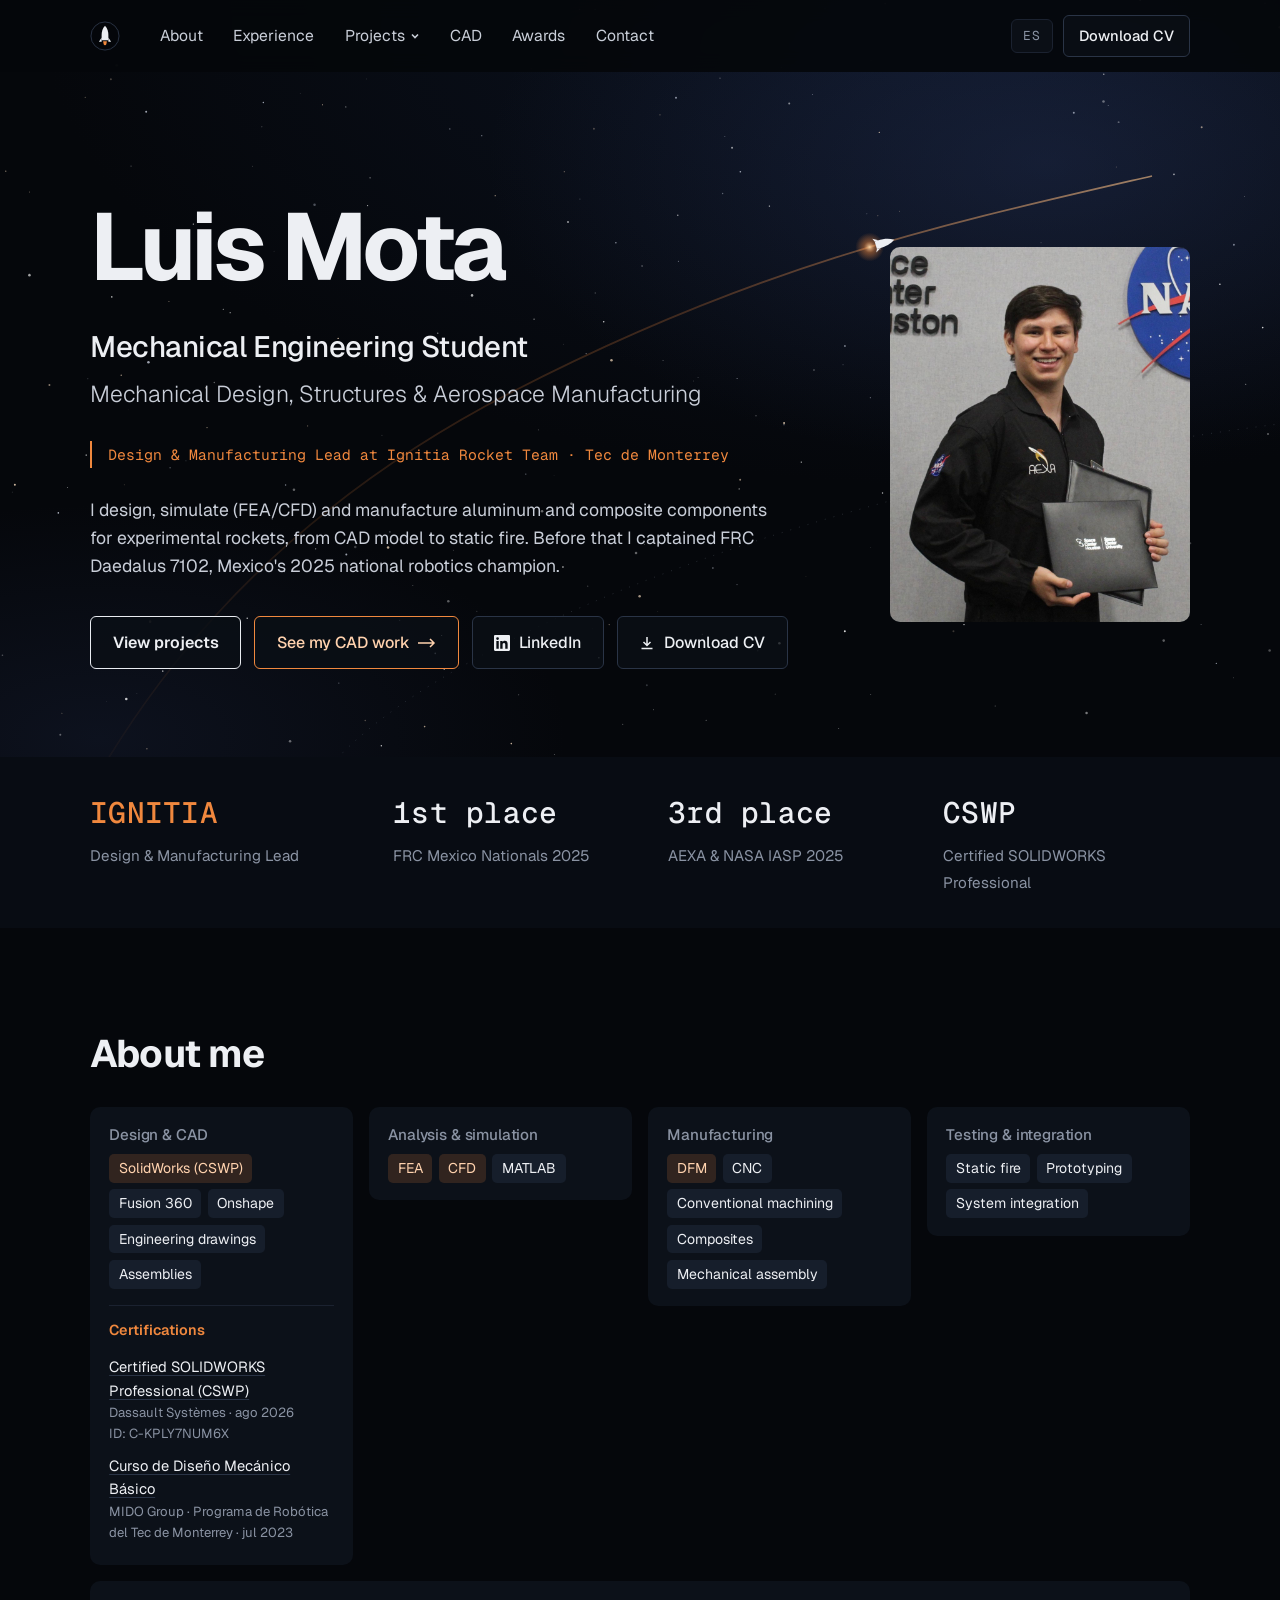
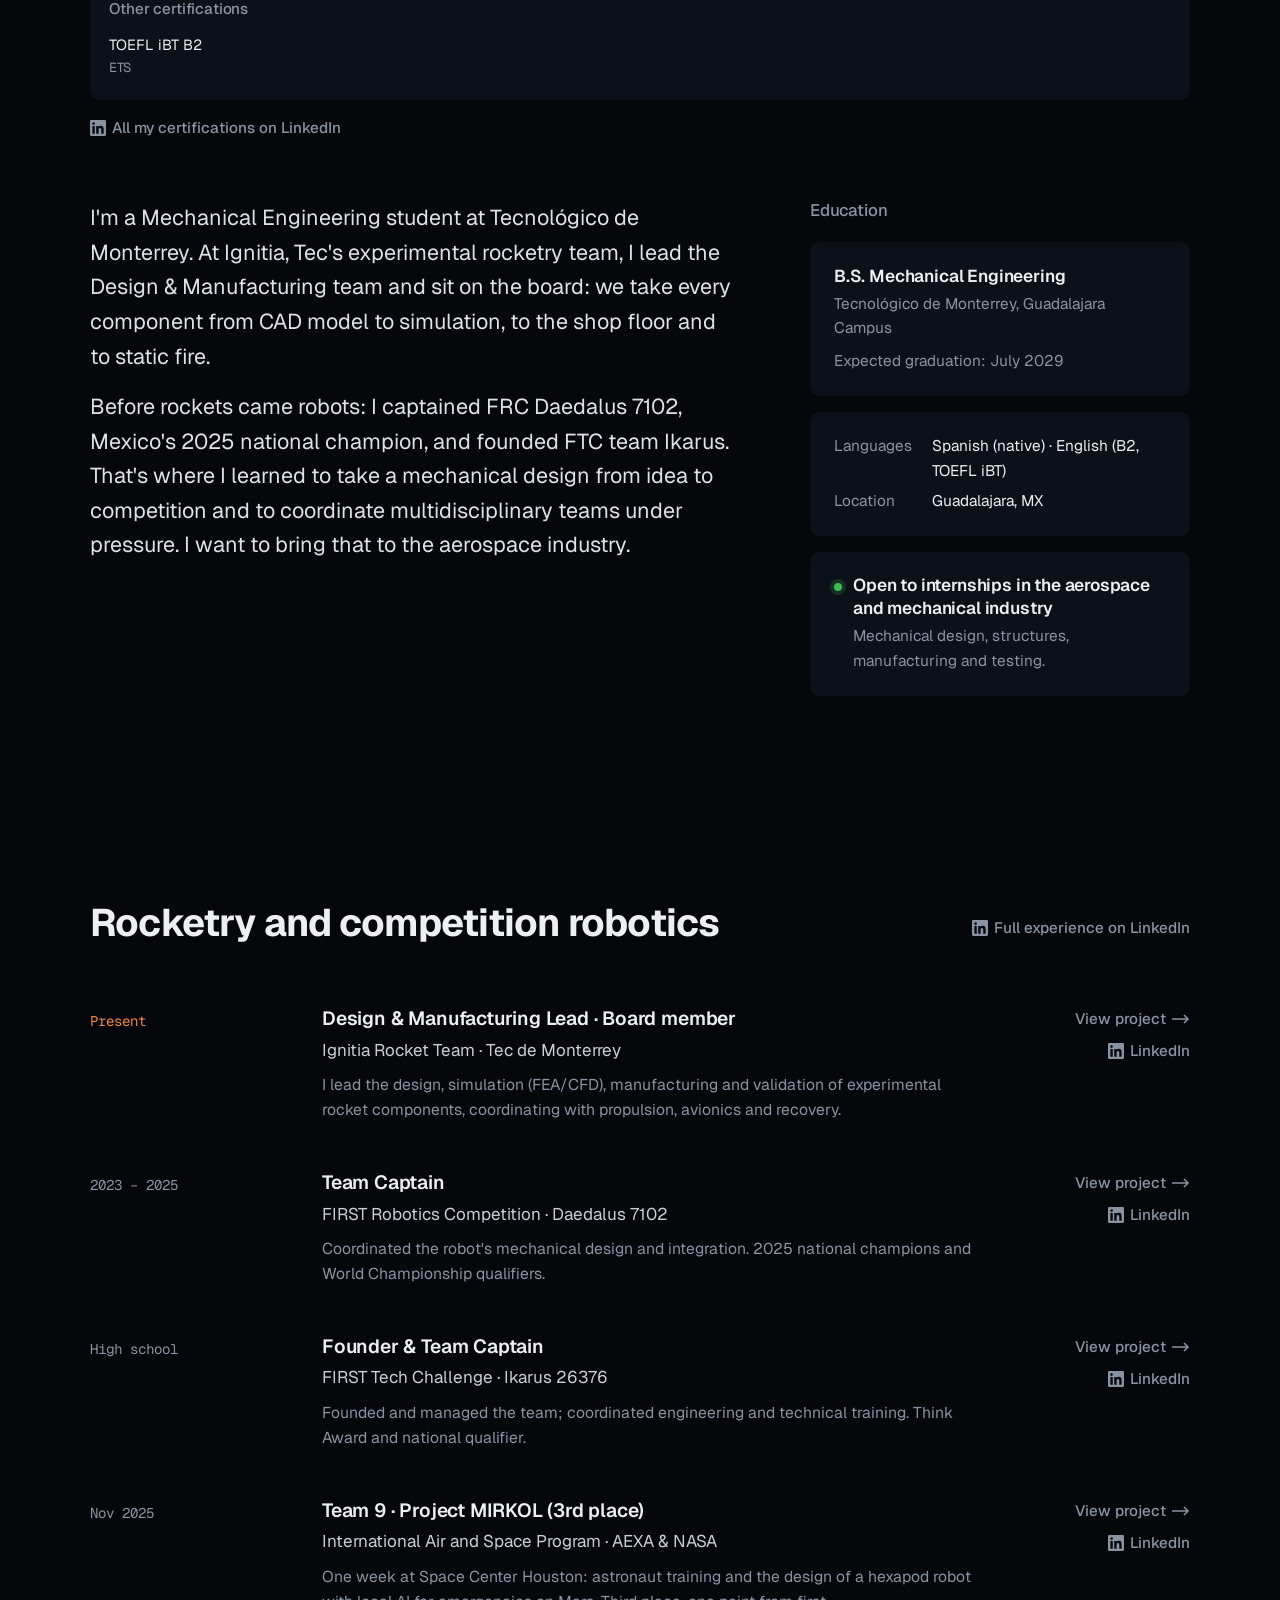
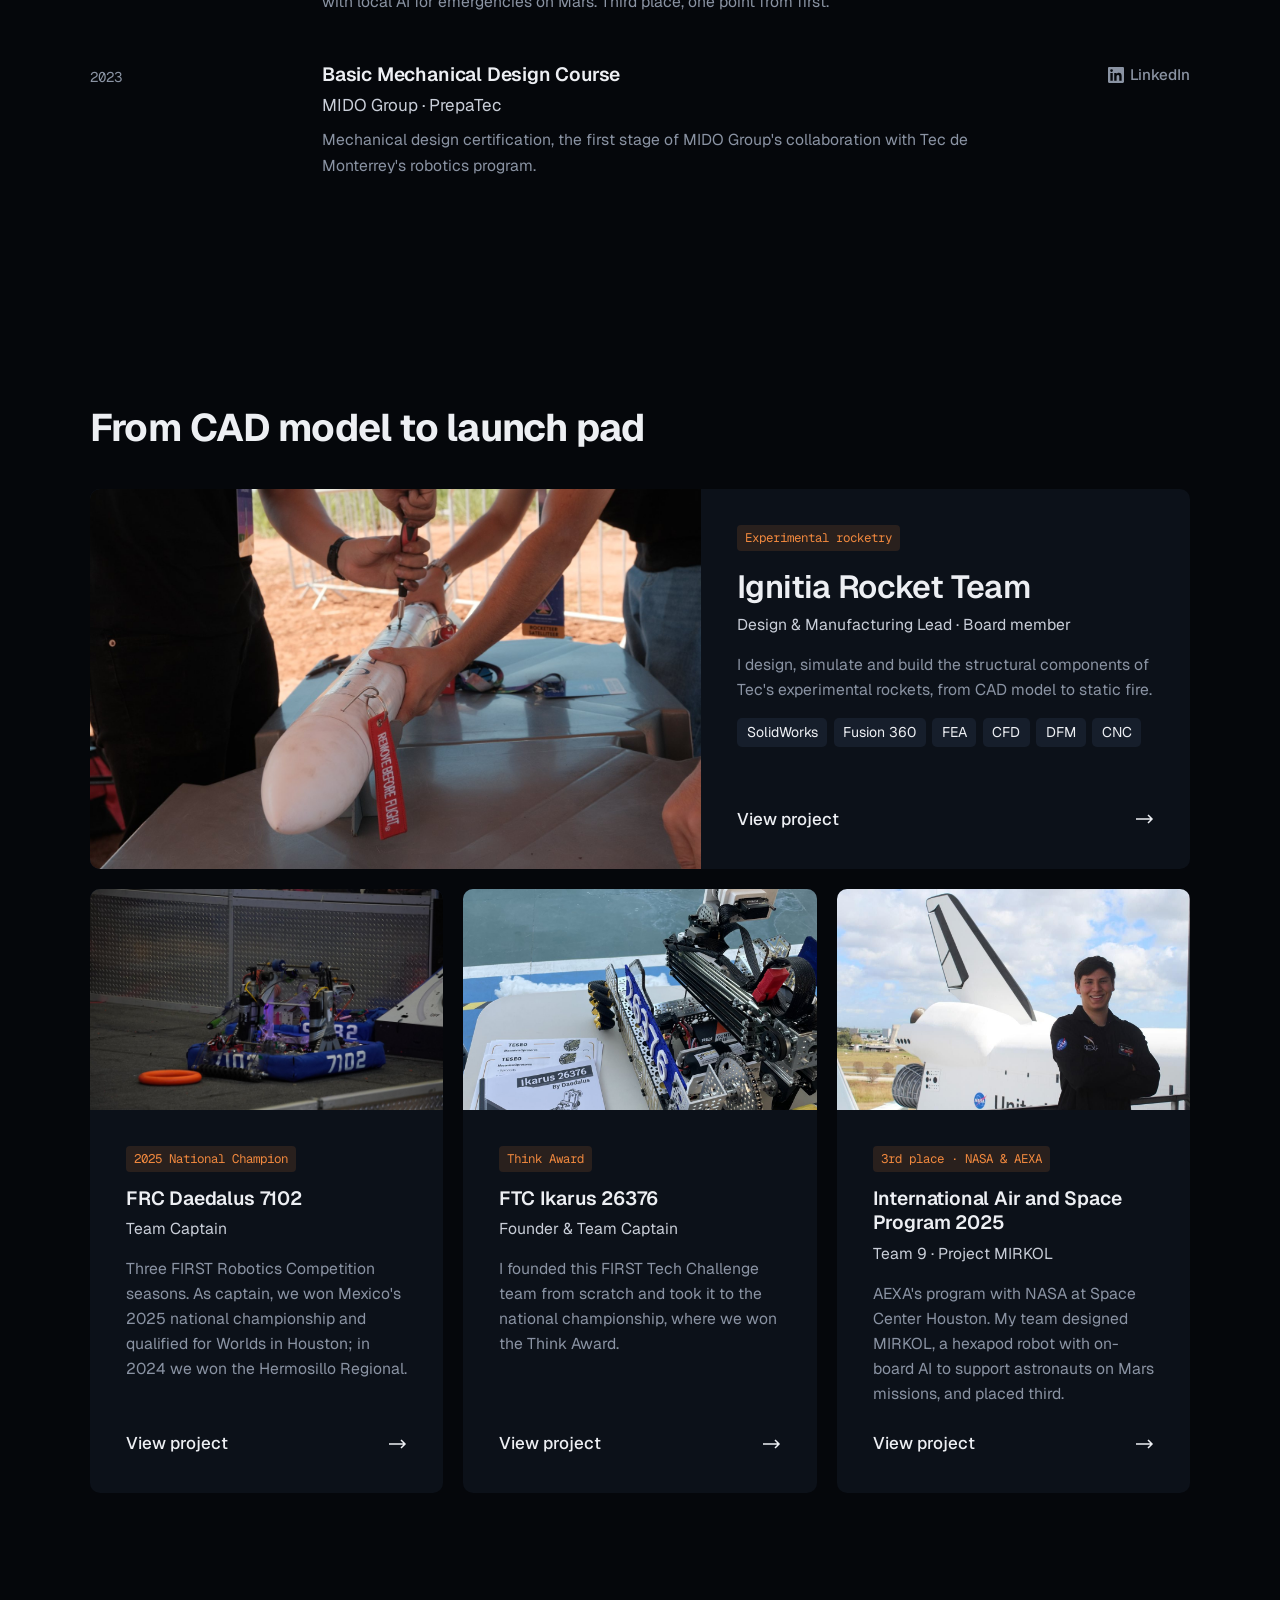
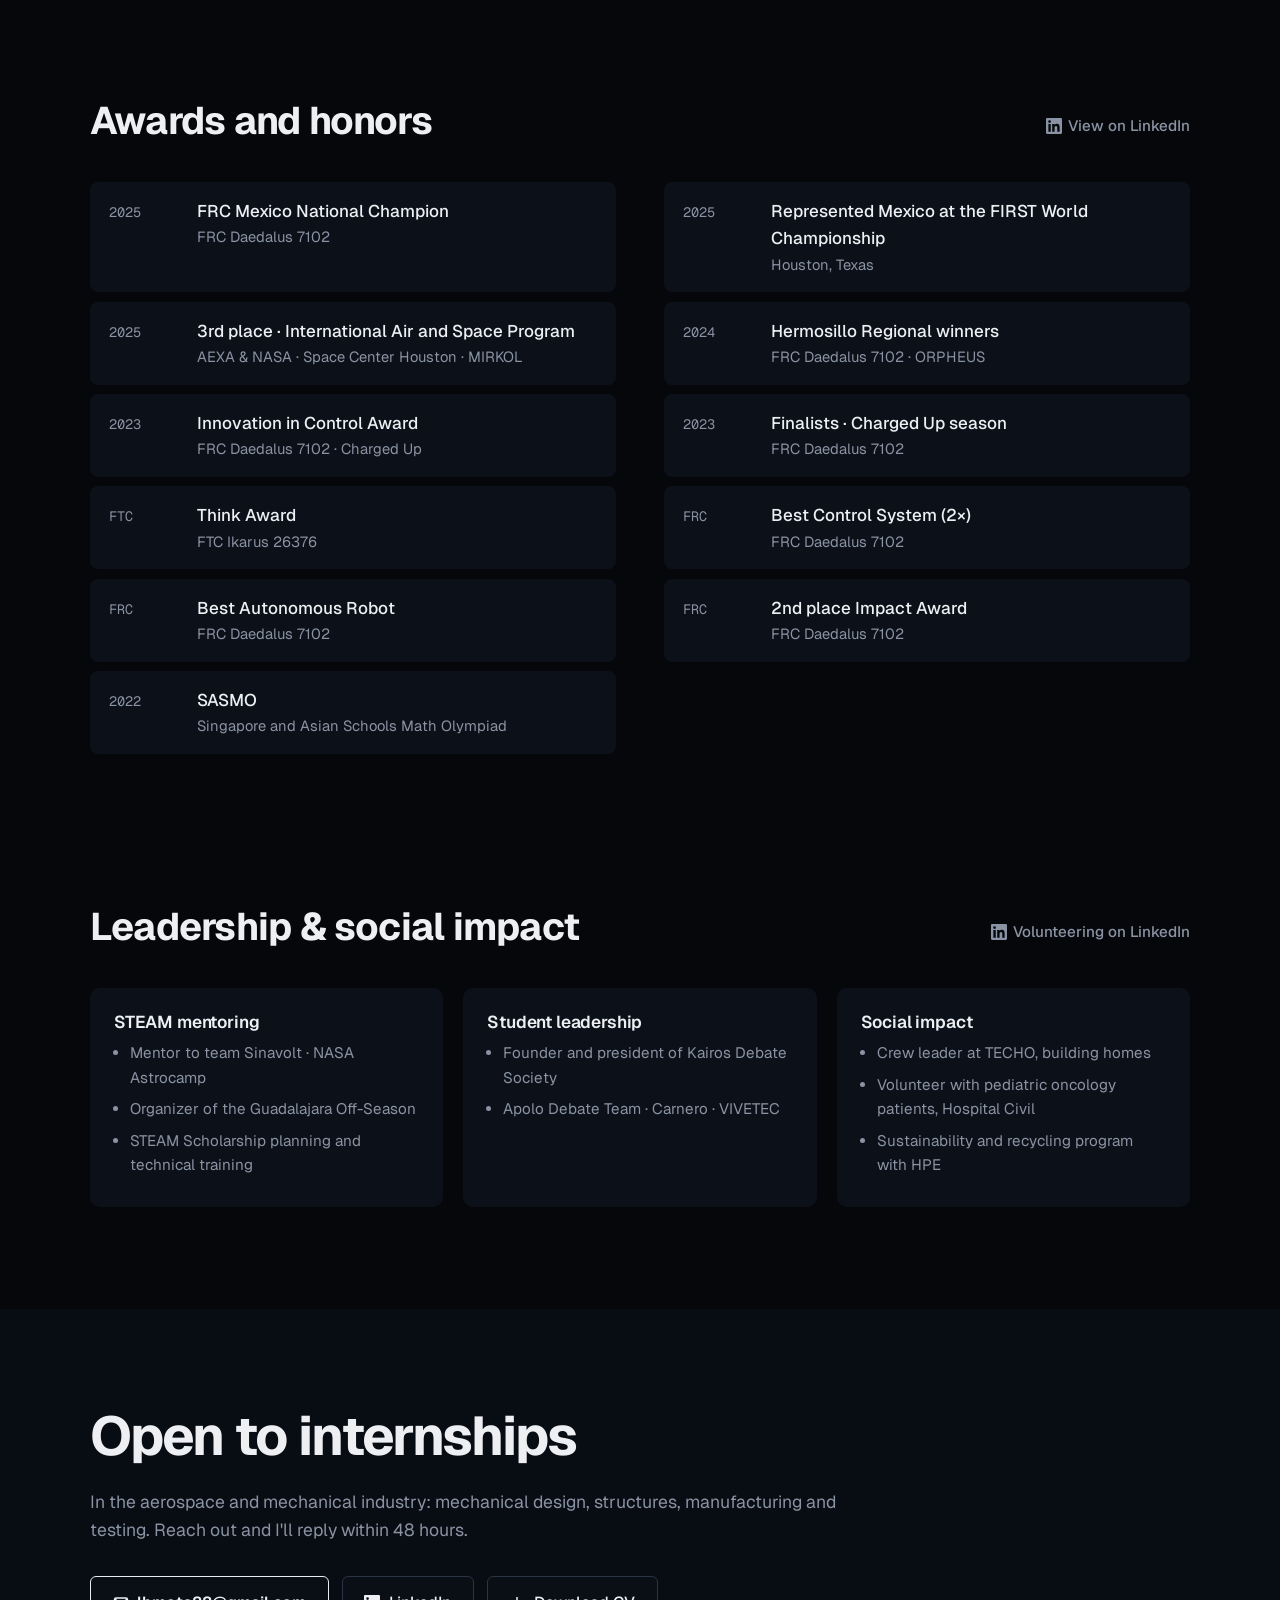
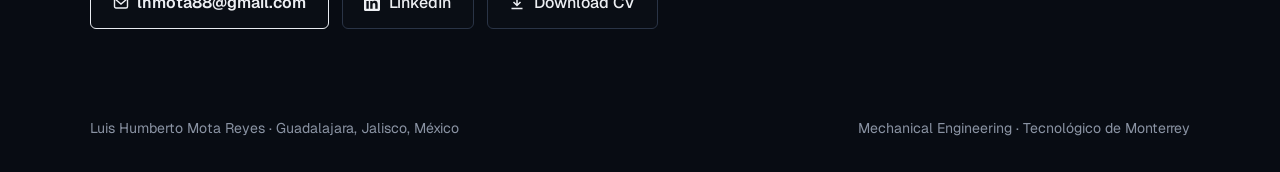
<file: index.html>
<!DOCTYPE html>
<html lang="es" data-lang="es" data-base="" data-title-es="Luis Mota — Ingeniería Mecánica · Aeroespacial" data-title-en="Luis Mota — Mechanical Engineering · Aerospace">
<head>
<meta charset="utf-8">
<meta name="viewport" content="width=device-width, initial-scale=1">
<title>Luis Mota — Ingeniería Mecánica · Aeroespacial</title>
<meta name="description" content="Luis Humberto Mota Reyes, estudiante de Ingeniería Mecánica en el Tec de Monterrey. Líder de Diseño y Manufactura en Ignitia Rocket Team. Diseño mecánico, FEA, CFD y manufactura aeroespacial.">
<meta name="theme-color" content="#05070B">
<meta property="og:title" content="Luis Mota — Mechanical Engineering · Aerospace">
<meta property="og:description" content="Luis Humberto Mota Reyes, estudiante de Ingeniería Mecánica en el Tec de Monterrey. Líder de Diseño y Manufactura en Ignitia Rocket Team. Diseño mecánico, FEA, CFD y manufactura aeroespacial.">
<meta property="og:type" content="website">
<meta property="og:locale" content="es_MX"><meta property="og:locale:alternate" content="en_US">
<link rel="icon" href="data:image/svg+xml,<svg viewBox='0 0 32 32' aria-hidden='true'><circle cx='16' cy='16' r='15' fill='none' stroke='%232A3446'/><path d='M16 5c2.6 2.6 3.6 6 3.6 10v5.5h-7.2V15c0-4 1-7.4 3.6-10z' fill='%23EDEFF3'/><path d='M12.4 17.5 9.5 22h2.9zM19.6 17.5l2.9 4.5h-2.9z' fill='%23EDEFF3'/><path d='M14 21.5h4l-.6 3.2c-.4 1.6-2.4 1.6-2.8 0z' fill='%23F0883E'/></svg>">
<link rel="preconnect" href="https://fonts.googleapis.com"><link rel="preconnect" href="https://fonts.gstatic.com" crossorigin>
<link href="https://fonts.googleapis.com/css2?family=Geist:wght@300..800&family=Geist+Mono:wght@400;500&display=swap" rel="stylesheet">
<link rel="stylesheet" href="assets/styles.css">
</head>
<body>
<div class="sky" aria-hidden="true"></div>
<header class="top">
  <div class="wrap">
    <a class="logo" href="index.html" aria-label="Luis Mota"><svg viewBox="0 0 32 32" aria-hidden="true"><circle cx="16" cy="16" r="15" fill="none" stroke="#2A3446"/>
<path d="M16 5c2.6 2.6 3.6 6 3.6 10v5.5h-7.2V15c0-4 1-7.4 3.6-10z" fill="#EDEFF3"/>
<path d="M12.4 17.5 9.5 22h2.9zM19.6 17.5l2.9 4.5h-2.9z" fill="#EDEFF3"/>
<path d="M14 21.5h4l-.6 3.2c-.4 1.6-2.4 1.6-2.8 0z" fill="#F0883E"/></svg></a>
    <nav class="nav" aria-label="Principal">
      <a href="index.html#sobre-mi"><span data-l="es">Sobre mí</span><span data-l="en">About</span></a>
      <a href="index.html#experiencia"><span data-l="es">Experiencia</span><span data-l="en">Experience</span></a>
      <div class="dd"><button type="button" aria-haspopup="true"><span data-l="es">Proyectos</span><span data-l="en">Projects</span><svg viewBox="0 0 10 10" aria-hidden="true"><path d="M2 3.5l3 3 3-3"/></svg></button><div class="dd-menu"><a href="proyectos/ignitia.html">Ignitia Rocket Team<small><span data-l="es">Líder de Diseño y Manufactura · Mesa directiva</span><span data-l="en">Design &amp; Manufacturing Lead · Board member</span></small></a><a href="proyectos/frc-daedalus.html">FRC Daedalus 7102<small><span data-l="es">Capitán</span><span data-l="en">Team Captain</span></small></a><a href="proyectos/ftc-ikarus.html">FTC Ikarus 26376<small><span data-l="es">Fundador y capitán</span><span data-l="en">Founder &amp; Team Captain</span></small></a><a href="proyectos/nasa-iasp.html">International Air and Space Program 2025<small><span data-l="es">Team 9 · Proyecto MIRKOL</span><span data-l="en">Team 9 · Project MIRKOL</span></small></a></div></div>
      <a href="cad.html">CAD</a>
      <a href="index.html#reconocimientos"><span data-l="es">Reconocimientos</span><span data-l="en">Awards</span></a>
      <a href="index.html#contacto"><span data-l="es">Contacto</span><span data-l="en">Contact</span></a>
    </nav>
    <div class="right">
      <button type="button" class="menu-btn" aria-expanded="false" aria-controls="mnav"><span data-l="es">Menú</span><span data-l="en">Menu</span></button>
      <button type="button" class="lang-btn">EN</button>
      <a class="btn sm" href="cv/Luis_Mota_CV.pdf" download><span data-l="es">Descargar CV</span><span data-l="en">Download CV</span></a>
    </div>
  </div>
  <nav class="mnav" id="mnav" aria-label="Móvil" hidden>
    <a href="index.html#sobre-mi"><span data-l="es">Sobre mí</span><span data-l="en">About</span></a>
    <a href="index.html#experiencia"><span data-l="es">Experiencia</span><span data-l="en">Experience</span></a>
    <a href="index.html#proyectos"><span data-l="es">Proyectos</span><span data-l="en">Projects</span></a>
    <a href="cad.html">CAD</a>
    <a href="index.html#reconocimientos"><span data-l="es">Reconocimientos</span><span data-l="en">Awards</span></a>
    <a href="index.html#contacto"><span data-l="es">Contacto</span><span data-l="en">Contact</span></a>
  </nav>
</header>
<main><section class="hero" id="inicio">
  <svg class="launch" viewBox="0 0 1600 1000" preserveAspectRatio="xMaxYMin slice" aria-hidden="true">
    <defs><linearGradient id="trailg" x1="0" y1="1" x2="1" y2="0"><stop offset="0" stop-color="#F0883E" stop-opacity="0"/><stop offset=".7" stop-color="#F0883E" stop-opacity=".25"/><stop offset="1" stop-color="#FFC58A" stop-opacity=".6"/></linearGradient>
    <radialGradient id="plumeg"><stop offset="0" stop-color="#FFD9A8" stop-opacity=".95"/><stop offset=".4" stop-color="#F0883E" stop-opacity=".45"/><stop offset="1" stop-color="#F0883E" stop-opacity="0"/></radialGradient></defs>
    <path id="ascent" class="trail" d="M 60 1000 C 160 780, 330 560, 640 400 S 1180 190, 1440 130" fill="none" stroke="url(#trailg)" stroke-width="2.2" pathLength="1"/>
    <g class="ship"><g transform="rotate(90)"><circle cx="0" cy="18" r="18" fill="url(#plumeg)" class="plume"/>
      <path d="M0 -14C4 -8 5 -2 5 6v4h-10v-4c0-8 1-14 5-20z" fill="#EDEFF3"/><path d="M-5 5-9 12l4-2zM5 5l4 7-4-2z" fill="#EDEFF3"/></g>
      <animateMotion dur="3.2s" begin="0.4s" fill="freeze" rotate="auto" keyPoints="0;1" keyTimes="0;1" calcMode="spline" keySplines=".45 0 .2 1"><mpath href="#ascent"/></animateMotion></g>
  </svg>
  <div class="wrap">
    <div>
      <h1>Luis Mota</h1>
      <p class="t1" data-l="es">Estudiante de Ingeniería Mecánica</p><p class="t1" data-l="en">Mechanical Engineering Student</p>
      <p class="t2" data-l="es">Diseño mecánico, estructuras y manufactura aeroespacial</p><p class="t2" data-l="en">Mechanical Design, Structures &amp; Aerospace Manufacturing</p>
      <p class="roleline" data-l="es">Líder de Diseño y Manufactura en Ignitia Rocket Team · Tec de Monterrey</p><p class="roleline" data-l="en">Design &amp; Manufacturing Lead at Ignitia Rocket Team · Tec de Monterrey</p>
      <p class="desc" data-l="es">Diseño, simulo (FEA/CFD) y fabrico componentes de aluminio y materiales compuestos para cohetes experimentales, del modelo CAD a la prueba estática. Antes fui capitán de FRC Daedalus 7102, campeón nacional de robótica 2025.</p><p class="desc" data-l="en">I design, simulate (FEA/CFD) and manufacture aluminum and composite components for experimental rockets, from CAD model to static fire. Before that I captained FRC Daedalus 7102, Mexico's 2025 national robotics champion.</p>
      <div class="cta">
        <a class="btn primary" href="#proyectos"><span data-l="es">Ver proyectos</span><span data-l="en">View projects</span></a>
        <a class="btn accent" href="cad.html"><span data-l="es">Ver mis CAD</span><span data-l="en">See my CAD work</span><svg class="arrow" viewBox="0 0 18 10" aria-hidden="true"><path d="M0 5h16M12 1l4 4-4 4"/></svg></a>
        <a class="btn" href="https://www.linkedin.com/in/luis-humberto-mota-reyes-05086a364" target="_blank" rel="noopener"><svg class="ico" viewBox="0 0 24 24" fill="currentColor" aria-hidden="true"><path d="M20.45 20.45h-3.56v-5.57c0-1.33-.02-3.04-1.85-3.04-1.85 0-2.14 1.45-2.14 2.94v5.67H9.34V9h3.42v1.56h.05c.48-.9 1.64-1.85 3.37-1.85 3.6 0 4.27 2.37 4.27 5.46v6.28zM5.34 7.43a2.06 2.06 0 1 1 0-4.13 2.06 2.06 0 0 1 0 4.13zM7.12 20.45H3.56V9h3.56v11.45zM22.22 0H1.77C.79 0 0 .77 0 1.73v20.54C0 23.23.79 24 1.77 24h20.45c.98 0 1.78-.77 1.78-1.73V1.73C24 .77 23.2 0 22.22 0z"/></svg>LinkedIn</a>
        <a class="btn" href="cv/Luis_Mota_CV.pdf" download><svg class="ico" viewBox="0 0 16 16" fill="none" stroke="currentColor" stroke-width="1.5" aria-hidden="true"><path d="M8 2v8M4.5 7 8 10.5 11.5 7M2.5 13.5h11"/></svg><span data-l="es">Descargar CV</span><span data-l="en">Download CV</span></a>
      </div>
    </div>
    <figure class="photo" style="margin:0">
      <img src="img/perfil.jpg" alt="Luis Humberto Mota Reyes" onerror="this.remove()">
    </figure>
  </div>
</section>
<div class="stats">
  <div class="wrap">
    <div class="stat"><b>IGNITIA</b><span><span data-l="es">Líder de Diseño y Manufactura</span><span data-l="en">Design &amp; Manufacturing Lead</span></span></div>
    <div class="stat"><b><span data-l="es">1er lugar</span><span data-l="en">1st place</span></b><span><span data-l="es">Nacional FRC México 2025</span><span data-l="en">FRC Mexico Nationals 2025</span></span></div>
    <div class="stat"><b><span data-l="es">3er lugar</span><span data-l="en">3rd place</span></b><span>AEXA &amp; NASA IASP 2025</span></div>
    <div class="stat"><b>CSWP</b><span>Certified SOLIDWORKS Professional</span></div>
  </div>
</div>
<section id="sobre-mi">
  <div class="wrap">
    <h2 class="sec-title"><span data-l="es">Sobre mí</span><span data-l="en">About me</span></h2>
    <div class="skills"><div class="skill"><h3><span data-l="es">Diseño y CAD</span><span data-l="en">Design &amp; CAD</span></h3><ul class="chips"><li class="key">SolidWorks (CSWP)</li><li>Fusion 360</li><li>Onshape</li><li><span data-l="es">Planos de ingeniería</span><span data-l="en">Engineering drawings</span></li><li><span data-l="es">Ensambles</span><span data-l="en">Assemblies</span></li></ul><div class="certs" data-area="diseno"></div></div><div class="skill"><h3><span data-l="es">Análisis y simulación</span><span data-l="en">Analysis &amp; simulation</span></h3><ul class="chips"><li class="key">FEA</li><li class="key">CFD</li><li>MATLAB</li></ul><div class="certs" data-area="analisis"></div></div><div class="skill"><h3><span data-l="es">Manufactura</span><span data-l="en">Manufacturing</span></h3><ul class="chips"><li class="key">DFM</li><li>CNC</li><li><span data-l="es">Maquinado convencional</span><span data-l="en">Conventional machining</span></li><li><span data-l="es">Materiales compuestos</span><span data-l="en">Composites</span></li><li><span data-l="es">Ensamble mecánico</span><span data-l="en">Mechanical assembly</span></li></ul><div class="certs" data-area="manufactura"></div></div><div class="skill"><h3><span data-l="es">Pruebas e integración</span><span data-l="en">Testing &amp; integration</span></h3><ul class="chips"><li>Static fire</li><li><span data-l="es">Desarrollo de prototipos</span><span data-l="en">Prototyping</span></li><li><span data-l="es">Integración de sistemas</span><span data-l="en">System integration</span></li></ul><div class="certs" data-area="pruebas"></div></div><div class="certs-other"></div></div><p class="certs-link"><a class="more" href="https://www.linkedin.com/in/luis-humberto-mota-reyes-05086a364/details/certifications/" target="_blank" rel="noopener"><svg class="ico" viewBox="0 0 24 24" fill="currentColor" aria-hidden="true"><path d="M20.45 20.45h-3.56v-5.57c0-1.33-.02-3.04-1.85-3.04-1.85 0-2.14 1.45-2.14 2.94v5.67H9.34V9h3.42v1.56h.05c.48-.9 1.64-1.85 3.37-1.85 3.6 0 4.27 2.37 4.27 5.46v6.28zM5.34 7.43a2.06 2.06 0 1 1 0-4.13 2.06 2.06 0 0 1 0 4.13zM7.12 20.45H3.56V9h3.56v11.45zM22.22 0H1.77C.79 0 0 .77 0 1.73v20.54C0 23.23.79 24 1.77 24h20.45c.98 0 1.78-.77 1.78-1.73V1.73C24 .77 23.2 0 22.22 0z"/></svg><span data-l="es">Todas mis certificaciones en LinkedIn</span><span data-l="en">All my certifications on LinkedIn</span></a></p>
    <div class="about">
      <div>
        <p class="lead" data-l="es">Soy estudiante de Ingeniería Mecánica en el Tecnológico de Monterrey. En Ignitia, el equipo de cohetería experimental del Tec, lidero el equipo de Diseño y Manufactura y formo parte de la mesa directiva: llevamos cada componente del modelo CAD a la simulación, al taller y a la prueba estática.</p><p class="lead" data-l="en">I'm a Mechanical Engineering student at Tecnológico de Monterrey. At Ignitia, Tec's experimental rocketry team, I lead the Design &amp; Manufacturing team and sit on the board: we take every component from CAD model to simulation, to the shop floor and to static fire.</p>
        <p class="lead" data-l="es">Antes de los cohetes vinieron los robots: fui capitán de FRC Daedalus 7102, campeón nacional en 2025, y fundé el equipo FTC Ikarus. Ahí aprendí a llevar un diseño mecánico de la idea a la competencia y a coordinar equipos multidisciplinarios bajo presión. Busco aplicar eso en la industria aeroespacial.</p><p class="lead" data-l="en">Before rockets came robots: I captained FRC Daedalus 7102, Mexico's 2025 national champion, and founded FTC team Ikarus. That's where I learned to take a mechanical design from idea to competition and to coordinate multidisciplinary teams under pressure. I want to bring that to the aerospace industry.</p>
      </div>
      <aside class="side">
        <h3 class="side-title"><span data-l="es">Educación</span><span data-l="en">Education</span></h3>
        <div class="card">
          <h3><span data-l="es">Ingeniería Mecánica</span><span data-l="en">B.S. Mechanical Engineering</span></h3>
          <p><span data-l="es">Tecnológico de Monterrey, Campus Guadalajara</span><span data-l="en">Tecnológico de Monterrey, Guadalajara Campus</span></p>
          <p style="margin-top:.5rem"><span data-l="es">Graduación esperada: julio 2029</span><span data-l="en">Expected graduation: July 2029</span></p>
        </div>
        <div class="card">
          <dl>
            <dt><span data-l="es">Idiomas</span><span data-l="en">Languages</span></dt><dd><span data-l="es">Español (nativo) · Inglés (B2, TOEFL iBT)</span><span data-l="en">Spanish (native) · English (B2, TOEFL iBT)</span></dd>
            <dt><span data-l="es">Ubicación</span><span data-l="en">Location</span></dt><dd>Guadalajara, MX</dd>
          </dl>
        </div>
        <div class="card open-to"><i aria-hidden="true"></i><div><h3><span data-l="es">Disponible para prácticas en la industria aeroespacial y mecánica</span><span data-l="en">Open to internships in the aerospace and mechanical industry</span></h3><p><span data-l="es">Diseño mecánico, estructuras, manufactura y pruebas.</span><span data-l="en">Mechanical design, structures, manufacturing and testing.</span></p></div></div>
      </aside>
    </div>
  </div>
</section>
<section id="experiencia">
  <div class="wrap">
    <div class="sec-head">
      <div><h2><span data-l="es">Cohetería y robótica de competencia</span><span data-l="en">Rocketry and competition robotics</span></h2></div>
      <a class="more" href="https://www.linkedin.com/in/luis-humberto-mota-reyes-05086a364/details/experience/" target="_blank" rel="noopener"><svg class="ico" viewBox="0 0 24 24" fill="currentColor" aria-hidden="true"><path d="M20.45 20.45h-3.56v-5.57c0-1.33-.02-3.04-1.85-3.04-1.85 0-2.14 1.45-2.14 2.94v5.67H9.34V9h3.42v1.56h.05c.48-.9 1.64-1.85 3.37-1.85 3.6 0 4.27 2.37 4.27 5.46v6.28zM5.34 7.43a2.06 2.06 0 1 1 0-4.13 2.06 2.06 0 0 1 0 4.13zM7.12 20.45H3.56V9h3.56v11.45zM22.22 0H1.77C.79 0 0 .77 0 1.73v20.54C0 23.23.79 24 1.77 24h20.45c.98 0 1.78-.77 1.78-1.73V1.73C24 .77 23.2 0 22.22 0z"/></svg><span data-l="es">Experiencia completa en LinkedIn</span><span data-l="en">Full experience on LinkedIn</span></a>
    </div>
    <ol class="exp"><li class="now">
  <span class="when"><span data-l="es">Actual</span><span data-l="en">Present</span></span>
  <div><h3><span data-l="es">Líder de Diseño y Manufactura · Mesa directiva</span><span data-l="en">Design &amp; Manufacturing Lead · Board member</span></h3><span class="org">Ignitia Rocket Team · Tec de Monterrey</span><p data-l="es">Lidero el diseño, simulación (FEA/CFD), manufactura y validación de componentes de cohetes experimentales, en coordinación con propulsión, aviónica y recuperación.</p><p data-l="en">I lead the design, simulation (FEA/CFD), manufacturing and validation of experimental rocket components, coordinating with propulsion, avionics and recovery.</p></div>
  <div class="links"><a class="more" href="proyectos/ignitia.html"><span data-l="es">Ver proyecto</span><span data-l="en">View project</span><svg class="arrow" viewBox="0 0 18 10" aria-hidden="true"><path d="M0 5h16M12 1l4 4-4 4"/></svg></a><a class="more" href="https://www.linkedin.com/in/luis-humberto-mota-reyes-05086a364/details/experience/" target="_blank" rel="noopener"><svg class="ico" viewBox="0 0 24 24" fill="currentColor" aria-hidden="true"><path d="M20.45 20.45h-3.56v-5.57c0-1.33-.02-3.04-1.85-3.04-1.85 0-2.14 1.45-2.14 2.94v5.67H9.34V9h3.42v1.56h.05c.48-.9 1.64-1.85 3.37-1.85 3.6 0 4.27 2.37 4.27 5.46v6.28zM5.34 7.43a2.06 2.06 0 1 1 0-4.13 2.06 2.06 0 0 1 0 4.13zM7.12 20.45H3.56V9h3.56v11.45zM22.22 0H1.77C.79 0 0 .77 0 1.73v20.54C0 23.23.79 24 1.77 24h20.45c.98 0 1.78-.77 1.78-1.73V1.73C24 .77 23.2 0 22.22 0z"/></svg>LinkedIn</a></div>
</li><li>
  <span class="when"><span data-l="es">2023 – 2025</span><span data-l="en">2023 – 2025</span></span>
  <div><h3><span data-l="es">Capitán</span><span data-l="en">Team Captain</span></h3><span class="org">FIRST Robotics Competition · Daedalus 7102</span><p data-l="es">Coordiné el diseño mecánico y la integración del robot. Campeones nacionales 2025 y clasificados al Mundial en Houston.</p><p data-l="en">Coordinated the robot's mechanical design and integration. 2025 national champions and World Championship qualifiers.</p></div>
  <div class="links"><a class="more" href="proyectos/frc-daedalus.html"><span data-l="es">Ver proyecto</span><span data-l="en">View project</span><svg class="arrow" viewBox="0 0 18 10" aria-hidden="true"><path d="M0 5h16M12 1l4 4-4 4"/></svg></a><a class="more" href="https://www.linkedin.com/in/luis-humberto-mota-reyes-05086a364/details/experience/" target="_blank" rel="noopener"><svg class="ico" viewBox="0 0 24 24" fill="currentColor" aria-hidden="true"><path d="M20.45 20.45h-3.56v-5.57c0-1.33-.02-3.04-1.85-3.04-1.85 0-2.14 1.45-2.14 2.94v5.67H9.34V9h3.42v1.56h.05c.48-.9 1.64-1.85 3.37-1.85 3.6 0 4.27 2.37 4.27 5.46v6.28zM5.34 7.43a2.06 2.06 0 1 1 0-4.13 2.06 2.06 0 0 1 0 4.13zM7.12 20.45H3.56V9h3.56v11.45zM22.22 0H1.77C.79 0 0 .77 0 1.73v20.54C0 23.23.79 24 1.77 24h20.45c.98 0 1.78-.77 1.78-1.73V1.73C24 .77 23.2 0 22.22 0z"/></svg>LinkedIn</a></div>
</li><li>
  <span class="when"><span data-l="es">Preparatoria</span><span data-l="en">High school</span></span>
  <div><h3><span data-l="es">Fundador y capitán</span><span data-l="en">Founder &amp; Team Captain</span></h3><span class="org">FIRST Tech Challenge · Ikarus 26376</span><p data-l="es">Fundé y administré el equipo; coordiné la ingeniería y la capacitación técnica. Think Award y clasificación al nacional.</p><p data-l="en">Founded and managed the team; coordinated engineering and technical training. Think Award and national qualifier.</p></div>
  <div class="links"><a class="more" href="proyectos/ftc-ikarus.html"><span data-l="es">Ver proyecto</span><span data-l="en">View project</span><svg class="arrow" viewBox="0 0 18 10" aria-hidden="true"><path d="M0 5h16M12 1l4 4-4 4"/></svg></a><a class="more" href="https://www.linkedin.com/in/luis-humberto-mota-reyes-05086a364/details/experience/" target="_blank" rel="noopener"><svg class="ico" viewBox="0 0 24 24" fill="currentColor" aria-hidden="true"><path d="M20.45 20.45h-3.56v-5.57c0-1.33-.02-3.04-1.85-3.04-1.85 0-2.14 1.45-2.14 2.94v5.67H9.34V9h3.42v1.56h.05c.48-.9 1.64-1.85 3.37-1.85 3.6 0 4.27 2.37 4.27 5.46v6.28zM5.34 7.43a2.06 2.06 0 1 1 0-4.13 2.06 2.06 0 0 1 0 4.13zM7.12 20.45H3.56V9h3.56v11.45zM22.22 0H1.77C.79 0 0 .77 0 1.73v20.54C0 23.23.79 24 1.77 24h20.45c.98 0 1.78-.77 1.78-1.73V1.73C24 .77 23.2 0 22.22 0z"/></svg>LinkedIn</a></div>
</li><li>
  <span class="when"><span data-l="es">Nov 2025</span><span data-l="en">Nov 2025</span></span>
  <div><h3><span data-l="es">Team 9 · Proyecto MIRKOL (3er lugar)</span><span data-l="en">Team 9 · Project MIRKOL (3rd place)</span></h3><span class="org">International Air and Space Program · AEXA &amp; NASA</span><p data-l="es">Una semana en Space Center Houston: entrenamiento de astronauta y diseño de un robot hexápodo con IA local para emergencias en Marte. Tercer lugar, a un punto del primero.</p><p data-l="en">One week at Space Center Houston: astronaut training and the design of a hexapod robot with local AI for emergencies on Mars. Third place, one point from first.</p></div>
  <div class="links"><a class="more" href="proyectos/nasa-iasp.html"><span data-l="es">Ver proyecto</span><span data-l="en">View project</span><svg class="arrow" viewBox="0 0 18 10" aria-hidden="true"><path d="M0 5h16M12 1l4 4-4 4"/></svg></a><a class="more" href="https://www.linkedin.com/in/luis-humberto-mota-reyes-05086a364/details/experience/" target="_blank" rel="noopener"><svg class="ico" viewBox="0 0 24 24" fill="currentColor" aria-hidden="true"><path d="M20.45 20.45h-3.56v-5.57c0-1.33-.02-3.04-1.85-3.04-1.85 0-2.14 1.45-2.14 2.94v5.67H9.34V9h3.42v1.56h.05c.48-.9 1.64-1.85 3.37-1.85 3.6 0 4.27 2.37 4.27 5.46v6.28zM5.34 7.43a2.06 2.06 0 1 1 0-4.13 2.06 2.06 0 0 1 0 4.13zM7.12 20.45H3.56V9h3.56v11.45zM22.22 0H1.77C.79 0 0 .77 0 1.73v20.54C0 23.23.79 24 1.77 24h20.45c.98 0 1.78-.77 1.78-1.73V1.73C24 .77 23.2 0 22.22 0z"/></svg>LinkedIn</a></div>
</li><li>
  <span class="when"><span data-l="es">2023</span><span data-l="en">2023</span></span>
  <div><h3><span data-l="es">Curso de Diseño Mecánico Básico</span><span data-l="en">Basic Mechanical Design Course</span></h3><span class="org">MIDO Group · PrepaTec</span><p data-l="es">Certificación en diseño mecánico, primera etapa de la colaboración de MIDO Group con el programa de robótica del Tec de Monterrey.</p><p data-l="en">Mechanical design certification, the first stage of MIDO Group's collaboration with Tec de Monterrey's robotics program.</p></div>
  <div class="links"><a class="more" href="https://www.linkedin.com/in/luis-humberto-mota-reyes-05086a364/details/experience/" target="_blank" rel="noopener"><svg class="ico" viewBox="0 0 24 24" fill="currentColor" aria-hidden="true"><path d="M20.45 20.45h-3.56v-5.57c0-1.33-.02-3.04-1.85-3.04-1.85 0-2.14 1.45-2.14 2.94v5.67H9.34V9h3.42v1.56h.05c.48-.9 1.64-1.85 3.37-1.85 3.6 0 4.27 2.37 4.27 5.46v6.28zM5.34 7.43a2.06 2.06 0 1 1 0-4.13 2.06 2.06 0 0 1 0 4.13zM7.12 20.45H3.56V9h3.56v11.45zM22.22 0H1.77C.79 0 0 .77 0 1.73v20.54C0 23.23.79 24 1.77 24h20.45c.98 0 1.78-.77 1.78-1.73V1.73C24 .77 23.2 0 22.22 0z"/></svg>LinkedIn</a></div>
</li></ol>
    <span class="todo">Pendiente: fechas exactas (mes y año) de cada experiencia, como aparecen en tu LinkedIn.</span>
  </div>
</section>
<section id="proyectos">
  <div class="wrap">
    <div class="sec-head">
      <div><h2><span data-l="es">Del modelo CAD a la plataforma de lanzamiento</span><span data-l="en">From CAD model to launch pad</span></h2></div>
    </div>
    <a class="feature" href="proyectos/ignitia.html">
  <figure class="media"><svg class="art" viewBox="0 0 400 250" aria-hidden="true"><g fill="none" stroke="#EDEFF3" stroke-width="1.6" stroke-linejoin="round" opacity=".55">
<path d="M248 70c26 6 44 16 56 28-12 4-30 8-56 6l-96 0-14-17 14-17z"/><path d="M152 70l-26-26h24l30 26M152 104l-26 26h24l30-26"/><path d="M200 70v34M226 70v34"/></g>
<circle cx="112" cy="87" r="34" fill="#F0883E" opacity=".18"/><circle cx="124" cy="87" r="14" fill="#F0883E" opacity=".55"/>
<path d="M30 190C120 170 220 120 300 100" fill="none" stroke="#F0883E" stroke-width="1.4" stroke-dasharray="3 9" opacity=".6"/></svg><img src="img/ignitia.jpg" alt="Ignitia Rocket Team" loading="lazy" onerror="this.remove()"></figure>
  <div class="pbody">
    <span class="tag"><span data-l="es">Cohetería experimental</span><span data-l="en">Experimental rocketry</span></span>
    <h3>Ignitia Rocket Team</h3>
    <span class="role"><span data-l="es">Líder de Diseño y Manufactura · Mesa directiva</span><span data-l="en">Design &amp; Manufacturing Lead · Board member</span></span>
    <p data-l="es">Diseño, simulo y fabrico los componentes estructurales de los cohetes experimentales del Tec, del modelo CAD a la prueba estática.</p><p data-l="en">I design, simulate and build the structural components of Tec's experimental rockets, from CAD model to static fire.</p>
    <ul class="chips"><li>SolidWorks</li><li>Fusion 360</li><li>FEA</li><li>CFD</li><li>DFM</li><li>CNC</li></ul>
    <span class="go"><span data-l="es">Ver proyecto</span><span data-l="en">View project</span><svg class="arrow" viewBox="0 0 18 10" aria-hidden="true"><path d="M0 5h16M12 1l4 4-4 4"/></svg></span>
  </div>
</a>
    <div class="grid3"><a class="proj" href="proyectos/frc-daedalus.html">
  <figure class="media"><svg class="art" viewBox="0 0 400 250" aria-hidden="true"><g fill="none" stroke="#EDEFF3" stroke-width="1.6" stroke-linejoin="round" opacity=".55">
<rect x="110" y="120" width="180" height="56" rx="6"/><circle cx="140" cy="186" r="16"/><circle cx="200" cy="186" r="16"/><circle cx="260" cy="186" r="16"/>
<path d="M240 120V78l46-26M286 52l20 8M286 52l14-16"/><path d="M130 120V100h60v20"/></g>
<circle cx="200" cy="186" r="5" fill="#F0883E"/><circle cx="140" cy="186" r="5" fill="#F0883E" opacity=".6"/><circle cx="260" cy="186" r="5" fill="#F0883E" opacity=".6"/></svg><img src="img/frc-daedalus.jpg" alt="FRC Daedalus 7102" loading="lazy" onerror="this.remove()"></figure>
  <div class="pbody">
    <span class="tag"><span data-l="es">Campeón Nacional 2025</span><span data-l="en">2025 National Champion</span></span>
    <h3>FRC Daedalus 7102</h3>
    <span class="role"><span data-l="es">Capitán</span><span data-l="en">Team Captain</span></span>
    <p data-l="es">Tres temporadas en FIRST Robotics Competition. Como capitán, ganamos el campeonato nacional de México 2025 y clasificamos al Mundial en Houston; en 2024 ganamos el Regional Hermosillo.</p><p data-l="en">Three FIRST Robotics Competition seasons. As captain, we won Mexico's 2025 national championship and qualified for Worlds in Houston; in 2024 we won the Hermosillo Regional.</p>
    
    <span class="go"><span data-l="es">Ver proyecto</span><span data-l="en">View project</span><svg class="arrow" viewBox="0 0 18 10" aria-hidden="true"><path d="M0 5h16M12 1l4 4-4 4"/></svg></span>
  </div>
</a><a class="proj" href="proyectos/ftc-ikarus.html">
  <figure class="media"><svg class="art" viewBox="0 0 400 250" aria-hidden="true"><g fill="none" stroke="#EDEFF3" stroke-width="1.6" stroke-linejoin="round" opacity=".55">
<rect x="110" y="120" width="180" height="56" rx="6"/><circle cx="140" cy="186" r="16"/><circle cx="200" cy="186" r="16"/><circle cx="260" cy="186" r="16"/>
<path d="M240 120V78l46-26M286 52l20 8M286 52l14-16"/><path d="M130 120V100h60v20"/></g>
<circle cx="200" cy="186" r="5" fill="#F0883E"/><circle cx="140" cy="186" r="5" fill="#F0883E" opacity=".6"/><circle cx="260" cy="186" r="5" fill="#F0883E" opacity=".6"/></svg><img src="img/ftc-ikarus.jpg" alt="FTC Ikarus 26376" loading="lazy" onerror="this.remove()"></figure>
  <div class="pbody">
    <span class="tag"><span data-l="es">Think Award</span><span data-l="en">Think Award</span></span>
    <h3>FTC Ikarus 26376</h3>
    <span class="role"><span data-l="es">Fundador y capitán</span><span data-l="en">Founder &amp; Team Captain</span></span>
    <p data-l="es">Fundé desde cero este equipo de FIRST Tech Challenge y lo llevamos al campeonato nacional, donde ganamos el Think Award.</p><p data-l="en">I founded this FIRST Tech Challenge team from scratch and took it to the national championship, where we won the Think Award.</p>
    
    <span class="go"><span data-l="es">Ver proyecto</span><span data-l="en">View project</span><svg class="arrow" viewBox="0 0 18 10" aria-hidden="true"><path d="M0 5h16M12 1l4 4-4 4"/></svg></span>
  </div>
</a><a class="proj" href="proyectos/nasa-iasp.html">
  <figure class="media"><svg class="art" viewBox="0 0 400 250" aria-hidden="true"><ellipse cx="200" cy="125" rx="150" ry="46" transform="rotate(-14 200 125)" fill="none" stroke="#EDEFF3" stroke-width="1.4" opacity=".4"/>
<circle cx="200" cy="125" r="34" fill="#1B2436"/><circle cx="318" cy="88" r="6" fill="#F0883E"/></svg><img src="img/nasa-iasp.jpg" alt="International Air and Space Program 2025" loading="lazy" onerror="this.remove()"></figure>
  <div class="pbody">
    <span class="tag"><span data-l="es">3er lugar · NASA &amp; AEXA</span><span data-l="en">3rd place · NASA &amp; AEXA</span></span>
    <h3>International Air and Space Program 2025</h3>
    <span class="role"><span data-l="es">Team 9 · Proyecto MIRKOL</span><span data-l="en">Team 9 · Project MIRKOL</span></span>
    <p data-l="es">Programa de AEXA con la NASA en Space Center Houston. Mi equipo diseñó MIRKOL, un robot hexápodo con IA local para apoyar a astronautas en misiones a Marte, y obtuvo el tercer lugar.</p><p data-l="en">AEXA's program with NASA at Space Center Houston. My team designed MIRKOL, a hexapod robot with on-board AI to support astronauts on Mars missions, and placed third.</p>
    
    <span class="go"><span data-l="es">Ver proyecto</span><span data-l="en">View project</span><svg class="arrow" viewBox="0 0 18 10" aria-hidden="true"><path d="M0 5h16M12 1l4 4-4 4"/></svg></span>
  </div>
</a></div>
  </div>
</section>
<section id="reconocimientos">
  <div class="wrap">
    <div class="sec-head">
      <div><h2><span data-l="es">Premios y distinciones</span><span data-l="en">Awards and honors</span></h2></div>
      <a class="more" href="https://www.linkedin.com/in/luis-humberto-mota-reyes-05086a364/details/honors/" target="_blank" rel="noopener"><svg class="ico" viewBox="0 0 24 24" fill="currentColor" aria-hidden="true"><path d="M20.45 20.45h-3.56v-5.57c0-1.33-.02-3.04-1.85-3.04-1.85 0-2.14 1.45-2.14 2.94v5.67H9.34V9h3.42v1.56h.05c.48-.9 1.64-1.85 3.37-1.85 3.6 0 4.27 2.37 4.27 5.46v6.28zM5.34 7.43a2.06 2.06 0 1 1 0-4.13 2.06 2.06 0 0 1 0 4.13zM7.12 20.45H3.56V9h3.56v11.45zM22.22 0H1.77C.79 0 0 .77 0 1.73v20.54C0 23.23.79 24 1.77 24h20.45c.98 0 1.78-.77 1.78-1.73V1.73C24 .77 23.2 0 22.22 0z"/></svg><span data-l="es">Ver en LinkedIn</span><span data-l="en">View on LinkedIn</span></a>
    </div>
    <ul class="awards"><li><span class="yr">2025</span><div><strong><span data-l="es">Campeón Nacional FRC México</span><span data-l="en">FRC Mexico National Champion</span></strong><span class="sub">FRC Daedalus 7102</span></div></li><li><span class="yr">2025</span><div><strong><span data-l="es">Representante de México en el Mundial de robótica</span><span data-l="en">Represented Mexico at the FIRST World Championship</span></strong><span class="sub">Houston, Texas</span></div></li><li><span class="yr">2025</span><div><strong><span data-l="es">3er lugar · International Air and Space Program</span><span data-l="en">3rd place · International Air and Space Program</span></strong><span class="sub">AEXA &amp; NASA · Space Center Houston · MIRKOL</span></div></li><li><span class="yr">2024</span><div><strong><span data-l="es">Ganadores del Regional Hermosillo</span><span data-l="en">Hermosillo Regional winners</span></strong><span class="sub">FRC Daedalus 7102 · ORPHEUS</span></div></li><li><span class="yr">2023</span><div><strong><span data-l="es">Innovation in Control Award</span><span data-l="en">Innovation in Control Award</span></strong><span class="sub">FRC Daedalus 7102 · Charged Up</span></div></li><li><span class="yr">2023</span><div><strong><span data-l="es">Finalistas · temporada Charged Up</span><span data-l="en">Finalists · Charged Up season</span></strong><span class="sub">FRC Daedalus 7102</span></div></li><li><span class="yr">FTC</span><div><strong><span data-l="es">Think Award</span><span data-l="en">Think Award</span></strong><span class="sub">FTC Ikarus 26376</span></div></li><li><span class="yr">FRC</span><div><strong><span data-l="es">Mejor Sistema de Control (2 veces)</span><span data-l="en">Best Control System (2×)</span></strong><span class="sub">FRC Daedalus 7102</span></div></li><li><span class="yr">FRC</span><div><strong><span data-l="es">Mejor Robot Autónomo</span><span data-l="en">Best Autonomous Robot</span></strong><span class="sub">FRC Daedalus 7102</span></div></li><li><span class="yr">FRC</span><div><strong><span data-l="es">2º lugar Impact Award</span><span data-l="en">2nd place Impact Award</span></strong><span class="sub">FRC Daedalus 7102</span></div></li><li><span class="yr">2022</span><div><strong><span data-l="es">SASMO</span><span data-l="en">SASMO</span></strong><span class="sub">Singapore and Asian Schools Math Olympiad</span></div></li></ul>
  </div>
</section>
<section id="liderazgo" style="padding-top:clamp(2rem,4vw,3rem)">
  <div class="wrap">
    <div class="sec-head">
      <div><h2><span data-l="es">Liderazgo e impacto social</span><span data-l="en">Leadership &amp; social impact</span></h2></div>
      <a class="more" href="https://www.linkedin.com/in/luis-humberto-mota-reyes-05086a364/details/volunteering-experiences/" target="_blank" rel="noopener"><svg class="ico" viewBox="0 0 24 24" fill="currentColor" aria-hidden="true"><path d="M20.45 20.45h-3.56v-5.57c0-1.33-.02-3.04-1.85-3.04-1.85 0-2.14 1.45-2.14 2.94v5.67H9.34V9h3.42v1.56h.05c.48-.9 1.64-1.85 3.37-1.85 3.6 0 4.27 2.37 4.27 5.46v6.28zM5.34 7.43a2.06 2.06 0 1 1 0-4.13 2.06 2.06 0 0 1 0 4.13zM7.12 20.45H3.56V9h3.56v11.45zM22.22 0H1.77C.79 0 0 .77 0 1.73v20.54C0 23.23.79 24 1.77 24h20.45c.98 0 1.78-.77 1.78-1.73V1.73C24 .77 23.2 0 22.22 0z"/></svg><span data-l="es">Voluntariado en LinkedIn</span><span data-l="en">Volunteering on LinkedIn</span></a>
    </div>
    <div class="cols"><div class="card"><h3><span data-l="es">Mentoría STEAM</span><span data-l="en">STEAM mentoring</span></h3><div data-l="es"><ul><li>Mentor del equipo Sinavolt · NASA Astrocamp</li><li>Organización del Off-Season Guadalajara</li><li>Planeación de la Beca STEAM y capacitaciones técnicas</li></ul></div><div data-l="en"><ul><li>Mentor to team Sinavolt · NASA Astrocamp</li><li>Organizer of the Guadalajara Off-Season</li><li>STEAM Scholarship planning and technical training</li></ul></div></div><div class="card"><h3><span data-l="es">Liderazgo estudiantil</span><span data-l="en">Student leadership</span></h3><div data-l="es"><ul><li>Fundador y presidente de la Sociedad de Debate Kairos</li><li>Equipo de debate Apolo · Carnero · VIVETEC</li></ul></div><div data-l="en"><ul><li>Founder and president of Kairos Debate Society</li><li>Apolo Debate Team · Carnero · VIVETEC</li></ul></div></div><div class="card"><h3><span data-l="es">Impacto social</span><span data-l="en">Social impact</span></h3><div data-l="es"><ul><li>Líder de cuadrilla en TECHO, construcción de viviendas</li><li>Voluntariado con niños de oncología, Hospital Civil</li><li>Programa de sustentabilidad y reciclaje con HPE</li></ul></div><div data-l="en"><ul><li>Crew leader at TECHO, building homes</li><li>Volunteer with pediatric oncology patients, Hospital Civil</li><li>Sustainability and recycling program with HPE</li></ul></div></div></div>
  </div>
</section>
</main>
<section class="contact" id="contacto">
  <div class="wrap">
    <h2><span data-l="es">Abierto a prácticas</span><span data-l="en">Open to internships</span></h2>
    <p><span data-l="es">En la industria aeroespacial y mecánica: diseño mecánico, estructuras, manufactura y pruebas. Escríbeme y te respondo en menos de 48 horas.</span><span data-l="en">In the aerospace and mechanical industry: mechanical design, structures, manufacturing and testing. Reach out and I'll reply within 48 hours.</span></p>
    <div class="cta">
      <a class="btn primary" href="mailto:lhmota88@gmail.com"><svg class="ico" viewBox="0 0 16 16" fill="none" stroke="currentColor" stroke-width="1.4" aria-hidden="true"><rect x="1.5" y="3" width="13" height="10" rx="1.5"/><path d="m2 4 6 5 6-5"/></svg>lhmota88@gmail.com</a>
      <a class="btn" href="https://www.linkedin.com/in/luis-humberto-mota-reyes-05086a364" target="_blank" rel="noopener"><svg class="ico" viewBox="0 0 24 24" fill="currentColor" aria-hidden="true"><path d="M20.45 20.45h-3.56v-5.57c0-1.33-.02-3.04-1.85-3.04-1.85 0-2.14 1.45-2.14 2.94v5.67H9.34V9h3.42v1.56h.05c.48-.9 1.64-1.85 3.37-1.85 3.6 0 4.27 2.37 4.27 5.46v6.28zM5.34 7.43a2.06 2.06 0 1 1 0-4.13 2.06 2.06 0 0 1 0 4.13zM7.12 20.45H3.56V9h3.56v11.45zM22.22 0H1.77C.79 0 0 .77 0 1.73v20.54C0 23.23.79 24 1.77 24h20.45c.98 0 1.78-.77 1.78-1.73V1.73C24 .77 23.2 0 22.22 0z"/></svg>LinkedIn</a>
      <a class="btn" href="cv/Luis_Mota_CV.pdf" download><svg class="ico" viewBox="0 0 16 16" fill="none" stroke="currentColor" stroke-width="1.5" aria-hidden="true"><path d="M8 2v8M4.5 7 8 10.5 11.5 7M2.5 13.5h11"/></svg><span data-l="es">Descargar CV</span><span data-l="en">Download CV</span></a>
    </div>
    <div class="foot">
      <span>Luis Humberto Mota Reyes · Guadalajara, Jalisco, México</span>
      <span><span data-l="es">Ingeniería Mecánica · Tecnológico de Monterrey</span><span data-l="en">Mechanical Engineering · Tecnológico de Monterrey</span></span>
    </div>
  </div>
</section>
<script src="assets/data/certificaciones.js"></script>
<script src="assets/data/cad.js"></script>
<script src="assets/render.js"></script>
<script src="assets/main.js"></script>
</body>
</html>
</file>
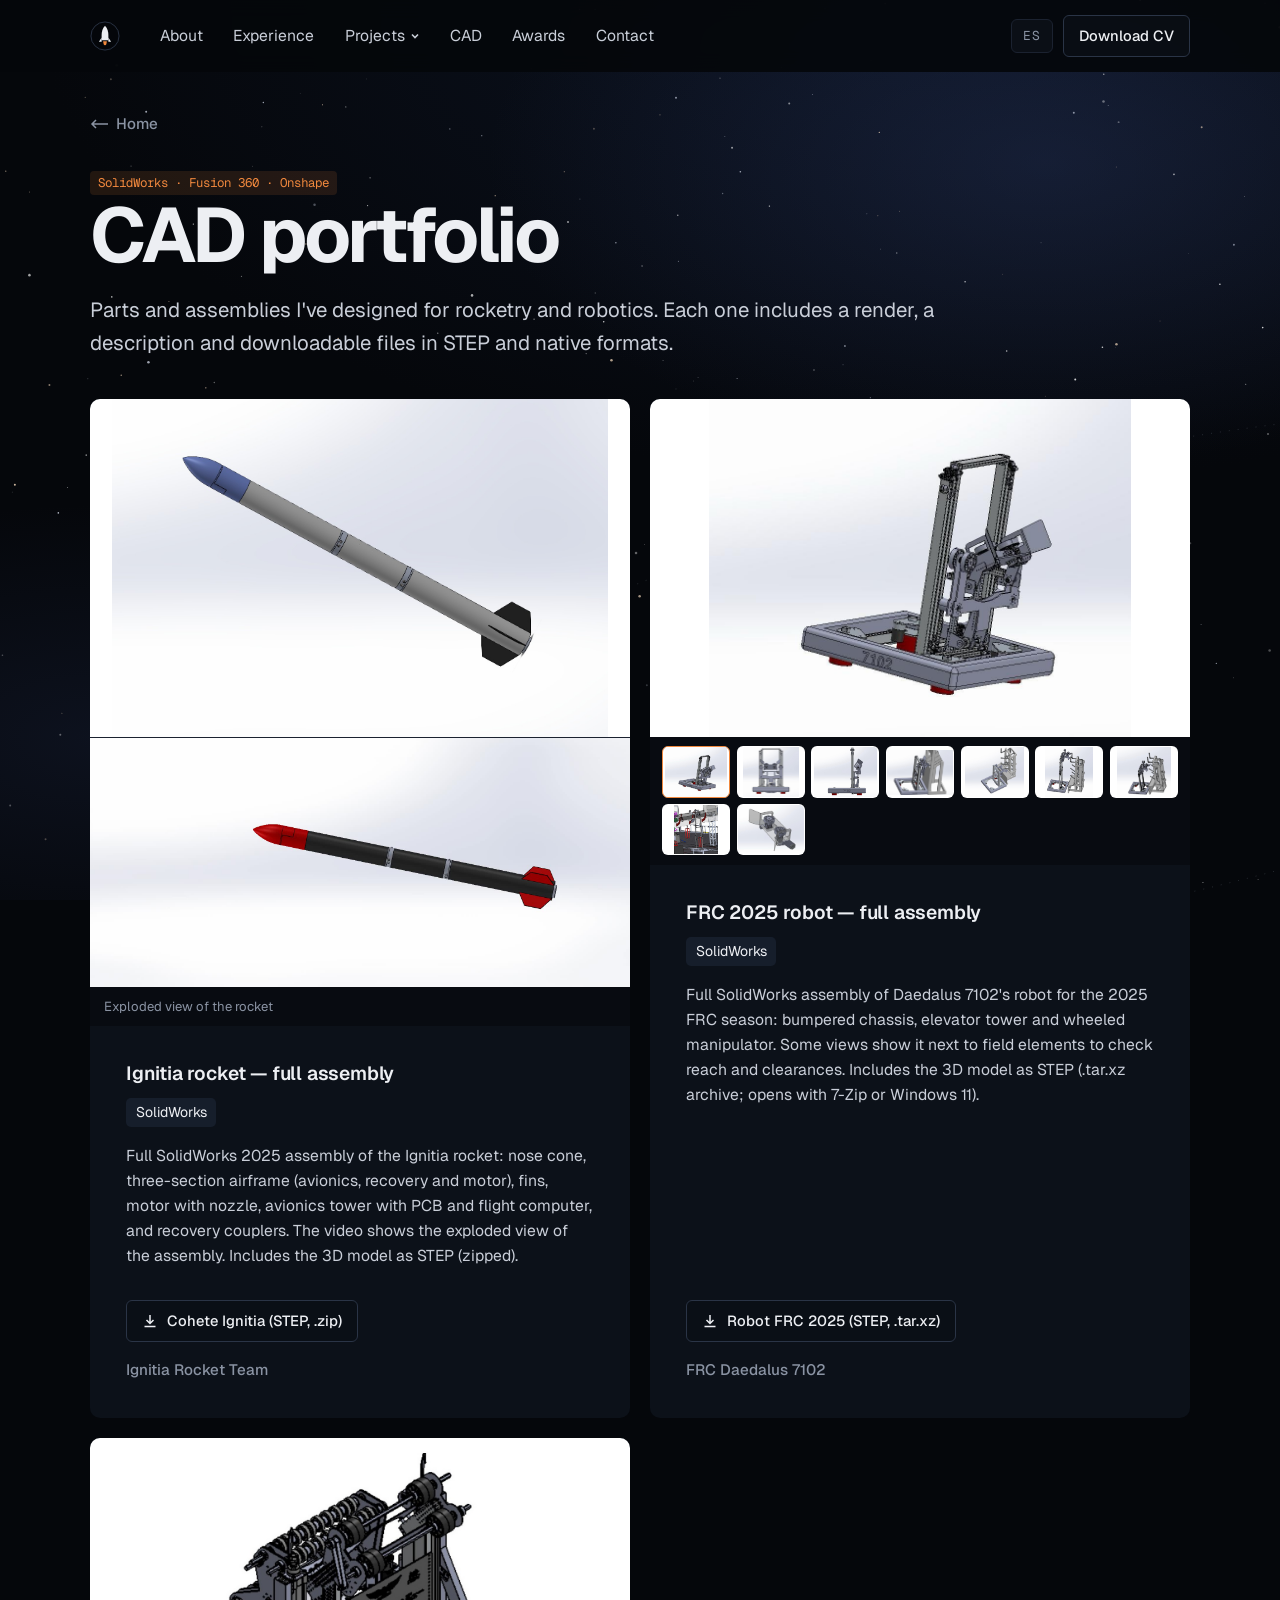
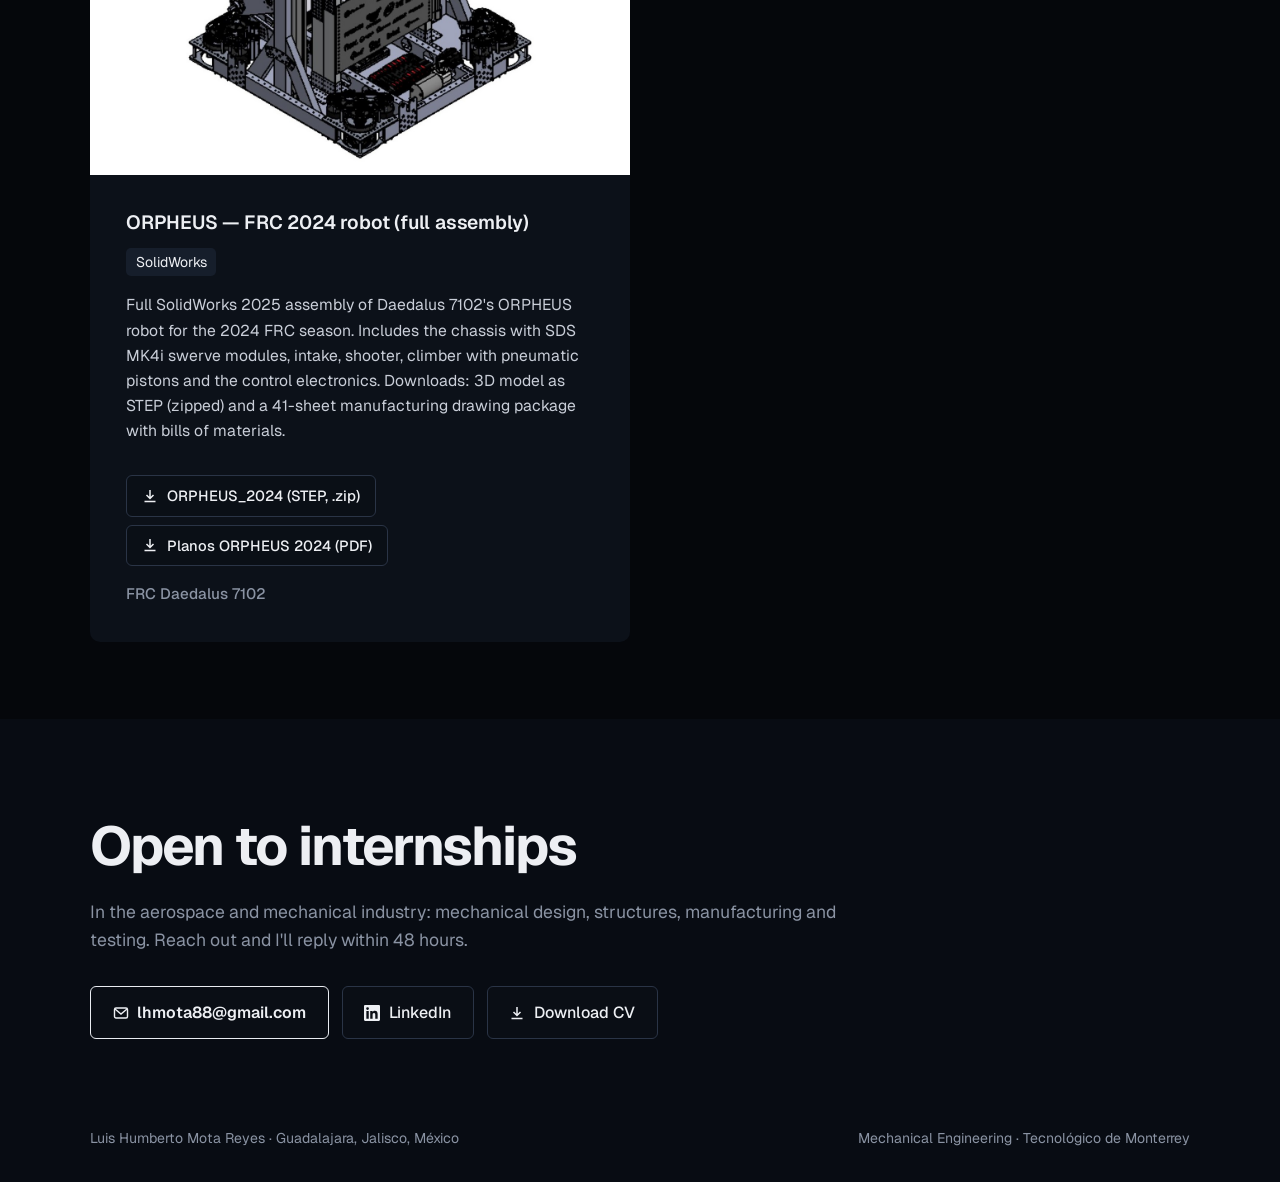
<file: cad.html>
<!DOCTYPE html>
<html lang="es" data-lang="es" data-base="" data-title-es="Portafolio CAD — Luis Mota" data-title-en="CAD Portfolio — Luis Mota">
<head>
<meta charset="utf-8">
<meta name="viewport" content="width=device-width, initial-scale=1">
<title>Portafolio CAD — Luis Mota</title>
<meta name="description" content="Renders, descripciones y archivos descargables de los diseños CAD de Luis Humberto Mota Reyes.">
<meta name="theme-color" content="#05070B">
<meta property="og:title" content="CAD Portfolio — Luis Mota">
<meta property="og:description" content="Renders, descripciones y archivos descargables de los diseños CAD de Luis Humberto Mota Reyes.">
<meta property="og:type" content="website">
<meta property="og:locale" content="es_MX"><meta property="og:locale:alternate" content="en_US">
<link rel="icon" href="data:image/svg+xml,<svg viewBox='0 0 32 32' aria-hidden='true'><circle cx='16' cy='16' r='15' fill='none' stroke='%232A3446'/><path d='M16 5c2.6 2.6 3.6 6 3.6 10v5.5h-7.2V15c0-4 1-7.4 3.6-10z' fill='%23EDEFF3'/><path d='M12.4 17.5 9.5 22h2.9zM19.6 17.5l2.9 4.5h-2.9z' fill='%23EDEFF3'/><path d='M14 21.5h4l-.6 3.2c-.4 1.6-2.4 1.6-2.8 0z' fill='%23F0883E'/></svg>">
<link rel="preconnect" href="https://fonts.googleapis.com"><link rel="preconnect" href="https://fonts.gstatic.com" crossorigin>
<link href="https://fonts.googleapis.com/css2?family=Geist:wght@300..800&family=Geist+Mono:wght@400;500&display=swap" rel="stylesheet">
<link rel="stylesheet" href="assets/styles.css">
</head>
<body>
<div class="sky" aria-hidden="true"></div>
<header class="top">
  <div class="wrap">
    <a class="logo" href="index.html" aria-label="Luis Mota"><svg viewBox="0 0 32 32" aria-hidden="true"><circle cx="16" cy="16" r="15" fill="none" stroke="#2A3446"/>
<path d="M16 5c2.6 2.6 3.6 6 3.6 10v5.5h-7.2V15c0-4 1-7.4 3.6-10z" fill="#EDEFF3"/>
<path d="M12.4 17.5 9.5 22h2.9zM19.6 17.5l2.9 4.5h-2.9z" fill="#EDEFF3"/>
<path d="M14 21.5h4l-.6 3.2c-.4 1.6-2.4 1.6-2.8 0z" fill="#F0883E"/></svg></a>
    <nav class="nav" aria-label="Principal">
      <a href="index.html#sobre-mi"><span data-l="es">Sobre mí</span><span data-l="en">About</span></a>
      <a href="index.html#experiencia"><span data-l="es">Experiencia</span><span data-l="en">Experience</span></a>
      <div class="dd"><button type="button" aria-haspopup="true"><span data-l="es">Proyectos</span><span data-l="en">Projects</span><svg viewBox="0 0 10 10" aria-hidden="true"><path d="M2 3.5l3 3 3-3"/></svg></button><div class="dd-menu"><a href="proyectos/ignitia.html">Ignitia Rocket Team<small><span data-l="es">Líder de Diseño y Manufactura · Mesa directiva</span><span data-l="en">Design &amp; Manufacturing Lead · Board member</span></small></a><a href="proyectos/frc-daedalus.html">FRC Daedalus 7102<small><span data-l="es">Capitán</span><span data-l="en">Team Captain</span></small></a><a href="proyectos/ftc-ikarus.html">FTC Ikarus 26376<small><span data-l="es">Fundador y capitán</span><span data-l="en">Founder &amp; Team Captain</span></small></a><a href="proyectos/nasa-iasp.html">International Air and Space Program 2025<small><span data-l="es">Team 9 · Proyecto MIRKOL</span><span data-l="en">Team 9 · Project MIRKOL</span></small></a></div></div>
      <a href="cad.html">CAD</a>
      <a href="index.html#reconocimientos"><span data-l="es">Reconocimientos</span><span data-l="en">Awards</span></a>
      <a href="index.html#contacto"><span data-l="es">Contacto</span><span data-l="en">Contact</span></a>
    </nav>
    <div class="right">
      <button type="button" class="menu-btn" aria-expanded="false" aria-controls="mnav"><span data-l="es">Menú</span><span data-l="en">Menu</span></button>
      <button type="button" class="lang-btn">EN</button>
      <a class="btn sm" href="cv/Luis_Mota_CV.pdf" download><span data-l="es">Descargar CV</span><span data-l="en">Download CV</span></a>
    </div>
  </div>
  <nav class="mnav" id="mnav" aria-label="Móvil" hidden>
    <a href="index.html#sobre-mi"><span data-l="es">Sobre mí</span><span data-l="en">About</span></a>
    <a href="index.html#experiencia"><span data-l="es">Experiencia</span><span data-l="en">Experience</span></a>
    <a href="index.html#proyectos"><span data-l="es">Proyectos</span><span data-l="en">Projects</span></a>
    <a href="cad.html">CAD</a>
    <a href="index.html#reconocimientos"><span data-l="es">Reconocimientos</span><span data-l="en">Awards</span></a>
    <a href="index.html#contacto"><span data-l="es">Contacto</span><span data-l="en">Contact</span></a>
  </nav>
</header>
<main><div class="wrap">
  <a class="crumb" href="index.html"><svg class="arrow" viewBox="0 0 18 10" aria-hidden="true"><path d="M0 5h16M12 1l4 4-4 4"/></svg><span data-l="es">Inicio</span><span data-l="en">Home</span></a>
  <header class="p-head">
    <span class="tag">SolidWorks · Fusion 360 · Onshape</span>
    <h1><span data-l="es">Portafolio CAD</span><span data-l="en">CAD portfolio</span></h1>
    <p class="sum" data-l="es">Piezas y ensambles que he diseñado para cohetería y robótica. Cada uno incluye su render, una descripción y los archivos para descargar en formato STEP y nativo.</p><p class="sum" data-l="en">Parts and assemblies I've designed for rocketry and robotics. Each one includes a render, a description and downloadable files in STEP and native formats.</p>
  </header>
  <div class="cad-grid" id="cad-grid"></div>
</div></main>
<section class="contact" id="contacto">
  <div class="wrap">
    <h2><span data-l="es">Abierto a prácticas</span><span data-l="en">Open to internships</span></h2>
    <p><span data-l="es">En la industria aeroespacial y mecánica: diseño mecánico, estructuras, manufactura y pruebas. Escríbeme y te respondo en menos de 48 horas.</span><span data-l="en">In the aerospace and mechanical industry: mechanical design, structures, manufacturing and testing. Reach out and I'll reply within 48 hours.</span></p>
    <div class="cta">
      <a class="btn primary" href="mailto:lhmota88@gmail.com"><svg class="ico" viewBox="0 0 16 16" fill="none" stroke="currentColor" stroke-width="1.4" aria-hidden="true"><rect x="1.5" y="3" width="13" height="10" rx="1.5"/><path d="m2 4 6 5 6-5"/></svg>lhmota88@gmail.com</a>
      <a class="btn" href="https://www.linkedin.com/in/luis-humberto-mota-reyes-05086a364" target="_blank" rel="noopener"><svg class="ico" viewBox="0 0 24 24" fill="currentColor" aria-hidden="true"><path d="M20.45 20.45h-3.56v-5.57c0-1.33-.02-3.04-1.85-3.04-1.85 0-2.14 1.45-2.14 2.94v5.67H9.34V9h3.42v1.56h.05c.48-.9 1.64-1.85 3.37-1.85 3.6 0 4.27 2.37 4.27 5.46v6.28zM5.34 7.43a2.06 2.06 0 1 1 0-4.13 2.06 2.06 0 0 1 0 4.13zM7.12 20.45H3.56V9h3.56v11.45zM22.22 0H1.77C.79 0 0 .77 0 1.73v20.54C0 23.23.79 24 1.77 24h20.45c.98 0 1.78-.77 1.78-1.73V1.73C24 .77 23.2 0 22.22 0z"/></svg>LinkedIn</a>
      <a class="btn" href="cv/Luis_Mota_CV.pdf" download><svg class="ico" viewBox="0 0 16 16" fill="none" stroke="currentColor" stroke-width="1.5" aria-hidden="true"><path d="M8 2v8M4.5 7 8 10.5 11.5 7M2.5 13.5h11"/></svg><span data-l="es">Descargar CV</span><span data-l="en">Download CV</span></a>
    </div>
    <div class="foot">
      <span>Luis Humberto Mota Reyes · Guadalajara, Jalisco, México</span>
      <span><span data-l="es">Ingeniería Mecánica · Tecnológico de Monterrey</span><span data-l="en">Mechanical Engineering · Tecnológico de Monterrey</span></span>
    </div>
  </div>
</section>
<script src="assets/data/certificaciones.js"></script>
<script src="assets/data/cad.js"></script>
<script src="assets/render.js"></script>
<script src="assets/main.js"></script>
</body>
</html>
</file>
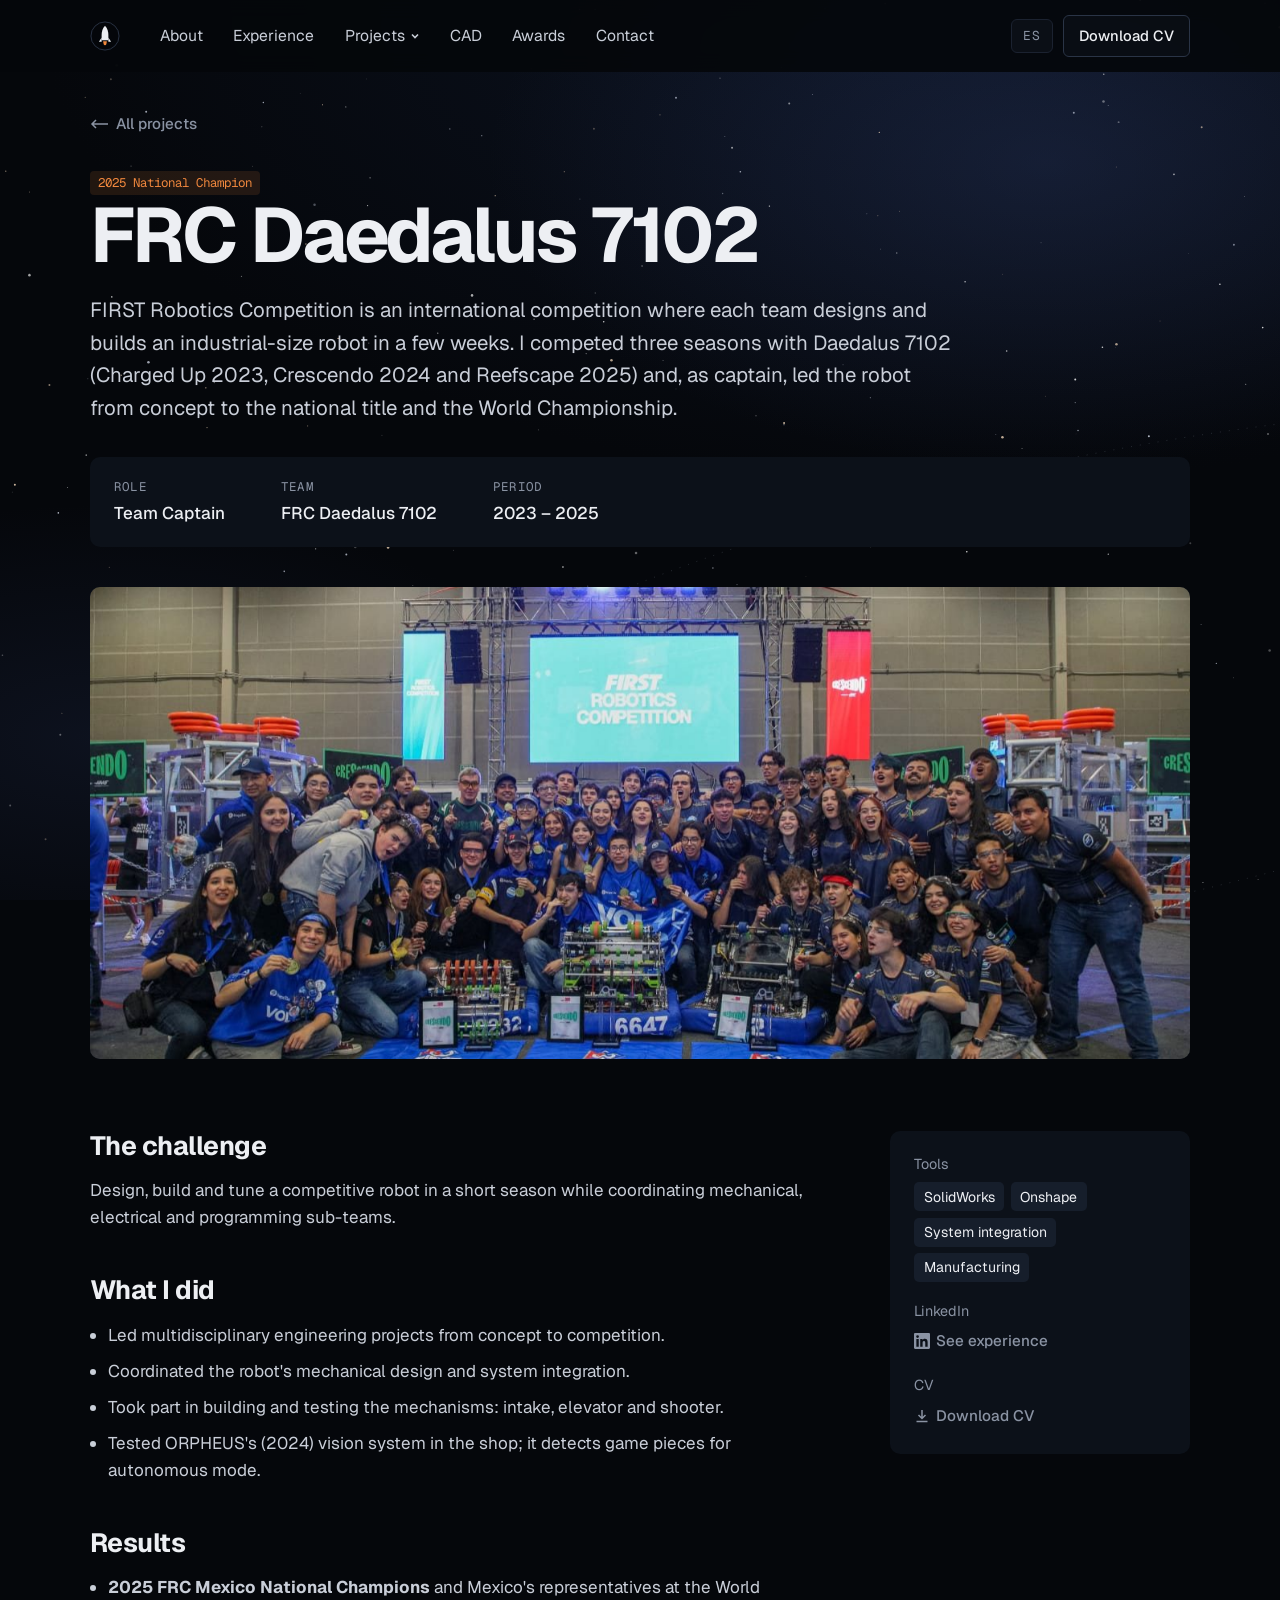
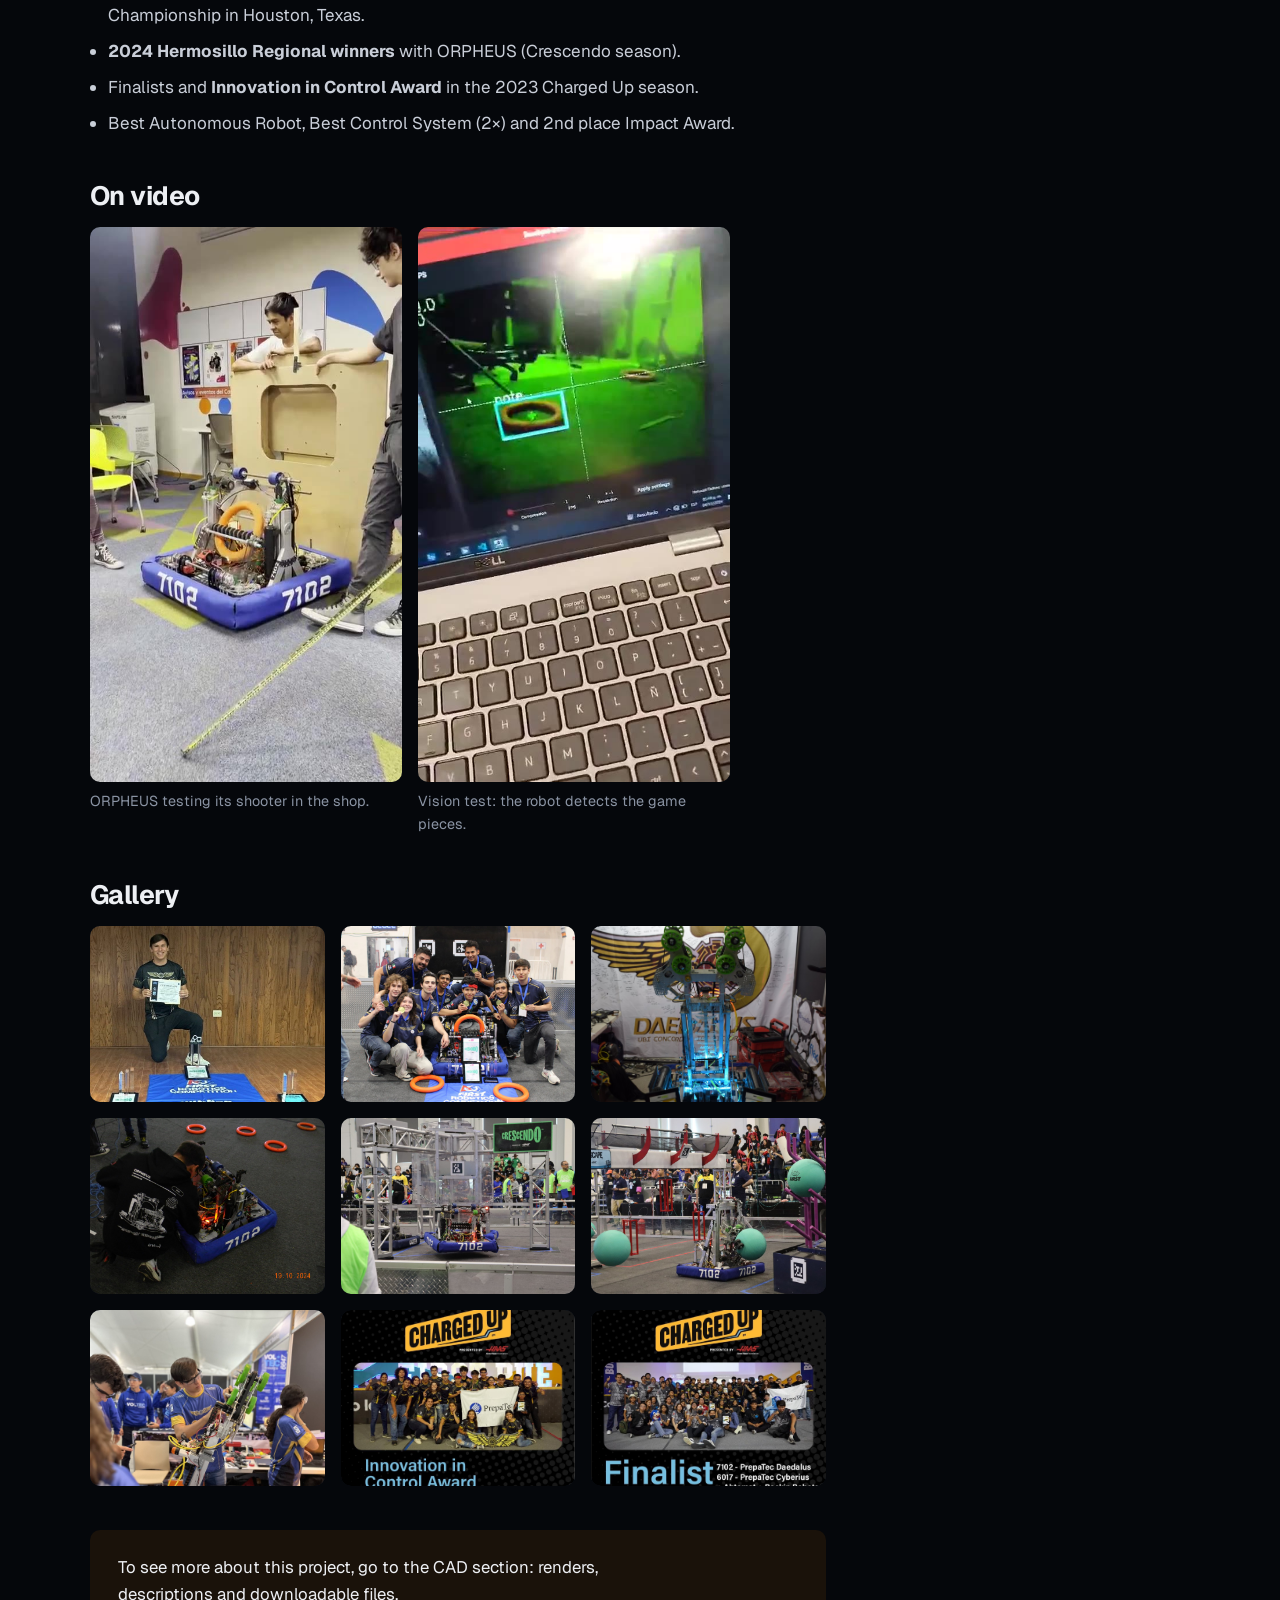
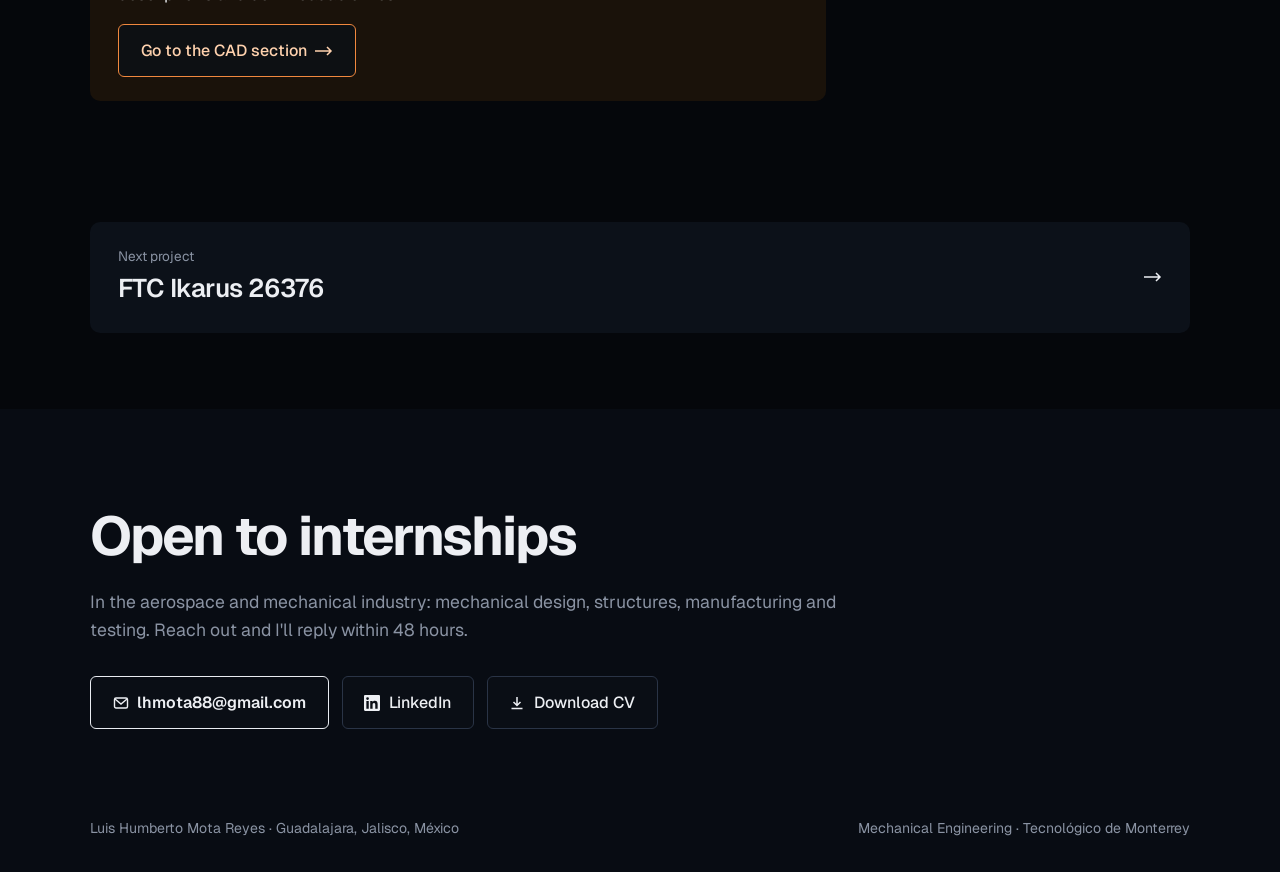
<file: proyectos/frc-daedalus.html>
<!DOCTYPE html>
<html lang="es" data-lang="es" data-base="../" data-title-es="FRC Daedalus 7102 — Luis Mota" data-title-en="FRC Daedalus 7102 — Luis Mota">
<head>
<meta charset="utf-8">
<meta name="viewport" content="width=device-width, initial-scale=1">
<title>FRC Daedalus 7102 — Luis Mota</title>
<meta name="description" content="FIRST Robotics Competition is an international competition where each team designs and builds an industrial-size robot in a few weeks. I competed three seasons with Daedalus 7102 (Charged Up 2023, Crescendo 2024 and Reefscape 2025) and, as captain, led the robot from concept to the national title and the World Championship.">
<meta name="theme-color" content="#05070B">
<meta property="og:title" content="FRC Daedalus 7102 — Luis Mota">
<meta property="og:description" content="FIRST Robotics Competition is an international competition where each team designs and builds an industrial-size robot in a few weeks. I competed three seasons with Daedalus 7102 (Charged Up 2023, Crescendo 2024 and Reefscape 2025) and, as captain, led the robot from concept to the national title and the World Championship.">
<meta property="og:type" content="website">
<meta property="og:locale" content="es_MX"><meta property="og:locale:alternate" content="en_US">
<link rel="icon" href="data:image/svg+xml,<svg viewBox='0 0 32 32' aria-hidden='true'><circle cx='16' cy='16' r='15' fill='none' stroke='%232A3446'/><path d='M16 5c2.6 2.6 3.6 6 3.6 10v5.5h-7.2V15c0-4 1-7.4 3.6-10z' fill='%23EDEFF3'/><path d='M12.4 17.5 9.5 22h2.9zM19.6 17.5l2.9 4.5h-2.9z' fill='%23EDEFF3'/><path d='M14 21.5h4l-.6 3.2c-.4 1.6-2.4 1.6-2.8 0z' fill='%23F0883E'/></svg>">
<link rel="preconnect" href="https://fonts.googleapis.com"><link rel="preconnect" href="https://fonts.gstatic.com" crossorigin>
<link href="https://fonts.googleapis.com/css2?family=Geist:wght@300..800&family=Geist+Mono:wght@400;500&display=swap" rel="stylesheet">
<link rel="stylesheet" href="../assets/styles.css">
</head>
<body>
<div class="sky" aria-hidden="true"></div>
<header class="top">
  <div class="wrap">
    <a class="logo" href="../index.html" aria-label="Luis Mota"><svg viewBox="0 0 32 32" aria-hidden="true"><circle cx="16" cy="16" r="15" fill="none" stroke="#2A3446"/>
<path d="M16 5c2.6 2.6 3.6 6 3.6 10v5.5h-7.2V15c0-4 1-7.4 3.6-10z" fill="#EDEFF3"/>
<path d="M12.4 17.5 9.5 22h2.9zM19.6 17.5l2.9 4.5h-2.9z" fill="#EDEFF3"/>
<path d="M14 21.5h4l-.6 3.2c-.4 1.6-2.4 1.6-2.8 0z" fill="#F0883E"/></svg></a>
    <nav class="nav" aria-label="Principal">
      <a href="../index.html#sobre-mi"><span data-l="es">Sobre mí</span><span data-l="en">About</span></a>
      <a href="../index.html#experiencia"><span data-l="es">Experiencia</span><span data-l="en">Experience</span></a>
      <div class="dd"><button type="button" aria-haspopup="true"><span data-l="es">Proyectos</span><span data-l="en">Projects</span><svg viewBox="0 0 10 10" aria-hidden="true"><path d="M2 3.5l3 3 3-3"/></svg></button><div class="dd-menu"><a href="../proyectos/ignitia.html">Ignitia Rocket Team<small><span data-l="es">Líder de Diseño y Manufactura · Mesa directiva</span><span data-l="en">Design &amp; Manufacturing Lead · Board member</span></small></a><a href="../proyectos/frc-daedalus.html">FRC Daedalus 7102<small><span data-l="es">Capitán</span><span data-l="en">Team Captain</span></small></a><a href="../proyectos/ftc-ikarus.html">FTC Ikarus 26376<small><span data-l="es">Fundador y capitán</span><span data-l="en">Founder &amp; Team Captain</span></small></a><a href="../proyectos/nasa-iasp.html">International Air and Space Program 2025<small><span data-l="es">Team 9 · Proyecto MIRKOL</span><span data-l="en">Team 9 · Project MIRKOL</span></small></a></div></div>
      <a href="../cad.html">CAD</a>
      <a href="../index.html#reconocimientos"><span data-l="es">Reconocimientos</span><span data-l="en">Awards</span></a>
      <a href="../index.html#contacto"><span data-l="es">Contacto</span><span data-l="en">Contact</span></a>
    </nav>
    <div class="right">
      <button type="button" class="menu-btn" aria-expanded="false" aria-controls="mnav"><span data-l="es">Menú</span><span data-l="en">Menu</span></button>
      <button type="button" class="lang-btn">EN</button>
      <a class="btn sm" href="../cv/Luis_Mota_CV.pdf" download><span data-l="es">Descargar CV</span><span data-l="en">Download CV</span></a>
    </div>
  </div>
  <nav class="mnav" id="mnav" aria-label="Móvil" hidden>
    <a href="../index.html#sobre-mi"><span data-l="es">Sobre mí</span><span data-l="en">About</span></a>
    <a href="../index.html#experiencia"><span data-l="es">Experiencia</span><span data-l="en">Experience</span></a>
    <a href="../index.html#proyectos"><span data-l="es">Proyectos</span><span data-l="en">Projects</span></a>
    <a href="../cad.html">CAD</a>
    <a href="../index.html#reconocimientos"><span data-l="es">Reconocimientos</span><span data-l="en">Awards</span></a>
    <a href="../index.html#contacto"><span data-l="es">Contacto</span><span data-l="en">Contact</span></a>
  </nav>
</header>
<main><div class="wrap">
  <a class="crumb" href="../index.html#proyectos"><svg class="arrow" viewBox="0 0 18 10" aria-hidden="true"><path d="M0 5h16M12 1l4 4-4 4"/></svg><span data-l="es">Todos los proyectos</span><span data-l="en">All projects</span></a>
  <header class="p-head">
    <span class="tag"><span data-l="es">Campeón Nacional 2025</span><span data-l="en">2025 National Champion</span></span>
    <h1>FRC Daedalus 7102</h1>
    <p class="sum" data-l="es">FIRST Robotics Competition es una competencia internacional en la que cada equipo diseña y construye un robot industrial en pocas semanas. Con Daedalus 7102 competí tres temporadas (Charged Up 2023, Crescendo 2024 y Reefscape 2025) y, como capitán, llevamos el robot del concepto al campeonato nacional y al Mundial.</p><p class="sum" data-l="en">FIRST Robotics Competition is an international competition where each team designs and builds an industrial-size robot in a few weeks. I competed three seasons with Daedalus 7102 (Charged Up 2023, Crescendo 2024 and Reefscape 2025) and, as captain, led the robot from concept to the national title and the World Championship.</p>
  </header>
  <dl class="meta">
    <div><dt><span data-l="es">ROL</span><span data-l="en">ROLE</span></dt><dd><span data-l="es">Capitán</span><span data-l="en">Team Captain</span></dd></div>
    <div><dt><span data-l="es">EQUIPO</span><span data-l="en">TEAM</span></dt><dd><span data-l="es">FRC Daedalus 7102</span><span data-l="en">FRC Daedalus 7102</span></dd></div>
    <div><dt><span data-l="es">PERIODO</span><span data-l="en">PERIOD</span></dt><dd><span data-l="es">2023 – 2025</span><span data-l="en">2023 – 2025</span></dd></div>
  </dl>
  <figure class="media cover"><svg class="art" viewBox="0 0 400 250" aria-hidden="true"><g fill="none" stroke="#EDEFF3" stroke-width="1.6" stroke-linejoin="round" opacity=".55">
<rect x="110" y="120" width="180" height="56" rx="6"/><circle cx="140" cy="186" r="16"/><circle cx="200" cy="186" r="16"/><circle cx="260" cy="186" r="16"/>
<path d="M240 120V78l46-26M286 52l20 8M286 52l14-16"/><path d="M130 120V100h60v20"/></g>
<circle cx="200" cy="186" r="5" fill="#F0883E"/><circle cx="140" cy="186" r="5" fill="#F0883E" opacity=".6"/><circle cx="260" cy="186" r="5" fill="#F0883E" opacity=".6"/></svg><img src="../img/frc-daedalus-cover.jpg" alt="FRC Daedalus 7102" loading="lazy" onerror="this.remove()"></figure>
  <div class="p-body">
    <div><div class="blk"><h2><span data-l="es">El reto</span><span data-l="en">The challenge</span></h2><p data-l="es">Diseñar, construir y poner a punto un robot competitivo en una temporada corta, coordinando a las áreas mecánica, eléctrica y de programación.</p><p data-l="en">Design, build and tune a competitive robot in a short season while coordinating mechanical, electrical and programming sub-teams.</p></div><div class="blk"><h2><span data-l="es">Lo que hice</span><span data-l="en">What I did</span></h2><ul class="pts" data-l="es"><li>Lideré proyectos de ingeniería multidisciplinarios del concepto a la competencia.</li><li>Coordiné el diseño mecánico y la integración de sistemas del robot.</li><li>Participé en el armado y las pruebas de los mecanismos: intake, elevador y disparador.</li><li>Probamos en el taller el sistema de visión de ORPHEUS (2024), que detecta las piezas del juego para el modo autónomo.</li></ul><ul class="pts" data-l="en"><li>Led multidisciplinary engineering projects from concept to competition.</li><li>Coordinated the robot's mechanical design and system integration.</li><li>Took part in building and testing the mechanisms: intake, elevator and shooter.</li><li>Tested ORPHEUS's (2024) vision system in the shop; it detects game pieces for autonomous mode.</li></ul></div><div class="blk"><h2><span data-l="es">Resultados</span><span data-l="en">Results</span></h2><ul class="pts" data-l="es"><li><b>Campeones Nacionales FRC México 2025</b> y representantes de México en el Mundial de Houston, Texas.</li><li><b>Ganadores del Regional Hermosillo 2024</b> con ORPHEUS (temporada Crescendo).</li><li>Finalistas e <b>Innovation in Control Award</b> en la temporada Charged Up 2023.</li><li>Mejor Robot Autónomo, Mejor Sistema de Control (2 veces) y 2º lugar Impact Award.</li></ul><ul class="pts" data-l="en"><li><b>2025 FRC Mexico National Champions</b> and Mexico's representatives at the World Championship in Houston, Texas.</li><li><b>2024 Hermosillo Regional winners</b> with ORPHEUS (Crescendo season).</li><li>Finalists and <b>Innovation in Control Award</b> in the 2023 Charged Up season.</li><li>Best Autonomous Robot, Best Control System (2×) and 2nd place Impact Award.</li></ul><span class="todo">Pendiente: qué mecanismo diseñaste tú, cómo funcionaba y qué problema resolvía.</span></div><div class="blk"><h2><span data-l="es">En video</span><span data-l="en">On video</span></h2><div class="clips"><figure class="clip"><video src="../video/frc-disparo.mp4" poster="../video/frc-disparo.jpg" muted loop playsinline controls preload="none" aria-label="ORPHEUS probando el disparador en el taller."></video><figcaption><span data-l="es">ORPHEUS probando el disparador en el taller.</span><span data-l="en">ORPHEUS testing its shooter in the shop.</span></figcaption></figure><figure class="clip"><video src="../video/frc-vision.mp4" poster="../video/frc-vision.jpg" muted loop playsinline controls preload="none" aria-label="Prueba del sistema de visión: el robot detecta las piezas del juego."></video><figcaption><span data-l="es">Prueba del sistema de visión: el robot detecta las piezas del juego.</span><span data-l="en">Vision test: the robot detects the game pieces.</span></figcaption></figure></div></div><div class="blk"><h2><span data-l="es">Galería</span><span data-l="en">Gallery</span></h2><div class="gallery"><figure class="media"><svg class="art" viewBox="0 0 400 250" aria-hidden="true"><g fill="none" stroke="#EDEFF3" stroke-width="1.6" stroke-linejoin="round" opacity=".55">
<rect x="110" y="120" width="180" height="56" rx="6"/><circle cx="140" cy="186" r="16"/><circle cx="200" cy="186" r="16"/><circle cx="260" cy="186" r="16"/>
<path d="M240 120V78l46-26M286 52l20 8M286 52l14-16"/><path d="M130 120V100h60v20"/></g>
<circle cx="200" cy="186" r="5" fill="#F0883E"/><circle cx="140" cy="186" r="5" fill="#F0883E" opacity=".6"/><circle cx="260" cy="186" r="5" fill="#F0883E" opacity=".6"/></svg><img src="../img/frc-daedalus-1.jpg" alt="FRC Daedalus 7102" loading="lazy" onerror="this.remove()"></figure><figure class="media"><svg class="art" viewBox="0 0 400 250" aria-hidden="true"><g fill="none" stroke="#EDEFF3" stroke-width="1.6" stroke-linejoin="round" opacity=".55">
<rect x="110" y="120" width="180" height="56" rx="6"/><circle cx="140" cy="186" r="16"/><circle cx="200" cy="186" r="16"/><circle cx="260" cy="186" r="16"/>
<path d="M240 120V78l46-26M286 52l20 8M286 52l14-16"/><path d="M130 120V100h60v20"/></g>
<circle cx="200" cy="186" r="5" fill="#F0883E"/><circle cx="140" cy="186" r="5" fill="#F0883E" opacity=".6"/><circle cx="260" cy="186" r="5" fill="#F0883E" opacity=".6"/></svg><img src="../img/frc-daedalus-2.jpg" alt="FRC Daedalus 7102" loading="lazy" onerror="this.remove()"></figure><figure class="media"><svg class="art" viewBox="0 0 400 250" aria-hidden="true"><g fill="none" stroke="#EDEFF3" stroke-width="1.6" stroke-linejoin="round" opacity=".55">
<rect x="110" y="120" width="180" height="56" rx="6"/><circle cx="140" cy="186" r="16"/><circle cx="200" cy="186" r="16"/><circle cx="260" cy="186" r="16"/>
<path d="M240 120V78l46-26M286 52l20 8M286 52l14-16"/><path d="M130 120V100h60v20"/></g>
<circle cx="200" cy="186" r="5" fill="#F0883E"/><circle cx="140" cy="186" r="5" fill="#F0883E" opacity=".6"/><circle cx="260" cy="186" r="5" fill="#F0883E" opacity=".6"/></svg><img src="../img/frc-daedalus-3.jpg" alt="FRC Daedalus 7102" loading="lazy" onerror="this.remove()"></figure><figure class="media"><svg class="art" viewBox="0 0 400 250" aria-hidden="true"><g fill="none" stroke="#EDEFF3" stroke-width="1.6" stroke-linejoin="round" opacity=".55">
<rect x="110" y="120" width="180" height="56" rx="6"/><circle cx="140" cy="186" r="16"/><circle cx="200" cy="186" r="16"/><circle cx="260" cy="186" r="16"/>
<path d="M240 120V78l46-26M286 52l20 8M286 52l14-16"/><path d="M130 120V100h60v20"/></g>
<circle cx="200" cy="186" r="5" fill="#F0883E"/><circle cx="140" cy="186" r="5" fill="#F0883E" opacity=".6"/><circle cx="260" cy="186" r="5" fill="#F0883E" opacity=".6"/></svg><img src="../img/frc-daedalus-4.jpg" alt="FRC Daedalus 7102" loading="lazy" onerror="this.remove()"></figure><figure class="media"><svg class="art" viewBox="0 0 400 250" aria-hidden="true"><g fill="none" stroke="#EDEFF3" stroke-width="1.6" stroke-linejoin="round" opacity=".55">
<rect x="110" y="120" width="180" height="56" rx="6"/><circle cx="140" cy="186" r="16"/><circle cx="200" cy="186" r="16"/><circle cx="260" cy="186" r="16"/>
<path d="M240 120V78l46-26M286 52l20 8M286 52l14-16"/><path d="M130 120V100h60v20"/></g>
<circle cx="200" cy="186" r="5" fill="#F0883E"/><circle cx="140" cy="186" r="5" fill="#F0883E" opacity=".6"/><circle cx="260" cy="186" r="5" fill="#F0883E" opacity=".6"/></svg><img src="../img/frc-daedalus-5.jpg" alt="FRC Daedalus 7102" loading="lazy" onerror="this.remove()"></figure><figure class="media"><svg class="art" viewBox="0 0 400 250" aria-hidden="true"><g fill="none" stroke="#EDEFF3" stroke-width="1.6" stroke-linejoin="round" opacity=".55">
<rect x="110" y="120" width="180" height="56" rx="6"/><circle cx="140" cy="186" r="16"/><circle cx="200" cy="186" r="16"/><circle cx="260" cy="186" r="16"/>
<path d="M240 120V78l46-26M286 52l20 8M286 52l14-16"/><path d="M130 120V100h60v20"/></g>
<circle cx="200" cy="186" r="5" fill="#F0883E"/><circle cx="140" cy="186" r="5" fill="#F0883E" opacity=".6"/><circle cx="260" cy="186" r="5" fill="#F0883E" opacity=".6"/></svg><img src="../img/frc-daedalus-6.jpg" alt="FRC Daedalus 7102" loading="lazy" onerror="this.remove()"></figure><figure class="media"><svg class="art" viewBox="0 0 400 250" aria-hidden="true"><g fill="none" stroke="#EDEFF3" stroke-width="1.6" stroke-linejoin="round" opacity=".55">
<rect x="110" y="120" width="180" height="56" rx="6"/><circle cx="140" cy="186" r="16"/><circle cx="200" cy="186" r="16"/><circle cx="260" cy="186" r="16"/>
<path d="M240 120V78l46-26M286 52l20 8M286 52l14-16"/><path d="M130 120V100h60v20"/></g>
<circle cx="200" cy="186" r="5" fill="#F0883E"/><circle cx="140" cy="186" r="5" fill="#F0883E" opacity=".6"/><circle cx="260" cy="186" r="5" fill="#F0883E" opacity=".6"/></svg><img src="../img/frc-daedalus-7.jpg" alt="FRC Daedalus 7102" loading="lazy" onerror="this.remove()"></figure><figure class="media"><svg class="art" viewBox="0 0 400 250" aria-hidden="true"><g fill="none" stroke="#EDEFF3" stroke-width="1.6" stroke-linejoin="round" opacity=".55">
<rect x="110" y="120" width="180" height="56" rx="6"/><circle cx="140" cy="186" r="16"/><circle cx="200" cy="186" r="16"/><circle cx="260" cy="186" r="16"/>
<path d="M240 120V78l46-26M286 52l20 8M286 52l14-16"/><path d="M130 120V100h60v20"/></g>
<circle cx="200" cy="186" r="5" fill="#F0883E"/><circle cx="140" cy="186" r="5" fill="#F0883E" opacity=".6"/><circle cx="260" cy="186" r="5" fill="#F0883E" opacity=".6"/></svg><img src="../img/frc-daedalus-8.jpg" alt="FRC Daedalus 7102" loading="lazy" onerror="this.remove()"></figure><figure class="media"><svg class="art" viewBox="0 0 400 250" aria-hidden="true"><g fill="none" stroke="#EDEFF3" stroke-width="1.6" stroke-linejoin="round" opacity=".55">
<rect x="110" y="120" width="180" height="56" rx="6"/><circle cx="140" cy="186" r="16"/><circle cx="200" cy="186" r="16"/><circle cx="260" cy="186" r="16"/>
<path d="M240 120V78l46-26M286 52l20 8M286 52l14-16"/><path d="M130 120V100h60v20"/></g>
<circle cx="200" cy="186" r="5" fill="#F0883E"/><circle cx="140" cy="186" r="5" fill="#F0883E" opacity=".6"/><circle cx="260" cy="186" r="5" fill="#F0883E" opacity=".6"/></svg><img src="../img/frc-daedalus-9.jpg" alt="FRC Daedalus 7102" loading="lazy" onerror="this.remove()"></figure></div></div><div class="cad-cta">
      <p><span data-l="es">Para ver más sobre este proyecto, ve a la sección de CAD: renders, descripciones y archivos descargables.</span><span data-l="en">To see more about this project, go to the CAD section: renders, descriptions and downloadable files.</span></p>
      <a class="btn accent" href="../cad.html?proyecto=frc-daedalus"><span data-l="es">Ir a la sección de CAD</span><span data-l="en">Go to the CAD section</span><svg class="arrow" viewBox="0 0 18 10" aria-hidden="true"><path d="M0 5h16M12 1l4 4-4 4"/></svg></a>
    </div></div>
    <aside class="spec card">
      <dl>
        <dt><span data-l="es">Herramientas</span><span data-l="en">Tools</span></dt><dd><ul class="chips"><li>SolidWorks</li><li>Onshape</li><li><span data-l="es">Integración de sistemas</span><span data-l="en">System integration</span></li><li><span data-l="es">Manufactura</span><span data-l="en">Manufacturing</span></li></ul></dd>
        <dt>LinkedIn</dt><dd><a class="more" href="https://www.linkedin.com/in/luis-humberto-mota-reyes-05086a364/details/experience/" target="_blank" rel="noopener"><svg class="ico" viewBox="0 0 24 24" fill="currentColor" aria-hidden="true"><path d="M20.45 20.45h-3.56v-5.57c0-1.33-.02-3.04-1.85-3.04-1.85 0-2.14 1.45-2.14 2.94v5.67H9.34V9h3.42v1.56h.05c.48-.9 1.64-1.85 3.37-1.85 3.6 0 4.27 2.37 4.27 5.46v6.28zM5.34 7.43a2.06 2.06 0 1 1 0-4.13 2.06 2.06 0 0 1 0 4.13zM7.12 20.45H3.56V9h3.56v11.45zM22.22 0H1.77C.79 0 0 .77 0 1.73v20.54C0 23.23.79 24 1.77 24h20.45c.98 0 1.78-.77 1.78-1.73V1.73C24 .77 23.2 0 22.22 0z"/></svg><span data-l="es">Ver experiencia</span><span data-l="en">See experience</span></a></dd>
        <dt>CV</dt><dd><a class="more" href="../cv/Luis_Mota_CV.pdf" download><svg class="ico" viewBox="0 0 16 16" fill="none" stroke="currentColor" stroke-width="1.5" aria-hidden="true"><path d="M8 2v8M4.5 7 8 10.5 11.5 7M2.5 13.5h11"/></svg><span data-l="es">Descargar CV</span><span data-l="en">Download CV</span></a></dd>
      </dl>
    </aside>
  </div>
  <a class="next" href="ftc-ikarus.html"><span><small><span data-l="es">Siguiente proyecto</span><span data-l="en">Next project</span></small><strong>FTC Ikarus 26376</strong></span><svg class="arrow" viewBox="0 0 18 10" aria-hidden="true"><path d="M0 5h16M12 1l4 4-4 4"/></svg></a>
</div></main>
<section class="contact" id="contacto">
  <div class="wrap">
    <h2><span data-l="es">Abierto a prácticas</span><span data-l="en">Open to internships</span></h2>
    <p><span data-l="es">En la industria aeroespacial y mecánica: diseño mecánico, estructuras, manufactura y pruebas. Escríbeme y te respondo en menos de 48 horas.</span><span data-l="en">In the aerospace and mechanical industry: mechanical design, structures, manufacturing and testing. Reach out and I'll reply within 48 hours.</span></p>
    <div class="cta">
      <a class="btn primary" href="mailto:lhmota88@gmail.com"><svg class="ico" viewBox="0 0 16 16" fill="none" stroke="currentColor" stroke-width="1.4" aria-hidden="true"><rect x="1.5" y="3" width="13" height="10" rx="1.5"/><path d="m2 4 6 5 6-5"/></svg>lhmota88@gmail.com</a>
      <a class="btn" href="https://www.linkedin.com/in/luis-humberto-mota-reyes-05086a364" target="_blank" rel="noopener"><svg class="ico" viewBox="0 0 24 24" fill="currentColor" aria-hidden="true"><path d="M20.45 20.45h-3.56v-5.57c0-1.33-.02-3.04-1.85-3.04-1.85 0-2.14 1.45-2.14 2.94v5.67H9.34V9h3.42v1.56h.05c.48-.9 1.64-1.85 3.37-1.85 3.6 0 4.27 2.37 4.27 5.46v6.28zM5.34 7.43a2.06 2.06 0 1 1 0-4.13 2.06 2.06 0 0 1 0 4.13zM7.12 20.45H3.56V9h3.56v11.45zM22.22 0H1.77C.79 0 0 .77 0 1.73v20.54C0 23.23.79 24 1.77 24h20.45c.98 0 1.78-.77 1.78-1.73V1.73C24 .77 23.2 0 22.22 0z"/></svg>LinkedIn</a>
      <a class="btn" href="../cv/Luis_Mota_CV.pdf" download><svg class="ico" viewBox="0 0 16 16" fill="none" stroke="currentColor" stroke-width="1.5" aria-hidden="true"><path d="M8 2v8M4.5 7 8 10.5 11.5 7M2.5 13.5h11"/></svg><span data-l="es">Descargar CV</span><span data-l="en">Download CV</span></a>
    </div>
    <div class="foot">
      <span>Luis Humberto Mota Reyes · Guadalajara, Jalisco, México</span>
      <span><span data-l="es">Ingeniería Mecánica · Tecnológico de Monterrey</span><span data-l="en">Mechanical Engineering · Tecnológico de Monterrey</span></span>
    </div>
  </div>
</section>
<script src="../assets/data/certificaciones.js"></script>
<script src="../assets/data/cad.js"></script>
<script src="../assets/render.js"></script>
<script src="../assets/main.js"></script>
</body>
</html>
</file>
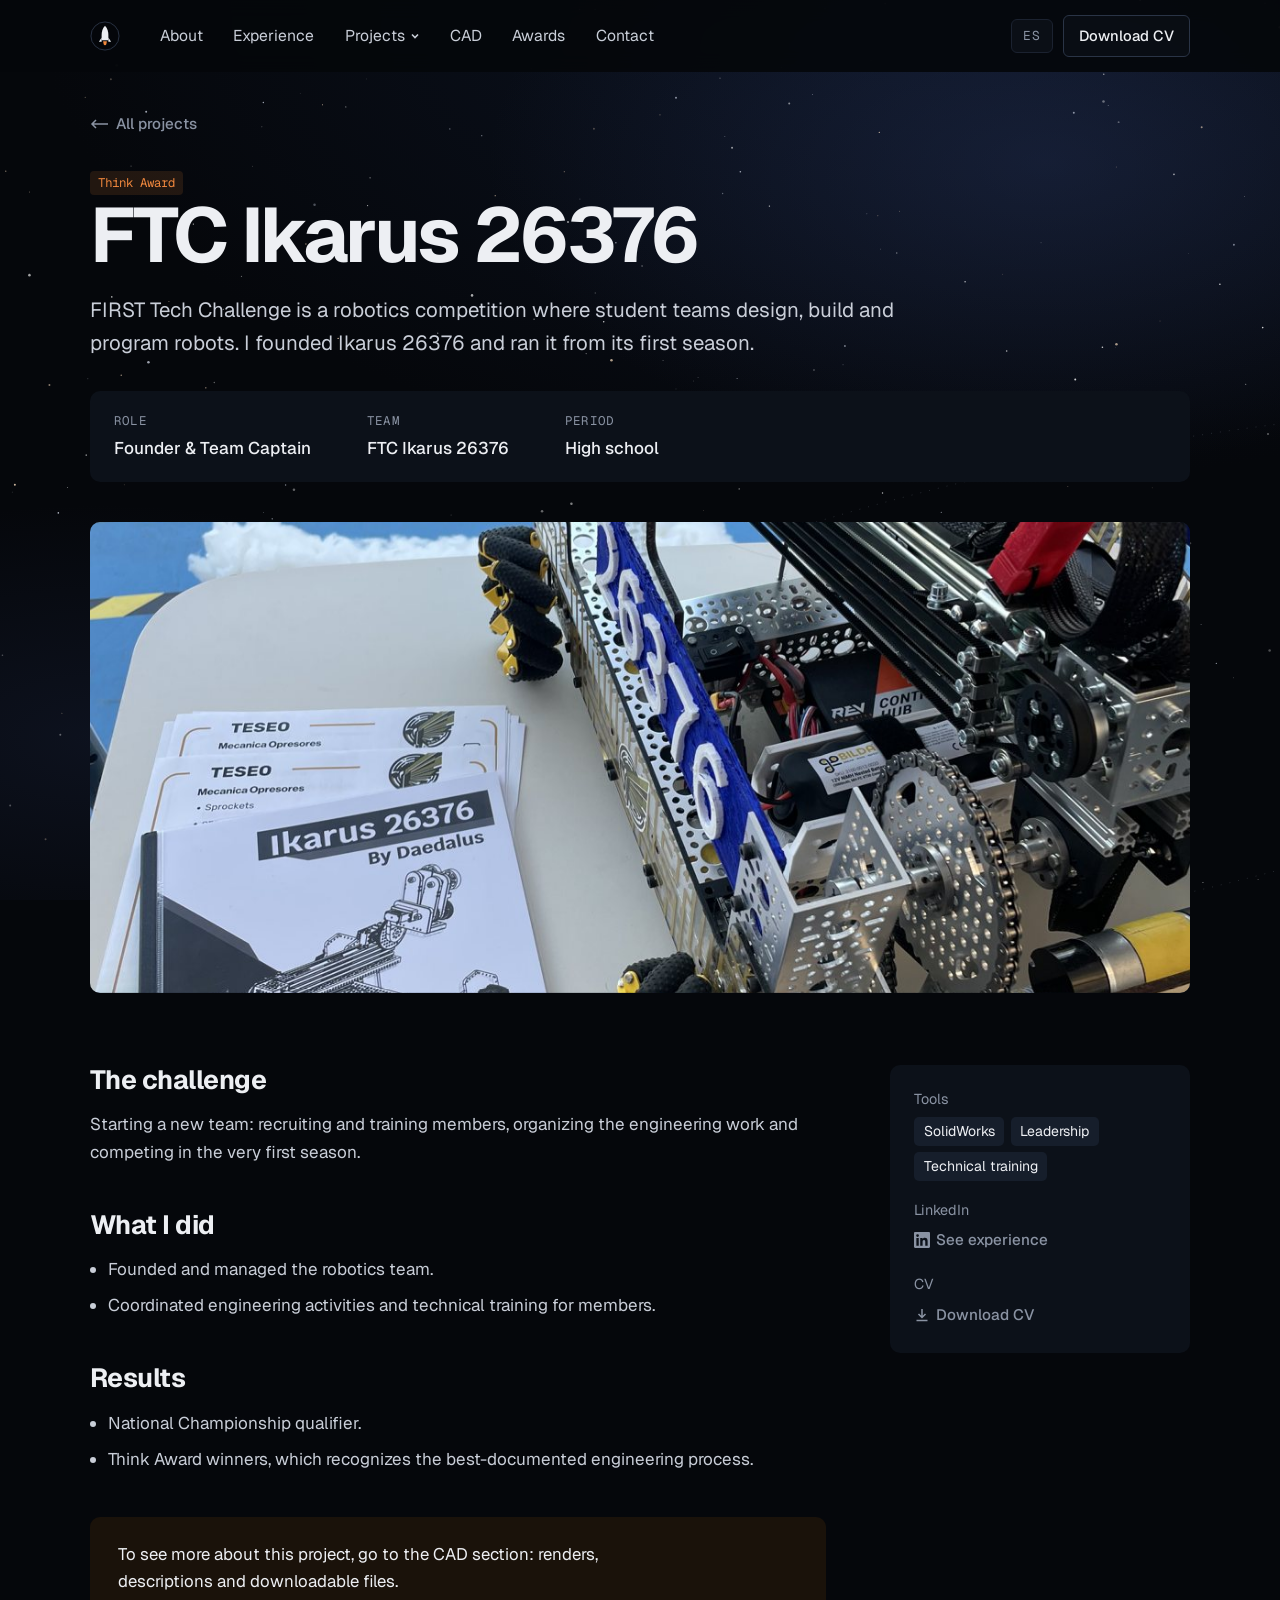
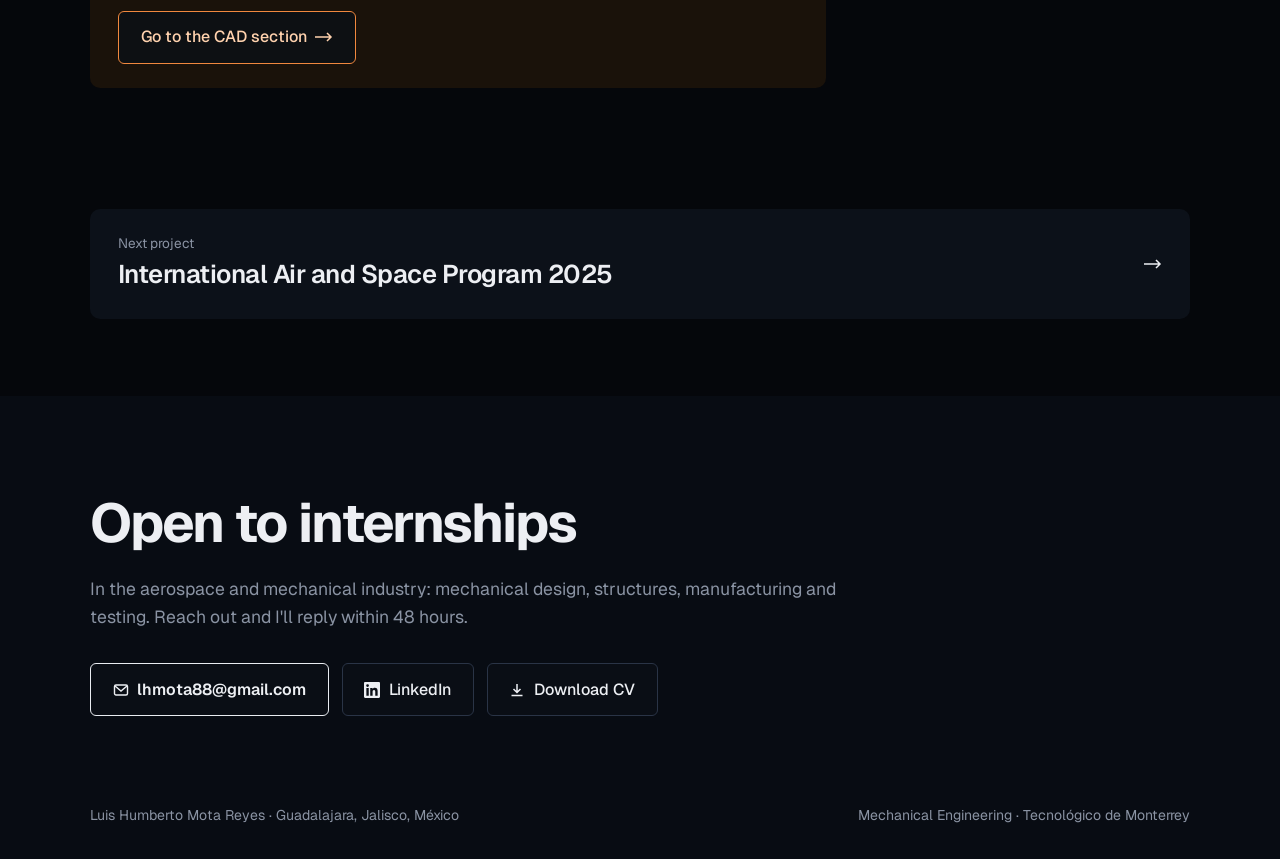
<file: proyectos/ftc-ikarus.html>
<!DOCTYPE html>
<html lang="es" data-lang="es" data-base="../" data-title-es="FTC Ikarus 26376 — Luis Mota" data-title-en="FTC Ikarus 26376 — Luis Mota">
<head>
<meta charset="utf-8">
<meta name="viewport" content="width=device-width, initial-scale=1">
<title>FTC Ikarus 26376 — Luis Mota</title>
<meta name="description" content="FIRST Tech Challenge is a robotics competition where student teams design, build and program robots. I founded Ikarus 26376 and ran it from its first season.">
<meta name="theme-color" content="#05070B">
<meta property="og:title" content="FTC Ikarus 26376 — Luis Mota">
<meta property="og:description" content="FIRST Tech Challenge is a robotics competition where student teams design, build and program robots. I founded Ikarus 26376 and ran it from its first season.">
<meta property="og:type" content="website">
<meta property="og:locale" content="es_MX"><meta property="og:locale:alternate" content="en_US">
<link rel="icon" href="data:image/svg+xml,<svg viewBox='0 0 32 32' aria-hidden='true'><circle cx='16' cy='16' r='15' fill='none' stroke='%232A3446'/><path d='M16 5c2.6 2.6 3.6 6 3.6 10v5.5h-7.2V15c0-4 1-7.4 3.6-10z' fill='%23EDEFF3'/><path d='M12.4 17.5 9.5 22h2.9zM19.6 17.5l2.9 4.5h-2.9z' fill='%23EDEFF3'/><path d='M14 21.5h4l-.6 3.2c-.4 1.6-2.4 1.6-2.8 0z' fill='%23F0883E'/></svg>">
<link rel="preconnect" href="https://fonts.googleapis.com"><link rel="preconnect" href="https://fonts.gstatic.com" crossorigin>
<link href="https://fonts.googleapis.com/css2?family=Geist:wght@300..800&family=Geist+Mono:wght@400;500&display=swap" rel="stylesheet">
<link rel="stylesheet" href="../assets/styles.css">
</head>
<body>
<div class="sky" aria-hidden="true"></div>
<header class="top">
  <div class="wrap">
    <a class="logo" href="../index.html" aria-label="Luis Mota"><svg viewBox="0 0 32 32" aria-hidden="true"><circle cx="16" cy="16" r="15" fill="none" stroke="#2A3446"/>
<path d="M16 5c2.6 2.6 3.6 6 3.6 10v5.5h-7.2V15c0-4 1-7.4 3.6-10z" fill="#EDEFF3"/>
<path d="M12.4 17.5 9.5 22h2.9zM19.6 17.5l2.9 4.5h-2.9z" fill="#EDEFF3"/>
<path d="M14 21.5h4l-.6 3.2c-.4 1.6-2.4 1.6-2.8 0z" fill="#F0883E"/></svg></a>
    <nav class="nav" aria-label="Principal">
      <a href="../index.html#sobre-mi"><span data-l="es">Sobre mí</span><span data-l="en">About</span></a>
      <a href="../index.html#experiencia"><span data-l="es">Experiencia</span><span data-l="en">Experience</span></a>
      <div class="dd"><button type="button" aria-haspopup="true"><span data-l="es">Proyectos</span><span data-l="en">Projects</span><svg viewBox="0 0 10 10" aria-hidden="true"><path d="M2 3.5l3 3 3-3"/></svg></button><div class="dd-menu"><a href="../proyectos/ignitia.html">Ignitia Rocket Team<small><span data-l="es">Líder de Diseño y Manufactura · Mesa directiva</span><span data-l="en">Design &amp; Manufacturing Lead · Board member</span></small></a><a href="../proyectos/frc-daedalus.html">FRC Daedalus 7102<small><span data-l="es">Capitán</span><span data-l="en">Team Captain</span></small></a><a href="../proyectos/ftc-ikarus.html">FTC Ikarus 26376<small><span data-l="es">Fundador y capitán</span><span data-l="en">Founder &amp; Team Captain</span></small></a><a href="../proyectos/nasa-iasp.html">International Air and Space Program 2025<small><span data-l="es">Team 9 · Proyecto MIRKOL</span><span data-l="en">Team 9 · Project MIRKOL</span></small></a></div></div>
      <a href="../cad.html">CAD</a>
      <a href="../index.html#reconocimientos"><span data-l="es">Reconocimientos</span><span data-l="en">Awards</span></a>
      <a href="../index.html#contacto"><span data-l="es">Contacto</span><span data-l="en">Contact</span></a>
    </nav>
    <div class="right">
      <button type="button" class="menu-btn" aria-expanded="false" aria-controls="mnav"><span data-l="es">Menú</span><span data-l="en">Menu</span></button>
      <button type="button" class="lang-btn">EN</button>
      <a class="btn sm" href="../cv/Luis_Mota_CV.pdf" download><span data-l="es">Descargar CV</span><span data-l="en">Download CV</span></a>
    </div>
  </div>
  <nav class="mnav" id="mnav" aria-label="Móvil" hidden>
    <a href="../index.html#sobre-mi"><span data-l="es">Sobre mí</span><span data-l="en">About</span></a>
    <a href="../index.html#experiencia"><span data-l="es">Experiencia</span><span data-l="en">Experience</span></a>
    <a href="../index.html#proyectos"><span data-l="es">Proyectos</span><span data-l="en">Projects</span></a>
    <a href="../cad.html">CAD</a>
    <a href="../index.html#reconocimientos"><span data-l="es">Reconocimientos</span><span data-l="en">Awards</span></a>
    <a href="../index.html#contacto"><span data-l="es">Contacto</span><span data-l="en">Contact</span></a>
  </nav>
</header>
<main><div class="wrap">
  <a class="crumb" href="../index.html#proyectos"><svg class="arrow" viewBox="0 0 18 10" aria-hidden="true"><path d="M0 5h16M12 1l4 4-4 4"/></svg><span data-l="es">Todos los proyectos</span><span data-l="en">All projects</span></a>
  <header class="p-head">
    <span class="tag"><span data-l="es">Think Award</span><span data-l="en">Think Award</span></span>
    <h1>FTC Ikarus 26376</h1>
    <p class="sum" data-l="es">FIRST Tech Challenge es una competencia de robótica en la que equipos de estudiantes diseñan, construyen y programan robots. Fundé Ikarus 26376 y lo administré desde su primera temporada.</p><p class="sum" data-l="en">FIRST Tech Challenge is a robotics competition where student teams design, build and program robots. I founded Ikarus 26376 and ran it from its first season.</p>
  </header>
  <dl class="meta">
    <div><dt><span data-l="es">ROL</span><span data-l="en">ROLE</span></dt><dd><span data-l="es">Fundador y capitán</span><span data-l="en">Founder &amp; Team Captain</span></dd></div>
    <div><dt><span data-l="es">EQUIPO</span><span data-l="en">TEAM</span></dt><dd><span data-l="es">FTC Ikarus 26376</span><span data-l="en">FTC Ikarus 26376</span></dd></div>
    <div><dt><span data-l="es">PERIODO</span><span data-l="en">PERIOD</span></dt><dd><span data-l="es">Preparatoria</span><span data-l="en">High school</span></dd></div>
  </dl>
  <figure class="media cover"><svg class="art" viewBox="0 0 400 250" aria-hidden="true"><g fill="none" stroke="#EDEFF3" stroke-width="1.6" stroke-linejoin="round" opacity=".55">
<rect x="110" y="120" width="180" height="56" rx="6"/><circle cx="140" cy="186" r="16"/><circle cx="200" cy="186" r="16"/><circle cx="260" cy="186" r="16"/>
<path d="M240 120V78l46-26M286 52l20 8M286 52l14-16"/><path d="M130 120V100h60v20"/></g>
<circle cx="200" cy="186" r="5" fill="#F0883E"/><circle cx="140" cy="186" r="5" fill="#F0883E" opacity=".6"/><circle cx="260" cy="186" r="5" fill="#F0883E" opacity=".6"/></svg><img src="../img/ftc-ikarus.jpg" alt="FTC Ikarus 26376" loading="lazy" onerror="this.remove()"></figure>
  <div class="p-body">
    <div><div class="blk"><h2><span data-l="es">El reto</span><span data-l="en">The challenge</span></h2><p data-l="es">Arrancar un equipo nuevo: reclutar y capacitar integrantes, organizar el trabajo de ingeniería y competir en la primera temporada.</p><p data-l="en">Starting a new team: recruiting and training members, organizing the engineering work and competing in the very first season.</p></div><div class="blk"><h2><span data-l="es">Lo que hice</span><span data-l="en">What I did</span></h2><ul class="pts" data-l="es"><li>Fundé y administré el equipo de robótica.</li><li>Coordiné las actividades de ingeniería y la capacitación técnica de los integrantes.</li></ul><ul class="pts" data-l="en"><li>Founded and managed the robotics team.</li><li>Coordinated engineering activities and technical training for members.</li></ul></div><div class="blk"><h2><span data-l="es">Resultados</span><span data-l="en">Results</span></h2><ul class="pts" data-l="es"><li>Clasificación al campeonato nacional.</li><li>Ganadores del Think Award, que reconoce el proceso de ingeniería mejor documentado.</li></ul><ul class="pts" data-l="en"><li>National Championship qualifier.</li><li>Think Award winners, which recognizes the best-documented engineering process.</li></ul><span class="todo">Pendiente: año de fundación, cuántos integrantes eran y qué construyeron.</span></div><div class="cad-cta">
      <p><span data-l="es">Para ver más sobre este proyecto, ve a la sección de CAD: renders, descripciones y archivos descargables.</span><span data-l="en">To see more about this project, go to the CAD section: renders, descriptions and downloadable files.</span></p>
      <a class="btn accent" href="../cad.html?proyecto=ftc-ikarus"><span data-l="es">Ir a la sección de CAD</span><span data-l="en">Go to the CAD section</span><svg class="arrow" viewBox="0 0 18 10" aria-hidden="true"><path d="M0 5h16M12 1l4 4-4 4"/></svg></a>
    </div></div>
    <aside class="spec card">
      <dl>
        <dt><span data-l="es">Herramientas</span><span data-l="en">Tools</span></dt><dd><ul class="chips"><li>SolidWorks</li><li><span data-l="es">Liderazgo</span><span data-l="en">Leadership</span></li><li><span data-l="es">Capacitación técnica</span><span data-l="en">Technical training</span></li></ul></dd>
        <dt>LinkedIn</dt><dd><a class="more" href="https://www.linkedin.com/in/luis-humberto-mota-reyes-05086a364/details/experience/" target="_blank" rel="noopener"><svg class="ico" viewBox="0 0 24 24" fill="currentColor" aria-hidden="true"><path d="M20.45 20.45h-3.56v-5.57c0-1.33-.02-3.04-1.85-3.04-1.85 0-2.14 1.45-2.14 2.94v5.67H9.34V9h3.42v1.56h.05c.48-.9 1.64-1.85 3.37-1.85 3.6 0 4.27 2.37 4.27 5.46v6.28zM5.34 7.43a2.06 2.06 0 1 1 0-4.13 2.06 2.06 0 0 1 0 4.13zM7.12 20.45H3.56V9h3.56v11.45zM22.22 0H1.77C.79 0 0 .77 0 1.73v20.54C0 23.23.79 24 1.77 24h20.45c.98 0 1.78-.77 1.78-1.73V1.73C24 .77 23.2 0 22.22 0z"/></svg><span data-l="es">Ver experiencia</span><span data-l="en">See experience</span></a></dd>
        <dt>CV</dt><dd><a class="more" href="../cv/Luis_Mota_CV.pdf" download><svg class="ico" viewBox="0 0 16 16" fill="none" stroke="currentColor" stroke-width="1.5" aria-hidden="true"><path d="M8 2v8M4.5 7 8 10.5 11.5 7M2.5 13.5h11"/></svg><span data-l="es">Descargar CV</span><span data-l="en">Download CV</span></a></dd>
      </dl>
    </aside>
  </div>
  <a class="next" href="nasa-iasp.html"><span><small><span data-l="es">Siguiente proyecto</span><span data-l="en">Next project</span></small><strong>International Air and Space Program 2025</strong></span><svg class="arrow" viewBox="0 0 18 10" aria-hidden="true"><path d="M0 5h16M12 1l4 4-4 4"/></svg></a>
</div></main>
<section class="contact" id="contacto">
  <div class="wrap">
    <h2><span data-l="es">Abierto a prácticas</span><span data-l="en">Open to internships</span></h2>
    <p><span data-l="es">En la industria aeroespacial y mecánica: diseño mecánico, estructuras, manufactura y pruebas. Escríbeme y te respondo en menos de 48 horas.</span><span data-l="en">In the aerospace and mechanical industry: mechanical design, structures, manufacturing and testing. Reach out and I'll reply within 48 hours.</span></p>
    <div class="cta">
      <a class="btn primary" href="mailto:lhmota88@gmail.com"><svg class="ico" viewBox="0 0 16 16" fill="none" stroke="currentColor" stroke-width="1.4" aria-hidden="true"><rect x="1.5" y="3" width="13" height="10" rx="1.5"/><path d="m2 4 6 5 6-5"/></svg>lhmota88@gmail.com</a>
      <a class="btn" href="https://www.linkedin.com/in/luis-humberto-mota-reyes-05086a364" target="_blank" rel="noopener"><svg class="ico" viewBox="0 0 24 24" fill="currentColor" aria-hidden="true"><path d="M20.45 20.45h-3.56v-5.57c0-1.33-.02-3.04-1.85-3.04-1.85 0-2.14 1.45-2.14 2.94v5.67H9.34V9h3.42v1.56h.05c.48-.9 1.64-1.85 3.37-1.85 3.6 0 4.27 2.37 4.27 5.46v6.28zM5.34 7.43a2.06 2.06 0 1 1 0-4.13 2.06 2.06 0 0 1 0 4.13zM7.12 20.45H3.56V9h3.56v11.45zM22.22 0H1.77C.79 0 0 .77 0 1.73v20.54C0 23.23.79 24 1.77 24h20.45c.98 0 1.78-.77 1.78-1.73V1.73C24 .77 23.2 0 22.22 0z"/></svg>LinkedIn</a>
      <a class="btn" href="../cv/Luis_Mota_CV.pdf" download><svg class="ico" viewBox="0 0 16 16" fill="none" stroke="currentColor" stroke-width="1.5" aria-hidden="true"><path d="M8 2v8M4.5 7 8 10.5 11.5 7M2.5 13.5h11"/></svg><span data-l="es">Descargar CV</span><span data-l="en">Download CV</span></a>
    </div>
    <div class="foot">
      <span>Luis Humberto Mota Reyes · Guadalajara, Jalisco, México</span>
      <span><span data-l="es">Ingeniería Mecánica · Tecnológico de Monterrey</span><span data-l="en">Mechanical Engineering · Tecnológico de Monterrey</span></span>
    </div>
  </div>
</section>
<script src="../assets/data/certificaciones.js"></script>
<script src="../assets/data/cad.js"></script>
<script src="../assets/render.js"></script>
<script src="../assets/main.js"></script>
</body>
</html>
</file>
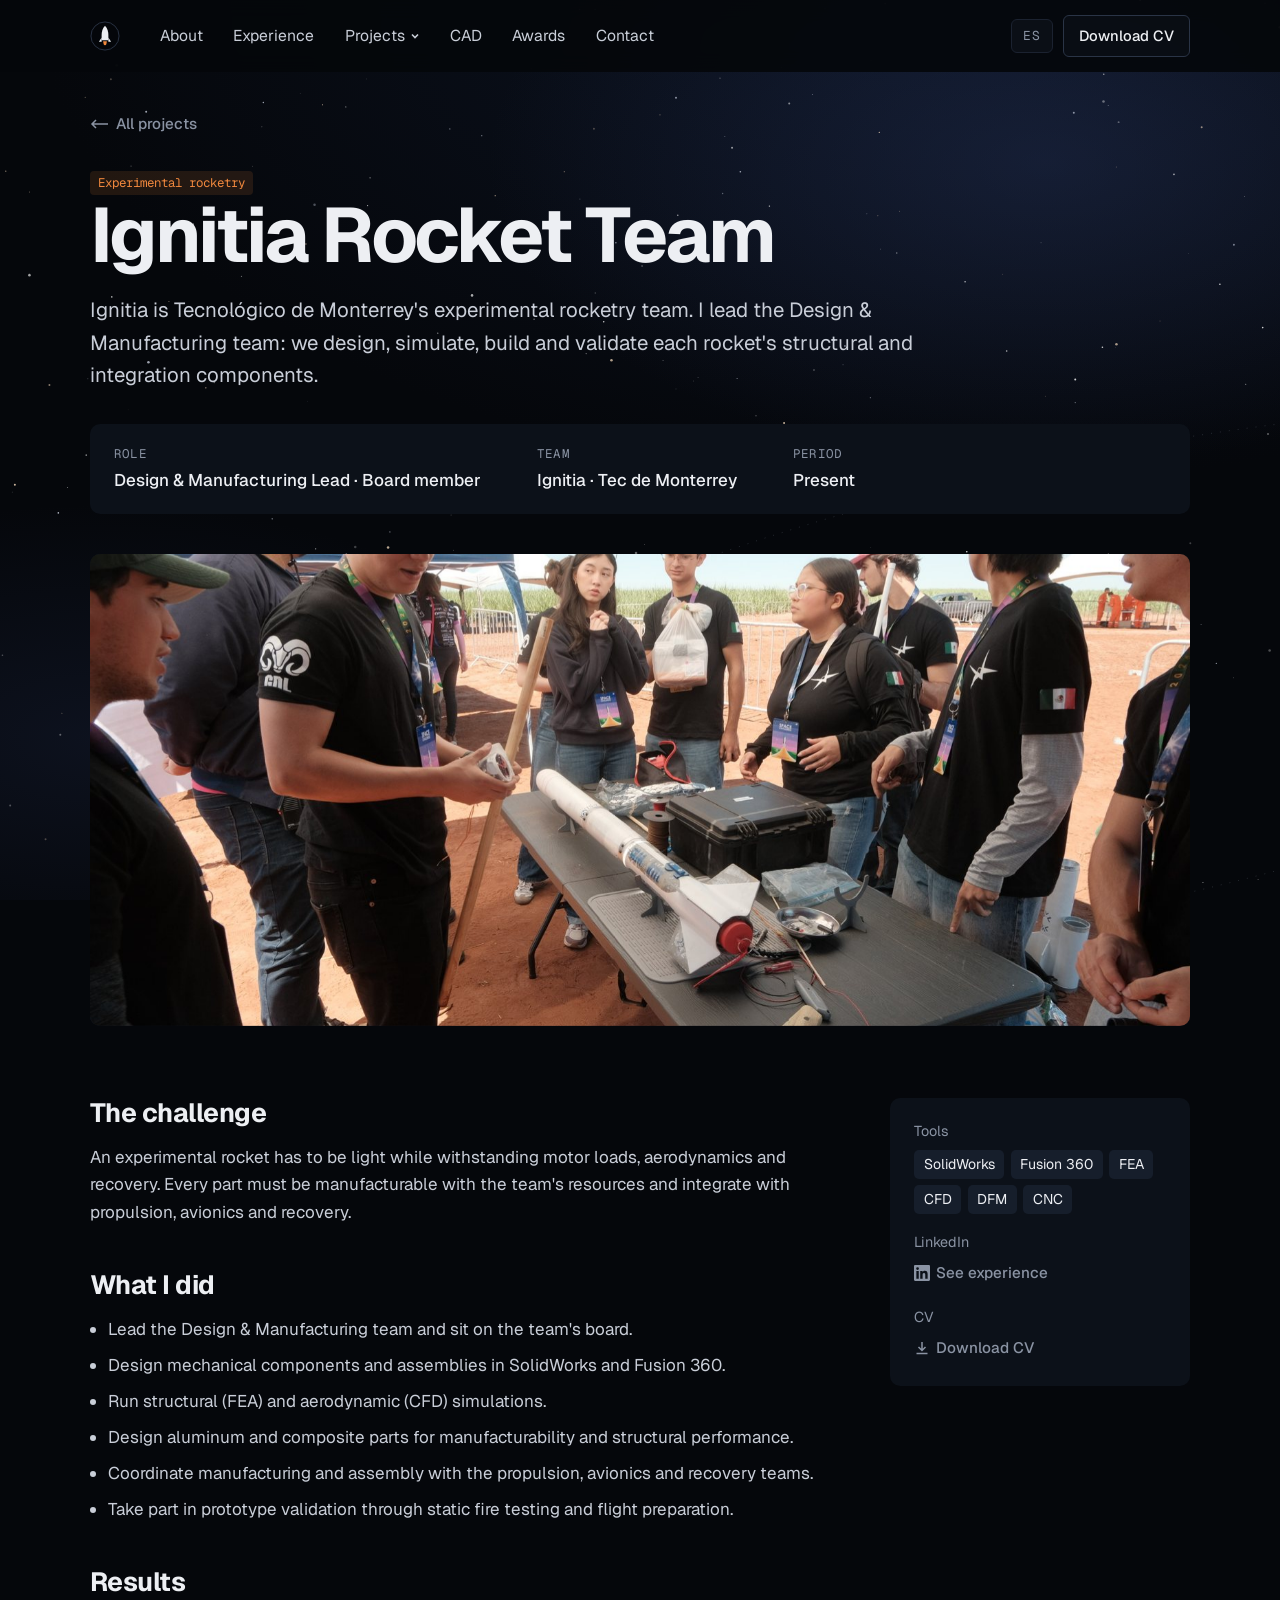
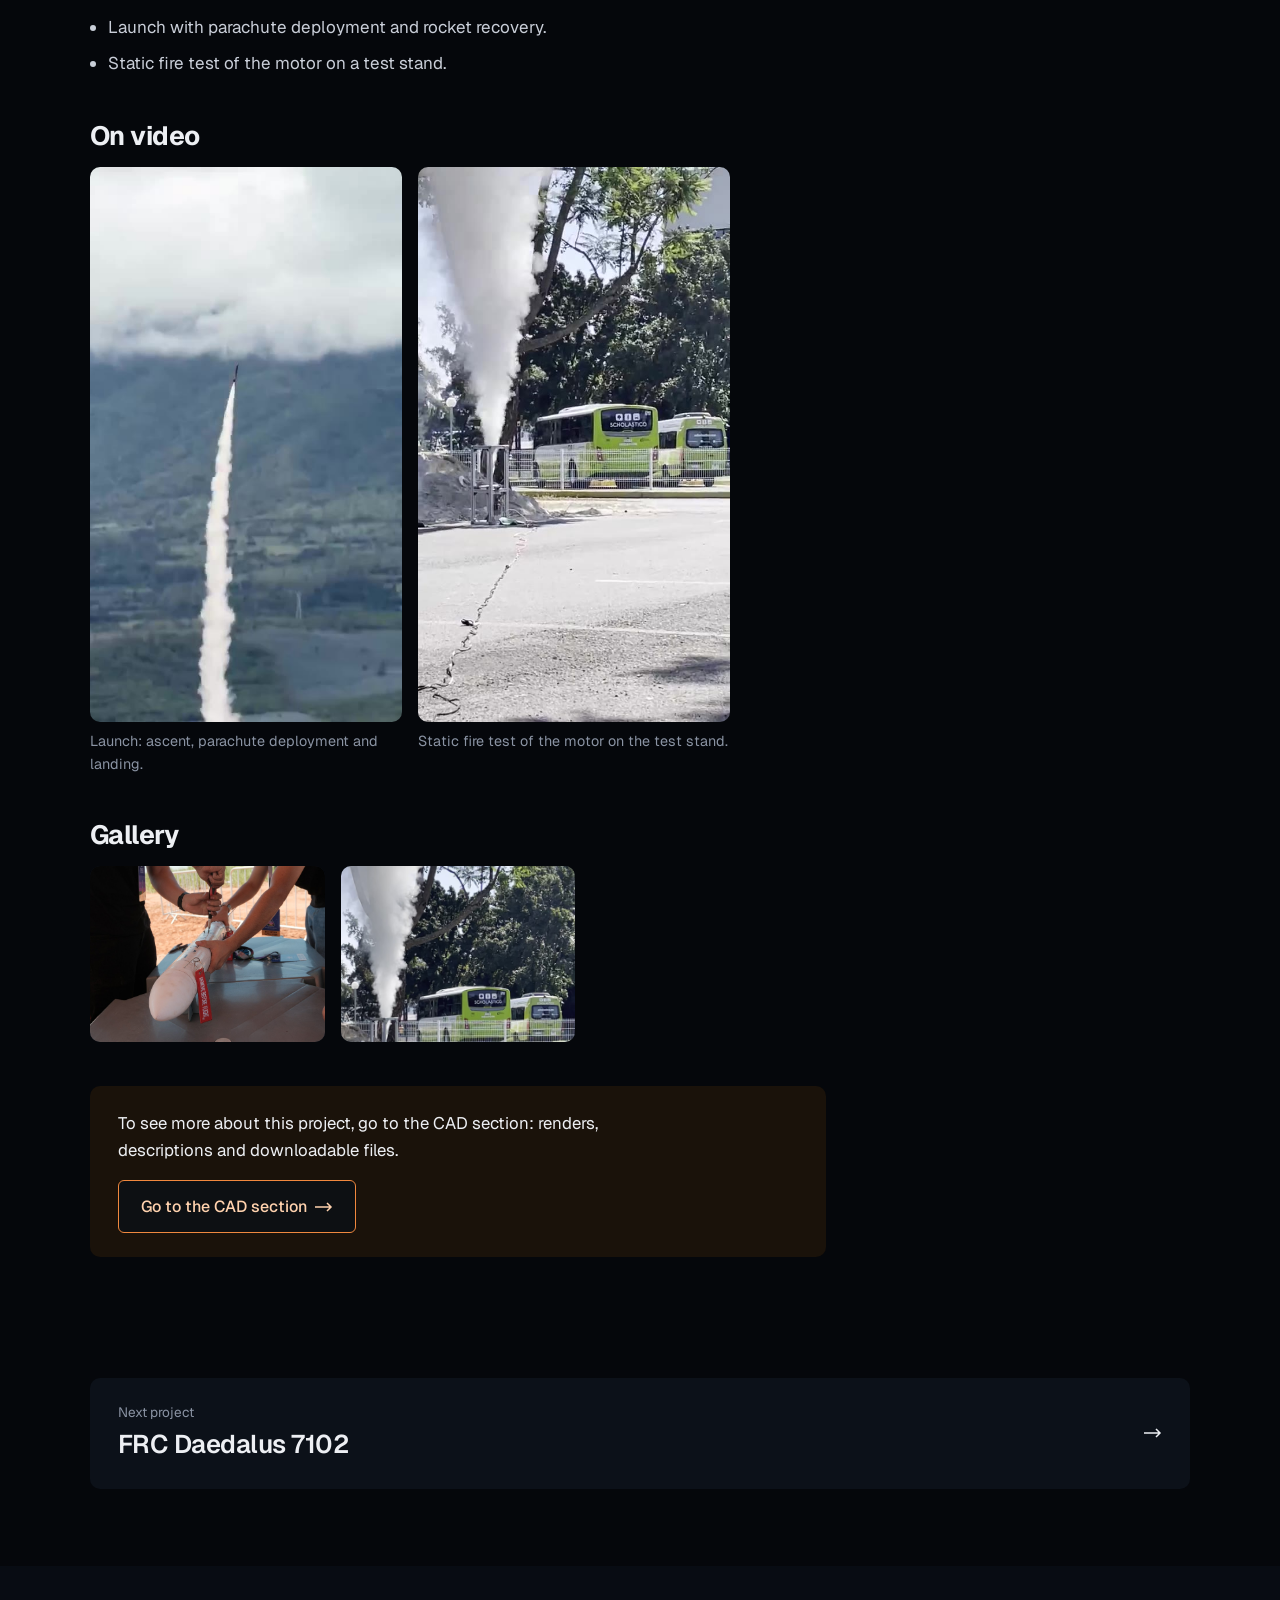
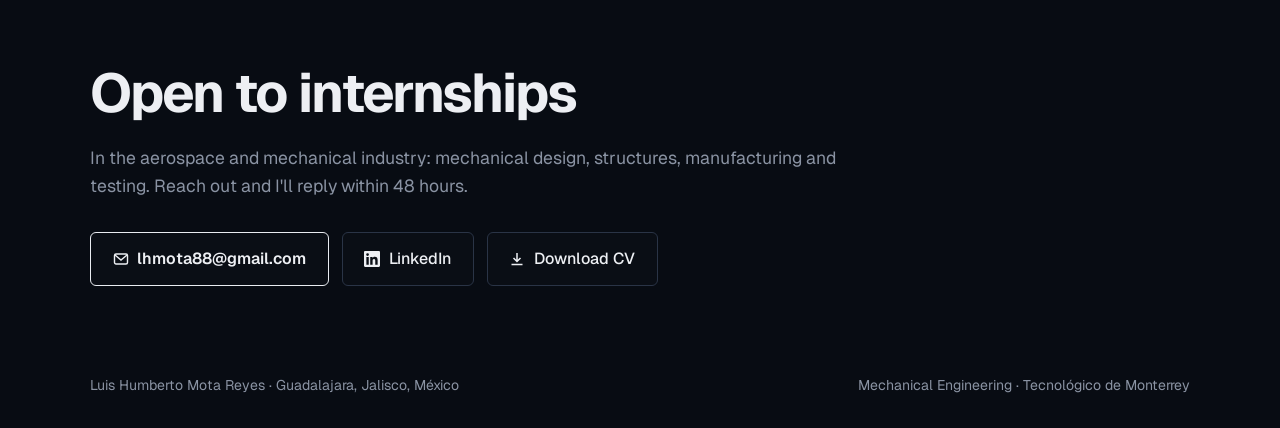
<file: proyectos/ignitia.html>
<!DOCTYPE html>
<html lang="es" data-lang="es" data-base="../" data-title-es="Ignitia Rocket Team — Luis Mota" data-title-en="Ignitia Rocket Team — Luis Mota">
<head>
<meta charset="utf-8">
<meta name="viewport" content="width=device-width, initial-scale=1">
<title>Ignitia Rocket Team — Luis Mota</title>
<meta name="description" content="Ignitia is Tecnológico de Monterrey's experimental rocketry team. I lead the Design & Manufacturing team: we design, simulate, build and validate each rocket's structural and integration components.">
<meta name="theme-color" content="#05070B">
<meta property="og:title" content="Ignitia Rocket Team — Luis Mota">
<meta property="og:description" content="Ignitia is Tecnológico de Monterrey's experimental rocketry team. I lead the Design & Manufacturing team: we design, simulate, build and validate each rocket's structural and integration components.">
<meta property="og:type" content="website">
<meta property="og:locale" content="es_MX"><meta property="og:locale:alternate" content="en_US">
<link rel="icon" href="data:image/svg+xml,<svg viewBox='0 0 32 32' aria-hidden='true'><circle cx='16' cy='16' r='15' fill='none' stroke='%232A3446'/><path d='M16 5c2.6 2.6 3.6 6 3.6 10v5.5h-7.2V15c0-4 1-7.4 3.6-10z' fill='%23EDEFF3'/><path d='M12.4 17.5 9.5 22h2.9zM19.6 17.5l2.9 4.5h-2.9z' fill='%23EDEFF3'/><path d='M14 21.5h4l-.6 3.2c-.4 1.6-2.4 1.6-2.8 0z' fill='%23F0883E'/></svg>">
<link rel="preconnect" href="https://fonts.googleapis.com"><link rel="preconnect" href="https://fonts.gstatic.com" crossorigin>
<link href="https://fonts.googleapis.com/css2?family=Geist:wght@300..800&family=Geist+Mono:wght@400;500&display=swap" rel="stylesheet">
<link rel="stylesheet" href="../assets/styles.css">
</head>
<body>
<div class="sky" aria-hidden="true"></div>
<header class="top">
  <div class="wrap">
    <a class="logo" href="../index.html" aria-label="Luis Mota"><svg viewBox="0 0 32 32" aria-hidden="true"><circle cx="16" cy="16" r="15" fill="none" stroke="#2A3446"/>
<path d="M16 5c2.6 2.6 3.6 6 3.6 10v5.5h-7.2V15c0-4 1-7.4 3.6-10z" fill="#EDEFF3"/>
<path d="M12.4 17.5 9.5 22h2.9zM19.6 17.5l2.9 4.5h-2.9z" fill="#EDEFF3"/>
<path d="M14 21.5h4l-.6 3.2c-.4 1.6-2.4 1.6-2.8 0z" fill="#F0883E"/></svg></a>
    <nav class="nav" aria-label="Principal">
      <a href="../index.html#sobre-mi"><span data-l="es">Sobre mí</span><span data-l="en">About</span></a>
      <a href="../index.html#experiencia"><span data-l="es">Experiencia</span><span data-l="en">Experience</span></a>
      <div class="dd"><button type="button" aria-haspopup="true"><span data-l="es">Proyectos</span><span data-l="en">Projects</span><svg viewBox="0 0 10 10" aria-hidden="true"><path d="M2 3.5l3 3 3-3"/></svg></button><div class="dd-menu"><a href="../proyectos/ignitia.html">Ignitia Rocket Team<small><span data-l="es">Líder de Diseño y Manufactura · Mesa directiva</span><span data-l="en">Design &amp; Manufacturing Lead · Board member</span></small></a><a href="../proyectos/frc-daedalus.html">FRC Daedalus 7102<small><span data-l="es">Capitán</span><span data-l="en">Team Captain</span></small></a><a href="../proyectos/ftc-ikarus.html">FTC Ikarus 26376<small><span data-l="es">Fundador y capitán</span><span data-l="en">Founder &amp; Team Captain</span></small></a><a href="../proyectos/nasa-iasp.html">International Air and Space Program 2025<small><span data-l="es">Team 9 · Proyecto MIRKOL</span><span data-l="en">Team 9 · Project MIRKOL</span></small></a></div></div>
      <a href="../cad.html">CAD</a>
      <a href="../index.html#reconocimientos"><span data-l="es">Reconocimientos</span><span data-l="en">Awards</span></a>
      <a href="../index.html#contacto"><span data-l="es">Contacto</span><span data-l="en">Contact</span></a>
    </nav>
    <div class="right">
      <button type="button" class="menu-btn" aria-expanded="false" aria-controls="mnav"><span data-l="es">Menú</span><span data-l="en">Menu</span></button>
      <button type="button" class="lang-btn">EN</button>
      <a class="btn sm" href="../cv/Luis_Mota_CV.pdf" download><span data-l="es">Descargar CV</span><span data-l="en">Download CV</span></a>
    </div>
  </div>
  <nav class="mnav" id="mnav" aria-label="Móvil" hidden>
    <a href="../index.html#sobre-mi"><span data-l="es">Sobre mí</span><span data-l="en">About</span></a>
    <a href="../index.html#experiencia"><span data-l="es">Experiencia</span><span data-l="en">Experience</span></a>
    <a href="../index.html#proyectos"><span data-l="es">Proyectos</span><span data-l="en">Projects</span></a>
    <a href="../cad.html">CAD</a>
    <a href="../index.html#reconocimientos"><span data-l="es">Reconocimientos</span><span data-l="en">Awards</span></a>
    <a href="../index.html#contacto"><span data-l="es">Contacto</span><span data-l="en">Contact</span></a>
  </nav>
</header>
<main><div class="wrap">
  <a class="crumb" href="../index.html#proyectos"><svg class="arrow" viewBox="0 0 18 10" aria-hidden="true"><path d="M0 5h16M12 1l4 4-4 4"/></svg><span data-l="es">Todos los proyectos</span><span data-l="en">All projects</span></a>
  <header class="p-head">
    <span class="tag"><span data-l="es">Cohetería experimental</span><span data-l="en">Experimental rocketry</span></span>
    <h1>Ignitia Rocket Team</h1>
    <p class="sum" data-l="es">Ignitia es el equipo de cohetería experimental del Tecnológico de Monterrey. Lidero el equipo de Diseño y Manufactura: diseñamos, simulamos, fabricamos y validamos los componentes estructurales y de integración de cada cohete.</p><p class="sum" data-l="en">Ignitia is Tecnológico de Monterrey's experimental rocketry team. I lead the Design &amp; Manufacturing team: we design, simulate, build and validate each rocket's structural and integration components.</p>
  </header>
  <dl class="meta">
    <div><dt><span data-l="es">ROL</span><span data-l="en">ROLE</span></dt><dd><span data-l="es">Líder de Diseño y Manufactura · Mesa directiva</span><span data-l="en">Design &amp; Manufacturing Lead · Board member</span></dd></div>
    <div><dt><span data-l="es">EQUIPO</span><span data-l="en">TEAM</span></dt><dd><span data-l="es">Ignitia · Tec de Monterrey</span><span data-l="en">Ignitia · Tec de Monterrey</span></dd></div>
    <div><dt><span data-l="es">PERIODO</span><span data-l="en">PERIOD</span></dt><dd><span data-l="es">Actual</span><span data-l="en">Present</span></dd></div>
  </dl>
  <figure class="media cover"><svg class="art" viewBox="0 0 400 250" aria-hidden="true"><g fill="none" stroke="#EDEFF3" stroke-width="1.6" stroke-linejoin="round" opacity=".55">
<path d="M248 70c26 6 44 16 56 28-12 4-30 8-56 6l-96 0-14-17 14-17z"/><path d="M152 70l-26-26h24l30 26M152 104l-26 26h24l30-26"/><path d="M200 70v34M226 70v34"/></g>
<circle cx="112" cy="87" r="34" fill="#F0883E" opacity=".18"/><circle cx="124" cy="87" r="14" fill="#F0883E" opacity=".55"/>
<path d="M30 190C120 170 220 120 300 100" fill="none" stroke="#F0883E" stroke-width="1.4" stroke-dasharray="3 9" opacity=".6"/></svg><img src="../img/ignitia-cover.jpg" alt="Ignitia Rocket Team" loading="lazy" onerror="this.remove()"></figure>
  <div class="p-body">
    <div><div class="blk"><h2><span data-l="es">El reto</span><span data-l="en">The challenge</span></h2><p data-l="es">Un cohete experimental tiene que ser ligero y a la vez resistir las cargas del motor, la aerodinámica y la recuperación. Cada pieza debe poder fabricarse con los recursos del equipo e integrarse con propulsión, aviónica y recuperación.</p><p data-l="en">An experimental rocket has to be light while withstanding motor loads, aerodynamics and recovery. Every part must be manufacturable with the team's resources and integrate with propulsion, avionics and recovery.</p></div><div class="blk"><h2><span data-l="es">Lo que hice</span><span data-l="en">What I did</span></h2><ul class="pts" data-l="es"><li>Lidero al equipo de Diseño y Manufactura y formo parte de la mesa directiva.</li><li>Diseño componentes y ensambles mecánicos en SolidWorks y Fusion 360.</li><li>Realizo análisis estructurales (FEA) y aerodinámicos (CFD).</li><li>Diseño piezas de aluminio y materiales compuestos pensando en su manufactura y desempeño estructural.</li><li>Coordino manufactura y ensamble con los equipos de propulsión, aviónica y recuperación.</li><li>Participo en la validación de prototipos con pruebas estáticas (static fire) y en la preparación de vuelo.</li></ul><ul class="pts" data-l="en"><li>Lead the Design &amp; Manufacturing team and sit on the team's board.</li><li>Design mechanical components and assemblies in SolidWorks and Fusion 360.</li><li>Run structural (FEA) and aerodynamic (CFD) simulations.</li><li>Design aluminum and composite parts for manufacturability and structural performance.</li><li>Coordinate manufacturing and assembly with the propulsion, avionics and recovery teams.</li><li>Take part in prototype validation through static fire testing and flight preparation.</li></ul></div><div class="blk"><h2><span data-l="es">Resultados</span><span data-l="en">Results</span></h2><ul class="pts" data-l="es"><li>Lanzamiento con despliegue de paracaídas y recuperación del cohete.</li><li>Prueba estática de motor en banco de pruebas.</li></ul><ul class="pts" data-l="en"><li>Launch with parachute deployment and rocket recovery.</li><li>Static fire test of the motor on a test stand.</li></ul><span class="todo">Pendiente: 1–2 resultados concretos (pieza que diseñaste, material, factor de seguridad, masa, competencia o vuelo).</span></div><div class="blk"><h2><span data-l="es">En video</span><span data-l="en">On video</span></h2><div class="clips"><figure class="clip"><video src="../video/ignitia-lanzamiento.mp4" poster="../video/ignitia-lanzamiento.jpg" muted loop playsinline controls preload="none" aria-label="Lanzamiento: ascenso, despliegue del paracaídas y aterrizaje."></video><figcaption><span data-l="es">Lanzamiento: ascenso, despliegue del paracaídas y aterrizaje.</span><span data-l="en">Launch: ascent, parachute deployment and landing.</span></figcaption></figure><figure class="clip"><video src="../video/ignitia-estatica.mp4" poster="../video/ignitia-estatica.jpg" muted loop playsinline controls preload="none" aria-label="Prueba estática del motor en el banco de pruebas."></video><figcaption><span data-l="es">Prueba estática del motor en el banco de pruebas.</span><span data-l="en">Static fire test of the motor on the test stand.</span></figcaption></figure></div></div><div class="blk"><h2><span data-l="es">Galería</span><span data-l="en">Gallery</span></h2><div class="gallery"><figure class="media"><svg class="art" viewBox="0 0 400 250" aria-hidden="true"><g fill="none" stroke="#EDEFF3" stroke-width="1.6" stroke-linejoin="round" opacity=".55">
<path d="M248 70c26 6 44 16 56 28-12 4-30 8-56 6l-96 0-14-17 14-17z"/><path d="M152 70l-26-26h24l30 26M152 104l-26 26h24l30-26"/><path d="M200 70v34M226 70v34"/></g>
<circle cx="112" cy="87" r="34" fill="#F0883E" opacity=".18"/><circle cx="124" cy="87" r="14" fill="#F0883E" opacity=".55"/>
<path d="M30 190C120 170 220 120 300 100" fill="none" stroke="#F0883E" stroke-width="1.4" stroke-dasharray="3 9" opacity=".6"/></svg><img src="../img/ignitia-1.jpg" alt="Ignitia Rocket Team" loading="lazy" onerror="this.remove()"></figure><figure class="media"><svg class="art" viewBox="0 0 400 250" aria-hidden="true"><g fill="none" stroke="#EDEFF3" stroke-width="1.6" stroke-linejoin="round" opacity=".55">
<path d="M248 70c26 6 44 16 56 28-12 4-30 8-56 6l-96 0-14-17 14-17z"/><path d="M152 70l-26-26h24l30 26M152 104l-26 26h24l30-26"/><path d="M200 70v34M226 70v34"/></g>
<circle cx="112" cy="87" r="34" fill="#F0883E" opacity=".18"/><circle cx="124" cy="87" r="14" fill="#F0883E" opacity=".55"/>
<path d="M30 190C120 170 220 120 300 100" fill="none" stroke="#F0883E" stroke-width="1.4" stroke-dasharray="3 9" opacity=".6"/></svg><img src="../img/ignitia-2.jpg" alt="Ignitia Rocket Team" loading="lazy" onerror="this.remove()"></figure></div></div><div class="cad-cta">
      <p><span data-l="es">Para ver más sobre este proyecto, ve a la sección de CAD: renders, descripciones y archivos descargables.</span><span data-l="en">To see more about this project, go to the CAD section: renders, descriptions and downloadable files.</span></p>
      <a class="btn accent" href="../cad.html?proyecto=ignitia"><span data-l="es">Ir a la sección de CAD</span><span data-l="en">Go to the CAD section</span><svg class="arrow" viewBox="0 0 18 10" aria-hidden="true"><path d="M0 5h16M12 1l4 4-4 4"/></svg></a>
    </div></div>
    <aside class="spec card">
      <dl>
        <dt><span data-l="es">Herramientas</span><span data-l="en">Tools</span></dt><dd><ul class="chips"><li>SolidWorks</li><li>Fusion 360</li><li>FEA</li><li>CFD</li><li>DFM</li><li>CNC</li></ul></dd>
        <dt>LinkedIn</dt><dd><a class="more" href="https://www.linkedin.com/in/luis-humberto-mota-reyes-05086a364/details/experience/" target="_blank" rel="noopener"><svg class="ico" viewBox="0 0 24 24" fill="currentColor" aria-hidden="true"><path d="M20.45 20.45h-3.56v-5.57c0-1.33-.02-3.04-1.85-3.04-1.85 0-2.14 1.45-2.14 2.94v5.67H9.34V9h3.42v1.56h.05c.48-.9 1.64-1.85 3.37-1.85 3.6 0 4.27 2.37 4.27 5.46v6.28zM5.34 7.43a2.06 2.06 0 1 1 0-4.13 2.06 2.06 0 0 1 0 4.13zM7.12 20.45H3.56V9h3.56v11.45zM22.22 0H1.77C.79 0 0 .77 0 1.73v20.54C0 23.23.79 24 1.77 24h20.45c.98 0 1.78-.77 1.78-1.73V1.73C24 .77 23.2 0 22.22 0z"/></svg><span data-l="es">Ver experiencia</span><span data-l="en">See experience</span></a></dd>
        <dt>CV</dt><dd><a class="more" href="../cv/Luis_Mota_CV.pdf" download><svg class="ico" viewBox="0 0 16 16" fill="none" stroke="currentColor" stroke-width="1.5" aria-hidden="true"><path d="M8 2v8M4.5 7 8 10.5 11.5 7M2.5 13.5h11"/></svg><span data-l="es">Descargar CV</span><span data-l="en">Download CV</span></a></dd>
      </dl>
    </aside>
  </div>
  <a class="next" href="frc-daedalus.html"><span><small><span data-l="es">Siguiente proyecto</span><span data-l="en">Next project</span></small><strong>FRC Daedalus 7102</strong></span><svg class="arrow" viewBox="0 0 18 10" aria-hidden="true"><path d="M0 5h16M12 1l4 4-4 4"/></svg></a>
</div></main>
<section class="contact" id="contacto">
  <div class="wrap">
    <h2><span data-l="es">Abierto a prácticas</span><span data-l="en">Open to internships</span></h2>
    <p><span data-l="es">En la industria aeroespacial y mecánica: diseño mecánico, estructuras, manufactura y pruebas. Escríbeme y te respondo en menos de 48 horas.</span><span data-l="en">In the aerospace and mechanical industry: mechanical design, structures, manufacturing and testing. Reach out and I'll reply within 48 hours.</span></p>
    <div class="cta">
      <a class="btn primary" href="mailto:lhmota88@gmail.com"><svg class="ico" viewBox="0 0 16 16" fill="none" stroke="currentColor" stroke-width="1.4" aria-hidden="true"><rect x="1.5" y="3" width="13" height="10" rx="1.5"/><path d="m2 4 6 5 6-5"/></svg>lhmota88@gmail.com</a>
      <a class="btn" href="https://www.linkedin.com/in/luis-humberto-mota-reyes-05086a364" target="_blank" rel="noopener"><svg class="ico" viewBox="0 0 24 24" fill="currentColor" aria-hidden="true"><path d="M20.45 20.45h-3.56v-5.57c0-1.33-.02-3.04-1.85-3.04-1.85 0-2.14 1.45-2.14 2.94v5.67H9.34V9h3.42v1.56h.05c.48-.9 1.64-1.85 3.37-1.85 3.6 0 4.27 2.37 4.27 5.46v6.28zM5.34 7.43a2.06 2.06 0 1 1 0-4.13 2.06 2.06 0 0 1 0 4.13zM7.12 20.45H3.56V9h3.56v11.45zM22.22 0H1.77C.79 0 0 .77 0 1.73v20.54C0 23.23.79 24 1.77 24h20.45c.98 0 1.78-.77 1.78-1.73V1.73C24 .77 23.2 0 22.22 0z"/></svg>LinkedIn</a>
      <a class="btn" href="../cv/Luis_Mota_CV.pdf" download><svg class="ico" viewBox="0 0 16 16" fill="none" stroke="currentColor" stroke-width="1.5" aria-hidden="true"><path d="M8 2v8M4.5 7 8 10.5 11.5 7M2.5 13.5h11"/></svg><span data-l="es">Descargar CV</span><span data-l="en">Download CV</span></a>
    </div>
    <div class="foot">
      <span>Luis Humberto Mota Reyes · Guadalajara, Jalisco, México</span>
      <span><span data-l="es">Ingeniería Mecánica · Tecnológico de Monterrey</span><span data-l="en">Mechanical Engineering · Tecnológico de Monterrey</span></span>
    </div>
  </div>
</section>
<script src="../assets/data/certificaciones.js"></script>
<script src="../assets/data/cad.js"></script>
<script src="../assets/render.js"></script>
<script src="../assets/main.js"></script>
</body>
</html>
</file>
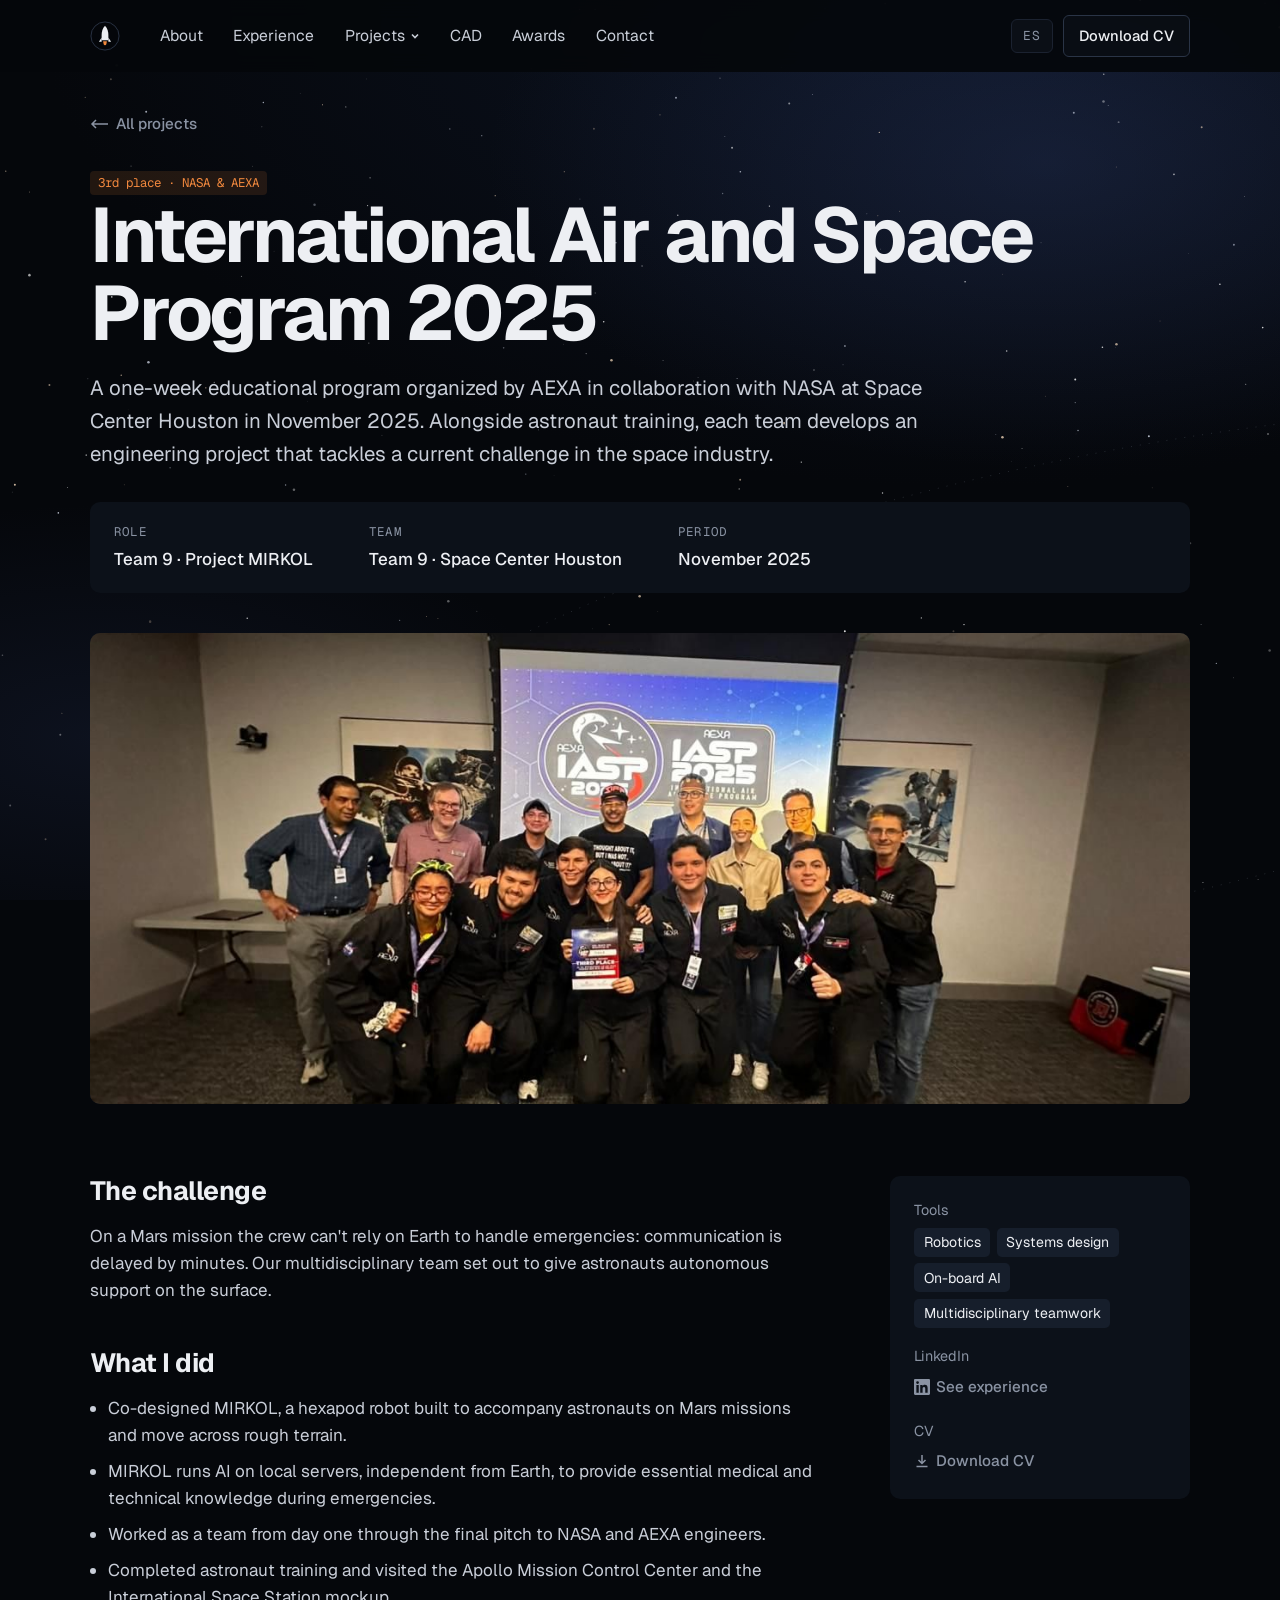
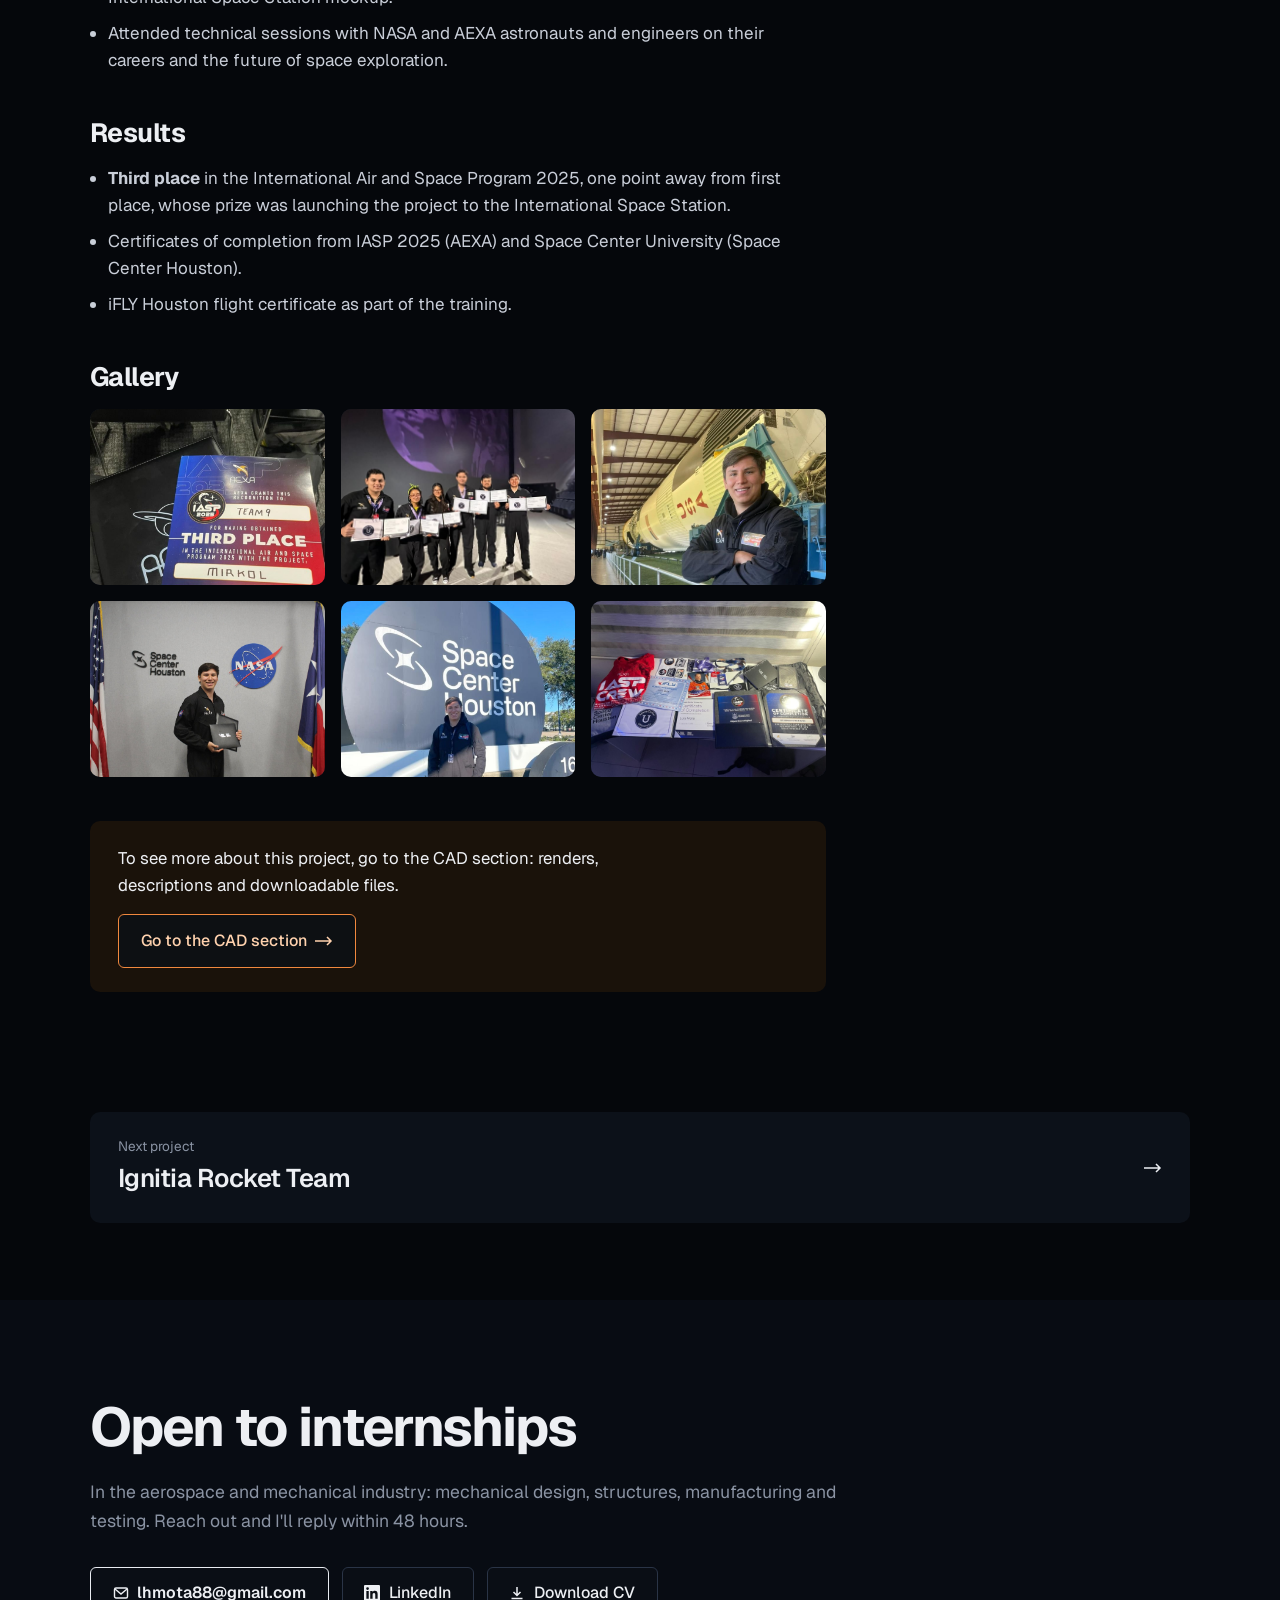
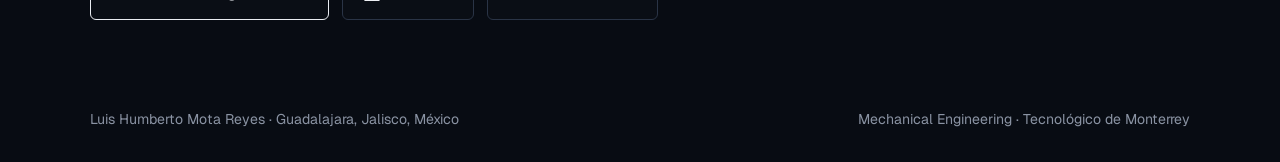
<file: proyectos/nasa-iasp.html>
<!DOCTYPE html>
<html lang="es" data-lang="es" data-base="../" data-title-es="International Air and Space Program 2025 — Luis Mota" data-title-en="International Air and Space Program 2025 — Luis Mota">
<head>
<meta charset="utf-8">
<meta name="viewport" content="width=device-width, initial-scale=1">
<title>International Air and Space Program 2025 — Luis Mota</title>
<meta name="description" content="A one-week educational program organized by AEXA in collaboration with NASA at Space Center Houston in November 2025. Alongside astronaut training, each team develops an engineering project that tackles a current challenge in the space industry.">
<meta name="theme-color" content="#05070B">
<meta property="og:title" content="International Air and Space Program 2025 — Luis Mota">
<meta property="og:description" content="A one-week educational program organized by AEXA in collaboration with NASA at Space Center Houston in November 2025. Alongside astronaut training, each team develops an engineering project that tackles a current challenge in the space industry.">
<meta property="og:type" content="website">
<meta property="og:locale" content="es_MX"><meta property="og:locale:alternate" content="en_US">
<link rel="icon" href="data:image/svg+xml,<svg viewBox='0 0 32 32' aria-hidden='true'><circle cx='16' cy='16' r='15' fill='none' stroke='%232A3446'/><path d='M16 5c2.6 2.6 3.6 6 3.6 10v5.5h-7.2V15c0-4 1-7.4 3.6-10z' fill='%23EDEFF3'/><path d='M12.4 17.5 9.5 22h2.9zM19.6 17.5l2.9 4.5h-2.9z' fill='%23EDEFF3'/><path d='M14 21.5h4l-.6 3.2c-.4 1.6-2.4 1.6-2.8 0z' fill='%23F0883E'/></svg>">
<link rel="preconnect" href="https://fonts.googleapis.com"><link rel="preconnect" href="https://fonts.gstatic.com" crossorigin>
<link href="https://fonts.googleapis.com/css2?family=Geist:wght@300..800&family=Geist+Mono:wght@400;500&display=swap" rel="stylesheet">
<link rel="stylesheet" href="../assets/styles.css">
</head>
<body>
<div class="sky" aria-hidden="true"></div>
<header class="top">
  <div class="wrap">
    <a class="logo" href="../index.html" aria-label="Luis Mota"><svg viewBox="0 0 32 32" aria-hidden="true"><circle cx="16" cy="16" r="15" fill="none" stroke="#2A3446"/>
<path d="M16 5c2.6 2.6 3.6 6 3.6 10v5.5h-7.2V15c0-4 1-7.4 3.6-10z" fill="#EDEFF3"/>
<path d="M12.4 17.5 9.5 22h2.9zM19.6 17.5l2.9 4.5h-2.9z" fill="#EDEFF3"/>
<path d="M14 21.5h4l-.6 3.2c-.4 1.6-2.4 1.6-2.8 0z" fill="#F0883E"/></svg></a>
    <nav class="nav" aria-label="Principal">
      <a href="../index.html#sobre-mi"><span data-l="es">Sobre mí</span><span data-l="en">About</span></a>
      <a href="../index.html#experiencia"><span data-l="es">Experiencia</span><span data-l="en">Experience</span></a>
      <div class="dd"><button type="button" aria-haspopup="true"><span data-l="es">Proyectos</span><span data-l="en">Projects</span><svg viewBox="0 0 10 10" aria-hidden="true"><path d="M2 3.5l3 3 3-3"/></svg></button><div class="dd-menu"><a href="../proyectos/ignitia.html">Ignitia Rocket Team<small><span data-l="es">Líder de Diseño y Manufactura · Mesa directiva</span><span data-l="en">Design &amp; Manufacturing Lead · Board member</span></small></a><a href="../proyectos/frc-daedalus.html">FRC Daedalus 7102<small><span data-l="es">Capitán</span><span data-l="en">Team Captain</span></small></a><a href="../proyectos/ftc-ikarus.html">FTC Ikarus 26376<small><span data-l="es">Fundador y capitán</span><span data-l="en">Founder &amp; Team Captain</span></small></a><a href="../proyectos/nasa-iasp.html">International Air and Space Program 2025<small><span data-l="es">Team 9 · Proyecto MIRKOL</span><span data-l="en">Team 9 · Project MIRKOL</span></small></a></div></div>
      <a href="../cad.html">CAD</a>
      <a href="../index.html#reconocimientos"><span data-l="es">Reconocimientos</span><span data-l="en">Awards</span></a>
      <a href="../index.html#contacto"><span data-l="es">Contacto</span><span data-l="en">Contact</span></a>
    </nav>
    <div class="right">
      <button type="button" class="menu-btn" aria-expanded="false" aria-controls="mnav"><span data-l="es">Menú</span><span data-l="en">Menu</span></button>
      <button type="button" class="lang-btn">EN</button>
      <a class="btn sm" href="../cv/Luis_Mota_CV.pdf" download><span data-l="es">Descargar CV</span><span data-l="en">Download CV</span></a>
    </div>
  </div>
  <nav class="mnav" id="mnav" aria-label="Móvil" hidden>
    <a href="../index.html#sobre-mi"><span data-l="es">Sobre mí</span><span data-l="en">About</span></a>
    <a href="../index.html#experiencia"><span data-l="es">Experiencia</span><span data-l="en">Experience</span></a>
    <a href="../index.html#proyectos"><span data-l="es">Proyectos</span><span data-l="en">Projects</span></a>
    <a href="../cad.html">CAD</a>
    <a href="../index.html#reconocimientos"><span data-l="es">Reconocimientos</span><span data-l="en">Awards</span></a>
    <a href="../index.html#contacto"><span data-l="es">Contacto</span><span data-l="en">Contact</span></a>
  </nav>
</header>
<main><div class="wrap">
  <a class="crumb" href="../index.html#proyectos"><svg class="arrow" viewBox="0 0 18 10" aria-hidden="true"><path d="M0 5h16M12 1l4 4-4 4"/></svg><span data-l="es">Todos los proyectos</span><span data-l="en">All projects</span></a>
  <header class="p-head">
    <span class="tag"><span data-l="es">3er lugar · NASA &amp; AEXA</span><span data-l="en">3rd place · NASA &amp; AEXA</span></span>
    <h1>International Air and Space Program 2025</h1>
    <p class="sum" data-l="es">Programa educativo de una semana organizado por AEXA en colaboración con la NASA en Space Center Houston, en noviembre de 2025. Además del entrenamiento de astronauta, cada equipo desarrolla un proyecto de ingeniería para resolver un reto actual de la industria espacial.</p><p class="sum" data-l="en">A one-week educational program organized by AEXA in collaboration with NASA at Space Center Houston in November 2025. Alongside astronaut training, each team develops an engineering project that tackles a current challenge in the space industry.</p>
  </header>
  <dl class="meta">
    <div><dt><span data-l="es">ROL</span><span data-l="en">ROLE</span></dt><dd><span data-l="es">Team 9 · Proyecto MIRKOL</span><span data-l="en">Team 9 · Project MIRKOL</span></dd></div>
    <div><dt><span data-l="es">EQUIPO</span><span data-l="en">TEAM</span></dt><dd><span data-l="es">Team 9 · Space Center Houston</span><span data-l="en">Team 9 · Space Center Houston</span></dd></div>
    <div><dt><span data-l="es">PERIODO</span><span data-l="en">PERIOD</span></dt><dd><span data-l="es">Noviembre 2025</span><span data-l="en">November 2025</span></dd></div>
  </dl>
  <figure class="media cover"><svg class="art" viewBox="0 0 400 250" aria-hidden="true"><ellipse cx="200" cy="125" rx="150" ry="46" transform="rotate(-14 200 125)" fill="none" stroke="#EDEFF3" stroke-width="1.4" opacity=".4"/>
<circle cx="200" cy="125" r="34" fill="#1B2436"/><circle cx="318" cy="88" r="6" fill="#F0883E"/></svg><img src="../img/nasa-iasp-cover.jpg" alt="International Air and Space Program 2025" loading="lazy" onerror="this.remove()"></figure>
  <div class="p-body">
    <div><div class="blk"><h2><span data-l="es">El reto</span><span data-l="en">The challenge</span></h2><p data-l="es">En una misión a Marte, la tripulación no puede depender de la Tierra para resolver emergencias: la comunicación tiene minutos de retraso. Nuestro equipo multidisciplinario se propuso darles a los astronautas un apoyo autónomo en la superficie.</p><p data-l="en">On a Mars mission the crew can't rely on Earth to handle emergencies: communication is delayed by minutes. Our multidisciplinary team set out to give astronauts autonomous support on the surface.</p></div><div class="blk"><h2><span data-l="es">Lo que hice</span><span data-l="en">What I did</span></h2><ul class="pts" data-l="es"><li>Codiseñamos MIRKOL, un robot hexápodo para acompañar a los astronautas en misiones a Marte y moverse en terreno irregular.</li><li>MIRKOL integra una IA que corre en servidores locales, sin depender de la Tierra, para dar conocimiento médico y técnico esencial en emergencias.</li><li>Trabajamos como equipo desde el primer día hasta la presentación final ante ingenieros de la NASA y AEXA.</li><li>Entrenamiento de astronauta y visitas al Centro de Control de la misión Apolo y a la maqueta de la Estación Espacial Internacional.</li><li>Sesiones técnicas con astronautas e ingenieros de la NASA y AEXA sobre su experiencia y el futuro de la exploración espacial.</li></ul><ul class="pts" data-l="en"><li>Co-designed MIRKOL, a hexapod robot built to accompany astronauts on Mars missions and move across rough terrain.</li><li>MIRKOL runs AI on local servers, independent from Earth, to provide essential medical and technical knowledge during emergencies.</li><li>Worked as a team from day one through the final pitch to NASA and AEXA engineers.</li><li>Completed astronaut training and visited the Apollo Mission Control Center and the International Space Station mockup.</li><li>Attended technical sessions with NASA and AEXA astronauts and engineers on their careers and the future of space exploration.</li></ul></div><div class="blk"><h2><span data-l="es">Resultados</span><span data-l="en">Results</span></h2><ul class="pts" data-l="es"><li><b>Tercer lugar</b> del International Air and Space Program 2025, a un punto del primer lugar, cuyo premio era enviar el proyecto a la Estación Espacial Internacional.</li><li>Certificado de finalización del IASP 2025 (AEXA) y de Space Center University (Space Center Houston).</li><li>Certificado de vuelo en iFLY Houston como parte del entrenamiento.</li></ul><ul class="pts" data-l="en"><li><b>Third place</b> in the International Air and Space Program 2025, one point away from first place, whose prize was launching the project to the International Space Station.</li><li>Certificates of completion from IASP 2025 (AEXA) and Space Center University (Space Center Houston).</li><li>iFLY Houston flight certificate as part of the training.</li></ul></div><div class="blk"><h2><span data-l="es">Galería</span><span data-l="en">Gallery</span></h2><div class="gallery"><figure class="media"><svg class="art" viewBox="0 0 400 250" aria-hidden="true"><ellipse cx="200" cy="125" rx="150" ry="46" transform="rotate(-14 200 125)" fill="none" stroke="#EDEFF3" stroke-width="1.4" opacity=".4"/>
<circle cx="200" cy="125" r="34" fill="#1B2436"/><circle cx="318" cy="88" r="6" fill="#F0883E"/></svg><img src="../img/nasa-iasp-1.jpg" alt="International Air and Space Program 2025" loading="lazy" onerror="this.remove()"></figure><figure class="media"><svg class="art" viewBox="0 0 400 250" aria-hidden="true"><ellipse cx="200" cy="125" rx="150" ry="46" transform="rotate(-14 200 125)" fill="none" stroke="#EDEFF3" stroke-width="1.4" opacity=".4"/>
<circle cx="200" cy="125" r="34" fill="#1B2436"/><circle cx="318" cy="88" r="6" fill="#F0883E"/></svg><img src="../img/nasa-iasp-2.jpg" alt="International Air and Space Program 2025" loading="lazy" onerror="this.remove()"></figure><figure class="media"><svg class="art" viewBox="0 0 400 250" aria-hidden="true"><ellipse cx="200" cy="125" rx="150" ry="46" transform="rotate(-14 200 125)" fill="none" stroke="#EDEFF3" stroke-width="1.4" opacity=".4"/>
<circle cx="200" cy="125" r="34" fill="#1B2436"/><circle cx="318" cy="88" r="6" fill="#F0883E"/></svg><img src="../img/nasa-iasp-3.jpg" alt="International Air and Space Program 2025" loading="lazy" onerror="this.remove()"></figure><figure class="media"><svg class="art" viewBox="0 0 400 250" aria-hidden="true"><ellipse cx="200" cy="125" rx="150" ry="46" transform="rotate(-14 200 125)" fill="none" stroke="#EDEFF3" stroke-width="1.4" opacity=".4"/>
<circle cx="200" cy="125" r="34" fill="#1B2436"/><circle cx="318" cy="88" r="6" fill="#F0883E"/></svg><img src="../img/nasa-iasp-4.jpg" alt="International Air and Space Program 2025" loading="lazy" onerror="this.remove()"></figure><figure class="media"><svg class="art" viewBox="0 0 400 250" aria-hidden="true"><ellipse cx="200" cy="125" rx="150" ry="46" transform="rotate(-14 200 125)" fill="none" stroke="#EDEFF3" stroke-width="1.4" opacity=".4"/>
<circle cx="200" cy="125" r="34" fill="#1B2436"/><circle cx="318" cy="88" r="6" fill="#F0883E"/></svg><img src="../img/nasa-iasp-5.jpg" alt="International Air and Space Program 2025" loading="lazy" onerror="this.remove()"></figure><figure class="media"><svg class="art" viewBox="0 0 400 250" aria-hidden="true"><ellipse cx="200" cy="125" rx="150" ry="46" transform="rotate(-14 200 125)" fill="none" stroke="#EDEFF3" stroke-width="1.4" opacity=".4"/>
<circle cx="200" cy="125" r="34" fill="#1B2436"/><circle cx="318" cy="88" r="6" fill="#F0883E"/></svg><img src="../img/nasa-iasp-6.jpg" alt="International Air and Space Program 2025" loading="lazy" onerror="this.remove()"></figure></div></div><div class="cad-cta">
      <p><span data-l="es">Para ver más sobre este proyecto, ve a la sección de CAD: renders, descripciones y archivos descargables.</span><span data-l="en">To see more about this project, go to the CAD section: renders, descriptions and downloadable files.</span></p>
      <a class="btn accent" href="../cad.html?proyecto=nasa-iasp"><span data-l="es">Ir a la sección de CAD</span><span data-l="en">Go to the CAD section</span><svg class="arrow" viewBox="0 0 18 10" aria-hidden="true"><path d="M0 5h16M12 1l4 4-4 4"/></svg></a>
    </div></div>
    <aside class="spec card">
      <dl>
        <dt><span data-l="es">Herramientas</span><span data-l="en">Tools</span></dt><dd><ul class="chips"><li><span data-l="es">Robótica</span><span data-l="en">Robotics</span></li><li><span data-l="es">Diseño de sistemas</span><span data-l="en">Systems design</span></li><li><span data-l="es">IA local</span><span data-l="en">On-board AI</span></li><li><span data-l="es">Trabajo multidisciplinario</span><span data-l="en">Multidisciplinary teamwork</span></li></ul></dd>
        <dt>LinkedIn</dt><dd><a class="more" href="https://www.linkedin.com/in/luis-humberto-mota-reyes-05086a364/details/experience/" target="_blank" rel="noopener"><svg class="ico" viewBox="0 0 24 24" fill="currentColor" aria-hidden="true"><path d="M20.45 20.45h-3.56v-5.57c0-1.33-.02-3.04-1.85-3.04-1.85 0-2.14 1.45-2.14 2.94v5.67H9.34V9h3.42v1.56h.05c.48-.9 1.64-1.85 3.37-1.85 3.6 0 4.27 2.37 4.27 5.46v6.28zM5.34 7.43a2.06 2.06 0 1 1 0-4.13 2.06 2.06 0 0 1 0 4.13zM7.12 20.45H3.56V9h3.56v11.45zM22.22 0H1.77C.79 0 0 .77 0 1.73v20.54C0 23.23.79 24 1.77 24h20.45c.98 0 1.78-.77 1.78-1.73V1.73C24 .77 23.2 0 22.22 0z"/></svg><span data-l="es">Ver experiencia</span><span data-l="en">See experience</span></a></dd>
        <dt>CV</dt><dd><a class="more" href="../cv/Luis_Mota_CV.pdf" download><svg class="ico" viewBox="0 0 16 16" fill="none" stroke="currentColor" stroke-width="1.5" aria-hidden="true"><path d="M8 2v8M4.5 7 8 10.5 11.5 7M2.5 13.5h11"/></svg><span data-l="es">Descargar CV</span><span data-l="en">Download CV</span></a></dd>
      </dl>
    </aside>
  </div>
  <a class="next" href="ignitia.html"><span><small><span data-l="es">Siguiente proyecto</span><span data-l="en">Next project</span></small><strong>Ignitia Rocket Team</strong></span><svg class="arrow" viewBox="0 0 18 10" aria-hidden="true"><path d="M0 5h16M12 1l4 4-4 4"/></svg></a>
</div></main>
<section class="contact" id="contacto">
  <div class="wrap">
    <h2><span data-l="es">Abierto a prácticas</span><span data-l="en">Open to internships</span></h2>
    <p><span data-l="es">En la industria aeroespacial y mecánica: diseño mecánico, estructuras, manufactura y pruebas. Escríbeme y te respondo en menos de 48 horas.</span><span data-l="en">In the aerospace and mechanical industry: mechanical design, structures, manufacturing and testing. Reach out and I'll reply within 48 hours.</span></p>
    <div class="cta">
      <a class="btn primary" href="mailto:lhmota88@gmail.com"><svg class="ico" viewBox="0 0 16 16" fill="none" stroke="currentColor" stroke-width="1.4" aria-hidden="true"><rect x="1.5" y="3" width="13" height="10" rx="1.5"/><path d="m2 4 6 5 6-5"/></svg>lhmota88@gmail.com</a>
      <a class="btn" href="https://www.linkedin.com/in/luis-humberto-mota-reyes-05086a364" target="_blank" rel="noopener"><svg class="ico" viewBox="0 0 24 24" fill="currentColor" aria-hidden="true"><path d="M20.45 20.45h-3.56v-5.57c0-1.33-.02-3.04-1.85-3.04-1.85 0-2.14 1.45-2.14 2.94v5.67H9.34V9h3.42v1.56h.05c.48-.9 1.64-1.85 3.37-1.85 3.6 0 4.27 2.37 4.27 5.46v6.28zM5.34 7.43a2.06 2.06 0 1 1 0-4.13 2.06 2.06 0 0 1 0 4.13zM7.12 20.45H3.56V9h3.56v11.45zM22.22 0H1.77C.79 0 0 .77 0 1.73v20.54C0 23.23.79 24 1.77 24h20.45c.98 0 1.78-.77 1.78-1.73V1.73C24 .77 23.2 0 22.22 0z"/></svg>LinkedIn</a>
      <a class="btn" href="../cv/Luis_Mota_CV.pdf" download><svg class="ico" viewBox="0 0 16 16" fill="none" stroke="currentColor" stroke-width="1.5" aria-hidden="true"><path d="M8 2v8M4.5 7 8 10.5 11.5 7M2.5 13.5h11"/></svg><span data-l="es">Descargar CV</span><span data-l="en">Download CV</span></a>
    </div>
    <div class="foot">
      <span>Luis Humberto Mota Reyes · Guadalajara, Jalisco, México</span>
      <span><span data-l="es">Ingeniería Mecánica · Tecnológico de Monterrey</span><span data-l="en">Mechanical Engineering · Tecnológico de Monterrey</span></span>
    </div>
  </div>
</section>
<script src="../assets/data/certificaciones.js"></script>
<script src="../assets/data/cad.js"></script>
<script src="../assets/render.js"></script>
<script src="../assets/main.js"></script>
</body>
</html>
</file>
<file: assets/styles.css>
:root{
  --bg:#05070B;
  --surface:#0B0F16;
  --surface-2:#111722;
  --border:#1B2230;
  --border-strong:#2A3446;
  --text:#EDEFF3;
  --muted:#8A93A3;
  --accent:#F0883E;          /* rocket-plume orange */
  --accent-soft:rgba(240,136,62,.12);
  --radius:10px;
  --measure:66ch;
  --mono:"Geist Mono",ui-monospace,monospace;
}
*{box-sizing:border-box}
html{scroll-behavior:smooth;background:var(--bg)}
html[data-lang="es"] [data-l="en"],
html[data-lang="en"] [data-l="es"]{display:none !important}
body{margin:0;color:var(--text);font-family:"Geist",system-ui,sans-serif;font-size:1.0625rem;line-height:1.6;-webkit-font-smoothing:antialiased}
.sky{position:fixed;inset:0;z-index:-1;pointer-events:none;
  background:url("sky.svg") center/cover no-repeat,radial-gradient(120% 90% at 75% 0%,#0C1322 0%,#05070B 60%)}
a{color:inherit}
:focus-visible{outline:2px solid var(--accent);outline-offset:3px;border-radius:4px}
img{max-width:100%;display:block}
.wrap{max-width:1180px;margin:0 auto;padding:0 clamp(1.25rem,4vw,2.5rem)}
p{margin:0 0 1rem;max-width:var(--measure)}
h2{font-weight:700;font-size:clamp(1.7rem,3.2vw,2.4rem);line-height:1.15;letter-spacing:-.02em;margin:0}
h3{font-weight:600;font-size:1.2rem;line-height:1.3;margin:0 0 .3rem;letter-spacing:-.01em}
section{padding:clamp(4rem,8vw,6.5rem) 0}
.label{font-family:var(--mono);font-size:.82rem;color:var(--muted);letter-spacing:.14em;margin:0 0 1.25rem;display:block}
.sec-head{display:flex;flex-wrap:wrap;align-items:baseline;justify-content:space-between;gap:.75rem 1.5rem;margin-bottom:2.5rem}
.sec-head p{margin:.5rem 0 0;color:var(--muted)}
.more{color:var(--muted);font-weight:500;font-size:.95rem;text-decoration:none;display:inline-flex;align-items:center;gap:.4rem}
.more:hover{color:var(--text)}
.ico{width:16px;height:16px;flex:none}
.arrow{width:18px;height:10px;stroke:currentColor;fill:none;stroke-width:1.5;flex:none;transition:transform .2s}

/* ---------- Header ---------- */
.top{position:sticky;top:0;z-index:30;background:rgba(5,7,11,.82);backdrop-filter:blur(10px);border-bottom:1px solid var(--border)}
.top .wrap{display:flex;align-items:center;gap:2.5rem;height:72px}
.logo{display:flex;align-items:center;gap:.6rem;text-decoration:none;font-weight:700;letter-spacing:-.01em}
.logo svg{width:30px;height:30px}
.nav{display:flex;align-items:center;gap:1.9rem;flex:1}
.nav > a,.dd > button{color:#C9CED8;text-decoration:none;font:inherit;font-size:.98rem;background:none;border:0;padding:0;cursor:pointer;display:inline-flex;align-items:center;gap:.3rem}
.nav > a:hover,.dd > button:hover{color:#fff}
.dd{position:relative}
.dd > button svg{width:10px;height:10px;stroke:currentColor;fill:none;stroke-width:1.6}
.dd-menu{position:absolute;top:calc(100% + 14px);left:-1rem;min-width:260px;background:var(--surface);border:1px solid var(--border-strong);border-radius:var(--radius);padding:.5rem;display:none;box-shadow:0 20px 40px rgba(0,0,0,.5)}
.dd-menu::before{content:"";position:absolute;inset:-16px 0 auto;height:16px}
.dd:hover .dd-menu,.dd:focus-within .dd-menu{display:block}
.dd-menu a{display:block;padding:.6rem .8rem;border-radius:6px;text-decoration:none;font-size:.95rem}
.dd-menu a small{display:block;color:var(--muted);font-size:.82rem}
.dd-menu a:hover{background:var(--surface-2)}
.right{display:flex;align-items:center;gap:.6rem;margin-left:auto}
.lang-btn{font-family:var(--mono);font-size:.8rem;letter-spacing:.08em;color:var(--muted);background:var(--surface);border:1px solid var(--border);border-radius:6px;padding:.45rem .7rem;cursor:pointer}
.lang-btn:hover{color:var(--text);border-color:var(--border-strong)}
@media (max-width:900px){.nav{display:none}.top .wrap{gap:1rem}}

/* ---------- Buttons ---------- */
.btn{display:inline-flex;align-items:center;gap:.55rem;font-weight:500;font-size:1rem;padding:.8rem 1.35rem;border-radius:6px;text-decoration:none;border:1px solid var(--border-strong);color:var(--text);background:rgba(11,15,22,.8);transition:border-color .2s,background .2s}
.btn:hover{border-color:#4A5568;background:var(--surface-2)}
.btn.primary{border-color:#E9ECF1;font-weight:600}
.btn.primary:hover{background:#fff;color:#05070B}
.btn.sm{padding:.5rem .95rem;font-size:.92rem}
.btn.accent{border-color:var(--accent);color:#FFD2AE}
.btn.accent:hover{background:var(--accent);color:#120A04}

/* ---------- Hero (same structure as the reference) ---------- */
.hero{padding:clamp(4rem,10vw,8rem) 0 clamp(3.5rem,7vw,5.5rem)}
.hero .wrap{display:grid;grid-template-columns:minmax(0,1fr) 300px;gap:clamp(2rem,5vw,5rem);align-items:center}
.hero h1{font-size:clamp(3rem,7.4vw,6.2rem);font-weight:700;letter-spacing:-.045em;line-height:1;margin:0 0 1.75rem}
.hero .t1{font-size:clamp(1.3rem,2.3vw,1.85rem);font-weight:500;letter-spacing:-.015em;margin:0 0 .4rem;max-width:none}
.hero .t2{font-size:clamp(1.1rem,1.8vw,1.45rem);font-weight:300;color:#C9CED8;margin:0 0 1.75rem;max-width:none}
.hero .roleline{font-family:var(--mono);font-size:.92rem;color:var(--accent);border-left:2px solid var(--accent);padding:.1rem 0 .1rem 1rem;margin:0 0 1.75rem;max-width:none}
.hero .desc{color:#C9CED8;font-size:1.1rem;max-width:58ch;margin-bottom:2.25rem}
.cta{display:flex;flex-wrap:wrap;gap:.8rem}
.photo{position:relative;aspect-ratio:4/5;border-radius:var(--radius);overflow:hidden;background:var(--surface);border:1px solid var(--border-strong);display:flex;align-items:center;justify-content:center}
.photo img{position:absolute;inset:0;width:100%;height:100%;object-fit:cover}
.photo .ph-txt{color:var(--muted);font-size:.88rem;text-align:center;padding:1rem}
@media (max-width:860px){.hero .wrap{grid-template-columns:1fr}.photo{order:-1;width:180px}}

/* stats band */
.stats{border-top:1px solid var(--border);border-bottom:1px solid var(--border);background:rgba(5,7,11,.65)}
.stats .wrap{display:grid;grid-template-columns:repeat(4,1fr)}
.stat{padding:2rem 1.75rem 2rem 0;border-left:1px solid var(--border);padding-left:1.75rem}
.stat:first-child{border-left:0;padding-left:0}
.stat b{display:block;font-family:var(--mono);font-weight:500;font-size:clamp(1.35rem,2.3vw,1.85rem);letter-spacing:.01em;margin-bottom:.35rem}
.stat:first-child b{color:var(--accent)}
.stat span{color:var(--muted);font-size:.95rem}
@media (max-width:860px){.stats .wrap{grid-template-columns:1fr 1fr}.stat:nth-child(3){border-left:0;padding-left:0}.stat:nth-child(n+3){border-top:1px solid var(--border)}}

/* ---------- About ---------- */
.about{display:grid;grid-template-columns:minmax(0,1fr) 380px;gap:clamp(2rem,6vw,5rem);align-items:start}
.skills{display:grid;grid-template-columns:repeat(2,1fr);gap:1rem;margin-bottom:2.5rem}
.skill{background:rgba(11,15,22,.85);border:1px solid var(--border);border-radius:var(--radius);padding:1.1rem 1.2rem}
.skill h3{font-size:.95rem;color:var(--muted);font-weight:500;margin-bottom:.6rem}
.chips{display:flex;flex-wrap:wrap;gap:.4rem;margin:0;padding:0;list-style:none}
.chips li{font-size:.88rem;background:var(--surface-2);border:1px solid var(--border-strong);border-radius:5px;padding:.2rem .6rem}
.chips li.key{border-color:rgba(240,136,62,.55);color:#FFD2AE}
.about .lead{font-size:clamp(1.15rem,1.7vw,1.35rem);line-height:1.6;color:#DDE1E8}
.side{display:flex;flex-direction:column;gap:1rem}
.card{background:rgba(11,15,22,.88);border:1px solid var(--border);border-radius:var(--radius);padding:1.4rem 1.5rem}
.card h3{font-size:1.08rem}
.card p{color:var(--muted);font-size:.96rem;margin:0}
.card dl{margin:0;display:grid;grid-template-columns:auto 1fr;gap:.35rem 1.25rem;font-size:.96rem}
.card dt{color:var(--muted)}
.card dd{margin:0}
.open-to{display:flex;gap:.7rem;align-items:flex-start}
.open-to i{width:8px;height:8px;border-radius:50%;background:#3FB950;box-shadow:0 0 0 4px rgba(63,185,80,.18);margin-top:.55rem;flex:none}
@media (max-width:980px){.about{grid-template-columns:1fr}}
@media (max-width:560px){.skills{grid-template-columns:1fr}}

/* ---------- Experience ---------- */
.exp{list-style:none;margin:0;padding:0;border-top:1px solid var(--border)}
.exp > li{display:grid;grid-template-columns:200px minmax(0,1fr) auto;gap:.5rem 2rem;padding:1.75rem 0;border-bottom:1px solid var(--border);align-items:start}
.exp .when{font-family:var(--mono);font-size:.88rem;color:var(--muted);padding-top:.2rem}
.exp li.now .when{color:var(--accent)}
.exp .org{color:#C9CED8;display:block;margin-bottom:.5rem}
.exp p{color:var(--muted);font-size:.98rem;margin:0}
.exp .links{display:flex;flex-direction:column;gap:.5rem;align-items:flex-end;white-space:nowrap}
@media (max-width:820px){.exp > li{grid-template-columns:1fr}.exp .links{flex-direction:row;align-items:center;gap:1.25rem}}

/* ---------- Projects ---------- */
.feature,.proj{display:grid;text-decoration:none;color:inherit;background:rgba(11,15,22,.9);border:1px solid var(--border);border-radius:var(--radius);overflow:hidden;transition:border-color .2s}
.feature:hover,.proj:hover{border-color:#3A4558}
.feature:hover .arrow,.proj:hover .arrow{transform:translateX(4px)}
.feature{grid-template-columns:1.25fr 1fr;margin-bottom:1.25rem}
.media{position:relative;background:var(--surface-2);display:flex;align-items:center;justify-content:center;margin:0;overflow:hidden}
.media img{position:absolute;inset:0;width:100%;height:100%;object-fit:cover}
.media .ph-txt{color:var(--muted);font-size:.85rem;text-align:center;padding:1rem}
.feature .media{min-height:380px}
.proj .media{aspect-ratio:16/10}
.pbody{padding:clamp(1.4rem,3vw,2.25rem);display:flex;flex-direction:column}
.feature h3{font-size:clamp(1.5rem,2.6vw,2rem);letter-spacing:-.02em}
.tag{align-self:flex-start;font-family:var(--mono);font-size:.78rem;color:var(--accent);background:var(--accent-soft);border-radius:4px;padding:.2rem .5rem;margin-bottom:.9rem}
.role{color:#C9CED8;display:block;margin-bottom:.9rem;font-size:.98rem}
.pbody p{color:var(--muted);font-size:.98rem}
.pbody .chips{margin-bottom:1.25rem}
.go{margin-top:auto;padding-top:1rem;border-top:1px solid var(--border);font-weight:500;display:flex;justify-content:space-between;align-items:center}
.grid3{display:grid;grid-template-columns:repeat(3,1fr);gap:1.25rem}
.proj{grid-template-rows:auto 1fr}
@media (max-width:980px){.grid3{grid-template-columns:1fr 1fr}}
@media (max-width:860px){.feature{grid-template-columns:1fr}.feature .media{min-height:220px}}
@media (max-width:620px){.grid3{grid-template-columns:1fr}}

/* ---------- Awards ---------- */
.awards{list-style:none;margin:0;padding:0;display:grid;grid-template-columns:1fr 1fr;gap:0 3rem;border-top:1px solid var(--border)}
.awards li{display:grid;grid-template-columns:4.5rem 1fr;gap:1rem;padding:1.1rem 0;border-bottom:1px solid var(--border);align-items:baseline}
.awards .yr{font-family:var(--mono);color:var(--muted);font-size:.85rem}
.awards strong{font-weight:500}
.awards .sub{display:block;color:var(--muted);font-size:.92rem}
@media (max-width:760px){.awards{grid-template-columns:1fr}}

/* ---------- Leadership (short) ---------- */
.cols{display:grid;grid-template-columns:repeat(3,1fr);gap:1.25rem}
.cols ul{margin:.5rem 0 0;padding-left:1rem;color:var(--muted);font-size:.95rem}
.cols li{margin-bottom:.45rem}
@media (max-width:820px){.cols{grid-template-columns:1fr}}

/* ---------- Contact ---------- */
.contact{border-top:1px solid var(--border);background:rgba(5,7,11,.7);padding:clamp(4rem,8vw,6rem) 0 2rem}
.contact h2{font-size:clamp(2rem,4.6vw,3.4rem);max-width:18ch;margin-bottom:1.25rem;letter-spacing:-.03em}
.contact p{color:var(--muted);font-size:1.1rem}
.contact .cta{margin:2rem 0 4rem}
.foot{display:flex;flex-wrap:wrap;justify-content:space-between;gap:1rem;color:var(--muted);font-size:.88rem;border-top:1px solid var(--border);padding-top:1.5rem}

/* pending markers: remove once filled */
.todo{display:block;margin:1rem 0 0;font-size:.86rem;color:#FFB98A;border:1px dashed rgba(240,136,62,.6);padding:.5rem .75rem;border-radius:6px;max-width:var(--measure)}

/* =================== Project detail page =================== */
.crumb{display:inline-flex;align-items:center;gap:.5rem;color:var(--muted);text-decoration:none;font-weight:500;font-size:.95rem;margin:2.5rem 0 2rem}
.crumb:hover{color:var(--text)}
.crumb .arrow{transform:scaleX(-1)}
.p-head h1{font-size:clamp(2.4rem,6vw,4.8rem);font-weight:700;letter-spacing:-.04em;line-height:1.02;margin:0 0 1.25rem}
.p-head .sum{font-size:clamp(1.1rem,1.6vw,1.3rem);color:#C9CED8;max-width:62ch}
.meta{display:grid;grid-template-columns:repeat(3,auto);justify-content:start;gap:.5rem 3.5rem;margin:2rem 0 2.5rem;padding:1.25rem 0;border-top:1px solid var(--border);border-bottom:1px solid var(--border)}
.meta dt{font-family:var(--mono);font-size:.78rem;letter-spacing:.1em;color:var(--muted)}
.meta dd{margin:.2rem 0 0;font-weight:500}
.cover{aspect-ratio:21/9;border-radius:var(--radius);border:1px solid var(--border);margin-bottom:clamp(3rem,6vw,4.5rem)}
.p-body{display:grid;grid-template-columns:minmax(0,1fr) 300px;gap:clamp(2rem,5vw,4.5rem);align-items:start;padding-bottom:clamp(3rem,6vw,5rem)}
.p-body h2{font-size:clamp(1.3rem,2.2vw,1.65rem);margin-bottom:1rem}
.blk{margin-bottom:2.75rem}
.blk p{color:#C9CED8}
.pts{margin:0;padding-left:1.15rem;max-width:var(--measure);color:#C9CED8}
.pts li{margin-bottom:.55rem}
.spec{position:sticky;top:96px}
.spec dl{display:block}
.spec dt{margin-top:1rem;font-size:.85rem}
.spec dt:first-child{margin-top:0}
.spec dd{margin:.25rem 0 0}
.gallery{display:grid;grid-template-columns:repeat(3,1fr);gap:1rem}
.gallery .media{aspect-ratio:4/3;border-radius:var(--radius);border:1px solid var(--border)}
.next{display:flex;justify-content:space-between;align-items:center;gap:1rem;text-decoration:none;padding:1.5rem 1.75rem;margin-bottom:clamp(3rem,6vw,5rem);background:rgba(11,15,22,.9);border:1px solid var(--border);border-radius:var(--radius)}
.next:hover{border-color:#3A4558}
.next:hover .arrow{transform:translateX(5px)}
.next small{display:block;color:var(--muted);font-size:.85rem}
.next strong{font-size:clamp(1.2rem,2.3vw,1.6rem);letter-spacing:-.02em;font-weight:600}
@media (max-width:900px){.p-body{grid-template-columns:1fr}.spec{position:static;order:-1}.gallery{grid-template-columns:1fr 1fr}.cover{aspect-ratio:16/10}.meta{grid-template-columns:1fr 1fr}}
@media (max-width:520px){.gallery{grid-template-columns:1fr}}

/* launch trajectory lives only in the hero */
.hero{position:relative;overflow:hidden}
.hero::before{content:"";position:absolute;inset:0;z-index:-1;pointer-events:none;
  background:url("launch.svg") right top/cover no-repeat;opacity:.95}
@media (max-width:860px){.hero::before{opacity:.5}}

/* ---------- Certifications inside skill cards ---------- */
.certs{margin-top:1rem;padding-top:.85rem;border-top:1px solid var(--border)}
.certs h4{font-family:var(--mono);font-weight:500;font-size:.75rem;letter-spacing:.12em;color:var(--accent);margin:0 0 .5rem;text-transform:uppercase}
.certs ul{list-style:none;margin:0;padding:0}
.certs li{font-size:.92rem;padding:.3rem 0}
.certs li a{text-decoration-color:var(--border-strong);text-underline-offset:3px}
.certs li a:hover{text-decoration-color:var(--accent)}
.certs small{display:block;color:var(--muted);font-size:.82rem}
.certs-other{grid-column:1 / -1}
.certs-other .certs{border-top:0;margin-top:.25rem;padding-top:0}
.certs-other ul{display:grid;grid-template-columns:repeat(auto-fill,minmax(240px,1fr));gap:.25rem 1.5rem}
.certs-link{margin:-1.5rem 0 2.5rem}

/* ---------- CAD portfolio ---------- */
.cad-grid{display:grid;grid-template-columns:repeat(2,1fr);gap:1.25rem;padding-bottom:clamp(3rem,6vw,5rem)}
.cad{display:grid;grid-template-rows:auto 1fr;background:rgba(11,15,22,.9);border:1px solid var(--border);border-radius:var(--radius);overflow:hidden}
.cad .media{aspect-ratio:16/10}
.cad .pbody p{color:#C9CED8}
.files{display:flex;flex-wrap:wrap;gap:.5rem;margin-top:auto;padding-top:1rem;border-top:1px solid var(--border)}
.cad-links{display:flex;flex-wrap:wrap;gap:1.25rem;margin-top:1rem}
.empty{color:var(--muted);padding:3rem 0}
.how{margin-bottom:clamp(3rem,6vw,5rem)}
.how ol{margin:.5rem 0 0;padding-left:1.2rem;color:#C9CED8;font-size:.96rem}
.how li{margin-bottom:.4rem}
.how code{font-family:var(--mono);font-size:.85em;background:var(--surface-2);border:1px solid var(--border);border-radius:4px;padding:.05rem .35rem}
@media (max-width:760px){.cad-grid{grid-template-columns:1fr}}
.cad-grid{margin-top:2.5rem}

/* CAD call-to-action on project pages */
.cad-cta{display:flex;flex-wrap:wrap;align-items:center;justify-content:space-between;gap:1rem 2rem;padding:1.5rem 1.75rem;margin-bottom:2.75rem;border:1px solid rgba(240,136,62,.45);border-radius:var(--radius);background:linear-gradient(90deg,rgba(240,136,62,.10),rgba(11,15,22,.9) 60%)}
.cad-cta p{margin:0;max-width:44ch;color:var(--text);font-size:1.05rem}
.cad-filter{display:flex;flex-wrap:wrap;align-items:center;gap:.75rem 1.25rem;margin-top:2.5rem;color:var(--muted)}
.cad-filter strong{color:var(--text);font-weight:500}
.cad-filter + .cad-grid{margin-top:1.25rem}
.proj .media img,.gallery .media img{object-position:center 28%}
.gallery .media img{object-position:center 30%}

/* =====================================================================
   POLISH PASS (design review): tone steps instead of hairlines,
   headings instead of eyebrows, drawn fallbacks, motion layer
   ===================================================================== */
.hero::before{content:none}
.hero{isolation:isolate}
.launch{position:absolute;inset:0;width:100%;height:100%;z-index:-1;pointer-events:none}
.launch .trail{stroke-dasharray:1;stroke-dashoffset:1;animation:trail 3.2s .4s cubic-bezier(.45,0,.2,1) forwards}
@keyframes trail{to{stroke-dashoffset:0}}
.launch .plume{transform-box:fill-box;transform-origin:center;animation:plume .12s ease-in-out infinite alternate}
@keyframes plume{from{transform:scale(.9)}to{transform:scale(1.12)}}
@media (max-width:860px){.launch{opacity:.55}}

/* headings replace eyebrow labels */
.sec-title{margin-bottom:2rem}
.side-title{font-size:1.05rem;color:var(--muted);font-weight:500;margin:0 0 .25rem}
.sec-head{border:0;padding:0}

/* surfaces separated by tone, not by 1px outlines */
.skill,.card,.feature,.proj,.cad,.next,.photo{border:0}
.skill,.card{background:#0C1119}
.feature,.proj,.cad,.next{background:#0C1119;transition:background .25s ease,transform .25s ease}
.feature:hover,.proj:hover,.next:hover{background:#111824}
.proj:hover{transform:translateY(-3px)}
.chips li{border:0;background:#161E2B}
.chips li.key{background:rgba(240,136,62,.16);color:#FFD2AE}
.exp{border:0}
.exp > li{border:0;padding:1.4rem 0;border-radius:var(--radius);transition:background .25s ease}
.exp > li + li{margin-top:.25rem}
.awards{border:0;gap:.6rem 3rem}
.awards li{border:0;background:#0C1119;border-radius:8px;padding:1rem 1.2rem}
.meta{border:0;background:#0C1119;border-radius:var(--radius);padding:1.25rem 1.5rem}
.cover,.gallery .media{border:0}
.go{border-top:0;padding-top:.5rem}
.files{border-top:0}
.stats{border:0;background:#080C13}
.stat{border-left:0}
.contact{border-top:0;background:#080C13}
.foot{border-top:0}
.top{border-bottom:0;background:rgba(5,7,11,.9)}
.cad-cta{background:#1A120A;border:0}
.spec dt{color:var(--muted);font-size:.9rem;margin-top:1.1rem}
.spec dt:first-child{margin-top:0}
.spec dd{margin:.4rem 0 0}

/* drawn fallback sits under the photo; a real photo covers it */
.media .art,.photo .art{position:absolute;inset:0;width:100%;height:100%}
.media img,.photo img{z-index:1}
.media,.photo{background:#111824}

/* media move on hover; one slow drift on the portrait */
.media img{transition:transform .6s cubic-bezier(.2,.7,.2,1)}
.feature:hover .media img,.proj:hover .media img,.gallery .media:hover img{transform:scale(1.04)}
@media (prefers-reduced-motion:no-preference){
  .photo img{animation:drift 18s ease-in-out infinite alternate}
  @keyframes drift{from{transform:scale(1.02) translateY(0)}to{transform:scale(1.08) translateY(-1.5%)}}
}

/* controls answer the hand */
.btn{transition:border-color .2s,background .2s,color .2s,transform .12s}
.btn:active{transform:scale(.97)}
.more .arrow,.go .arrow{transition:transform .2s}
.more:hover .arrow{transform:translateX(3px)}

/* hero load sequence (pure CSS, so it plays even without script) */
@media (prefers-reduced-motion:no-preference){
  .hero h1,.hero .t1,.hero .t2,.hero .roleline,.hero .desc,.hero .cta,.hero .photo{animation:rise .8s cubic-bezier(.2,.7,.2,1) both}
  .hero .t1{animation-delay:.08s}.hero .t2{animation-delay:.16s}.hero .roleline{animation-delay:.24s}
  .hero .desc{animation-delay:.32s}.hero .cta{animation-delay:.4s}.hero .photo{animation-delay:.2s}
  @keyframes rise{from{opacity:0;transform:translateY(24px)}to{opacity:1;transform:none}}
  html.rv-ready .rv{opacity:0;transform:translateY(24px);transition:opacity .7s cubic-bezier(.2,.7,.2,1) var(--d,0ms),transform .7s cubic-bezier(.2,.7,.2,1) var(--d,0ms)}
  html.rv-ready .rv.in{opacity:1;transform:none}
}

/* pending notes are for the owner only */
.todo{display:none}
html.draft .todo{display:block}

/* mobile menu */
.menu-btn{display:none;font:inherit;font-size:.92rem;color:var(--text);background:#111824;border:0;border-radius:6px;padding:.45rem .8rem;cursor:pointer}
.mnav{display:grid;padding:.5rem clamp(1.25rem,4vw,2.5rem) 1rem;background:#05070B}
.mnav[hidden]{display:none}
.mnav a{padding:.75rem 0;text-decoration:none;font-size:1.1rem}
@media (max-width:900px){.menu-btn{display:inline-block}.right .btn.sm{display:none}}
@media (min-width:901px){.mnav{display:none !important}}

/* CAD empty state */
.empty{display:flex;flex-wrap:wrap;align-items:center;gap:1rem 2rem;background:#0C1119;border-radius:var(--radius);padding:2rem;margin-top:2.5rem;color:var(--text)}
.empty p{margin:0;max-width:52ch}
.p-head h1{font-size:clamp(2rem,6vw,4.8rem)}
.stat b span{font-size:inherit;color:inherit}
.skills{grid-template-columns:repeat(4,1fr);align-items:start;margin-bottom:1rem}
.certs-link{margin:0 0 3.5rem}
@media (max-width:1100px){.skills{grid-template-columns:repeat(2,1fr)}}
@media (max-width:560px){.skills{grid-template-columns:1fr}}
.certs h4{font-family:inherit;text-transform:none;letter-spacing:0;font-size:.9rem;font-weight:600;color:var(--accent)}

/* project clips: vertical phone footage, muted loops */
.clips{display:grid;grid-template-columns:repeat(2,minmax(0,1fr));gap:1rem;max-width:640px}
.clip{margin:0}
.clip video{display:block;width:100%;aspect-ratio:9/16;object-fit:cover;border-radius:var(--radius);background:#111824;cursor:pointer}
.clip figcaption{color:var(--muted);font-size:.9rem;margin-top:.5rem}
.cad .media img{object-fit:contain;background:#fff}

/* gallery lightbox */
.gallery .media{cursor:zoom-in}
.lb{position:fixed;inset:0;z-index:50;background:rgba(3,5,9,.94);display:flex;align-items:center;justify-content:center;padding:2rem}
.lb[hidden]{display:none}
.lb img{max-width:100%;max-height:100%;object-fit:contain;border-radius:6px}
.lb button{position:absolute;top:1rem;right:1rem;font:inherit;color:var(--text);background:#111824;border:0;border-radius:6px;padding:.5rem .9rem;cursor:pointer}
@media (prefers-reduced-motion:no-preference){.lb:not([hidden]) img{animation:rise .35s cubic-bezier(.2,.7,.2,1)}}

/* CAD: model views */
.cad-top{display:flex;flex-direction:column}
.cad-top .media{aspect-ratio:16/10}
.thumbs{display:grid;grid-template-columns:repeat(auto-fill,minmax(64px,1fr));gap:.4rem;padding:.6rem .75rem;background:#080B11}
.th{padding:0;border:1px solid transparent;border-radius:6px;overflow:hidden;background:#fff;cursor:pointer;aspect-ratio:4/3}
.th img{width:100%;height:100%;object-fit:contain;display:block}
.th.on{border-color:var(--accent)}
.th:focus-visible{outline:2px solid var(--accent);outline-offset:2px}
.cad-video{margin:0;background:#080B11;border-top:1px solid var(--border)}
.cad-video video{display:block;width:100%;aspect-ratio:1838/848;object-fit:contain;background:#fff;cursor:pointer}
.cad-video figcaption{padding:.55rem .85rem;font-size:.82rem;color:var(--muted)}
</file>
